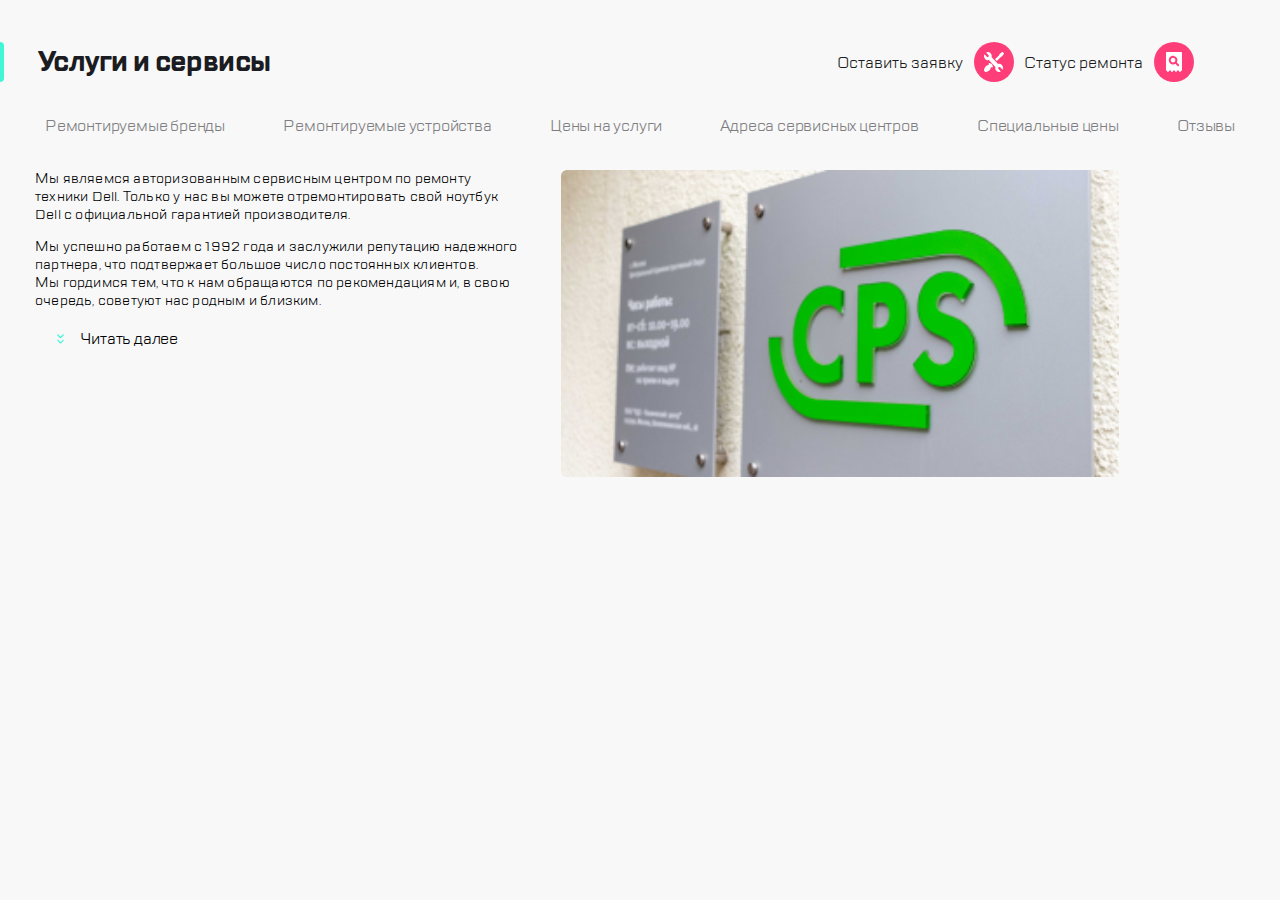
<file: FirstMaket.html>
<!DOCTYPE html>
<html lang="ru">

<head>
  <meta charset="utf-8">
  <meta name="viewport" content="width=device-width, initial-scale=1">
  <link rel="stylesheet" type="text/css" href="css/styles.css">
  <link rel="stylesheet" href="fonts/stylesheet.css">
  <title> Первая верстка макета </title>
</head>
<body>
  <header class="upper-menu">
    <ul class="upper-menu__items">
      <li class="upper-menu__item"><a href="#"><img src="/img/burger.svg" width="40px" height="40px" alt="Бургер-кнопка"></a></li>
      <li class="upper-menu__item divider"><img src="/img/divider.svg" alt="разделитель"></li>
      <li class="upper-menu__item"><img src="/img/Group.svg" alt="Аббревиатура GPS"></li>
      <li class="upper-menu__item call"><a href="#"><img src="/img/call.svg" alt="Позвонить"> </a></li>
      <li class="upper-menu__item chat"><a href="#"><img src="/img/chat.svg" alt="Написать"></a></li>
      <li class="upper-menu__item profile"><a href="#"><img src="/img/profile.svg" alt="Профиль"></a></li>
      <li class="upper-menu__item"><img src="/img/divider.svg" alt="Разделитель"></li>
      <li class="upper-menu__item"><a href="#"><img src="/img/repair.svg" width="40px" height="40px" alt="Статус ремонта"></a> </li>
      <li class="upper-menu__item"><a href="#"><img src="/img/checkstatus.svg" width="40px" height="40px"alt="Чек-статус"></a></li>
    </ul>
  </header>

  <main class="main">
    <div class="title">
      <div class="title__highlight"> </div>
      <h1 > Услуги и сервисы </h1>
      <ul class="title__container">
       <li class="title__a"> <a class="title__link" href="#"> Оставить заявку <img src="/img/repair.svg" width="40px" height="40px" alt="Оставить заявку" class="title__img"> </a></li>
       <li class="title__a"> <a class="title__link" href="#"> Статус ремонта <img src="/img/checkstatus.svg" width="40px" height="40px" alt="Статус ремонта" class="title__img"> </a></li>
      </ul>
      
    </div>
    <nav class="navigation">
      <ul class="menu">
        <li class="menu__li"><a href="#">Ремонтируемые бренды</a></li>
        <li class="menu__li"><a href="#">Ремонтируемые устройства</a></li>
        <li class="menu__li"><a href="#">Цены на услуги</a></li>
        <li class="menu__li"><a href="#">Адреса сервисных центров</a></li>
        <li class="menu__li"><a href="#">Специальные цены</a></li>
        <li class="menu__li"><a href="#">Отзывы</a></li>
  
      </ul>
    </nav>
    <section class="section">
      <div class="first-block">
        <div class="first-block__text">
          <p class="first-block__text-one">
            Мы являемся авторизованным сервисным центром
            по ремонту техники Dell.
            Только у нас вы можете отремонтировать свой ноутбук Dell
            с официальной гарантией производителя.
          </p>
          <p class="first-block__text-two">
            Мы успешно работаем с 1992 года и заслужили репутацию надежного партнера, что подтвержает большое число постоянных клиентов. </p>
          <p class="first-block__text-three">
         Мы гордимся тем, что к нам обращаются по рекомендациям и,
            в свою очередь, советуют нас родным и близким.
          </p>
          <button type="button" class="first-block__read-next">
            <img src="/img/icon.svg" class="firs-block__read-icon">
            <span class="firs-block__next-text"> Читать далее </span>
          </button>
        </div>
        <img src="/img/_MG_3223.png" alt="GPS" class="first-block__image">
      </div>
    </section>
  </main>
</body>

</html>
</file>
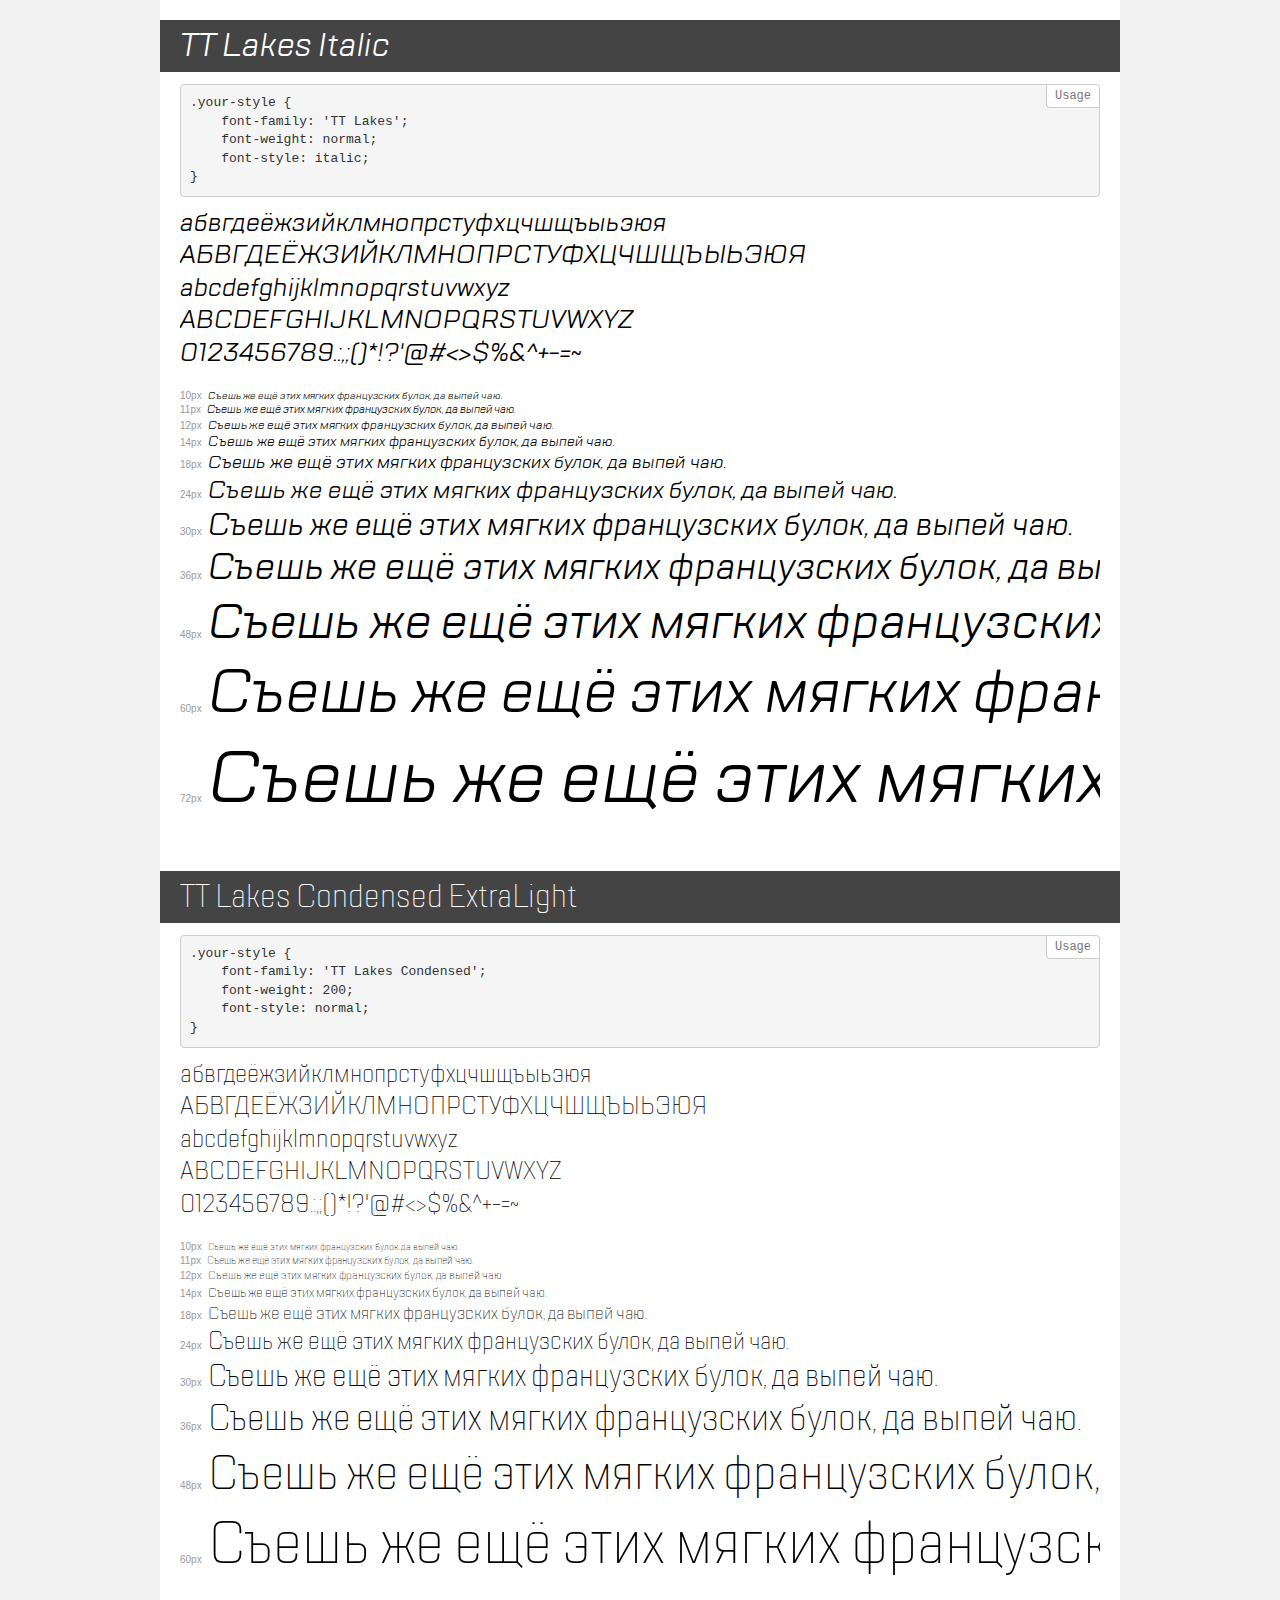
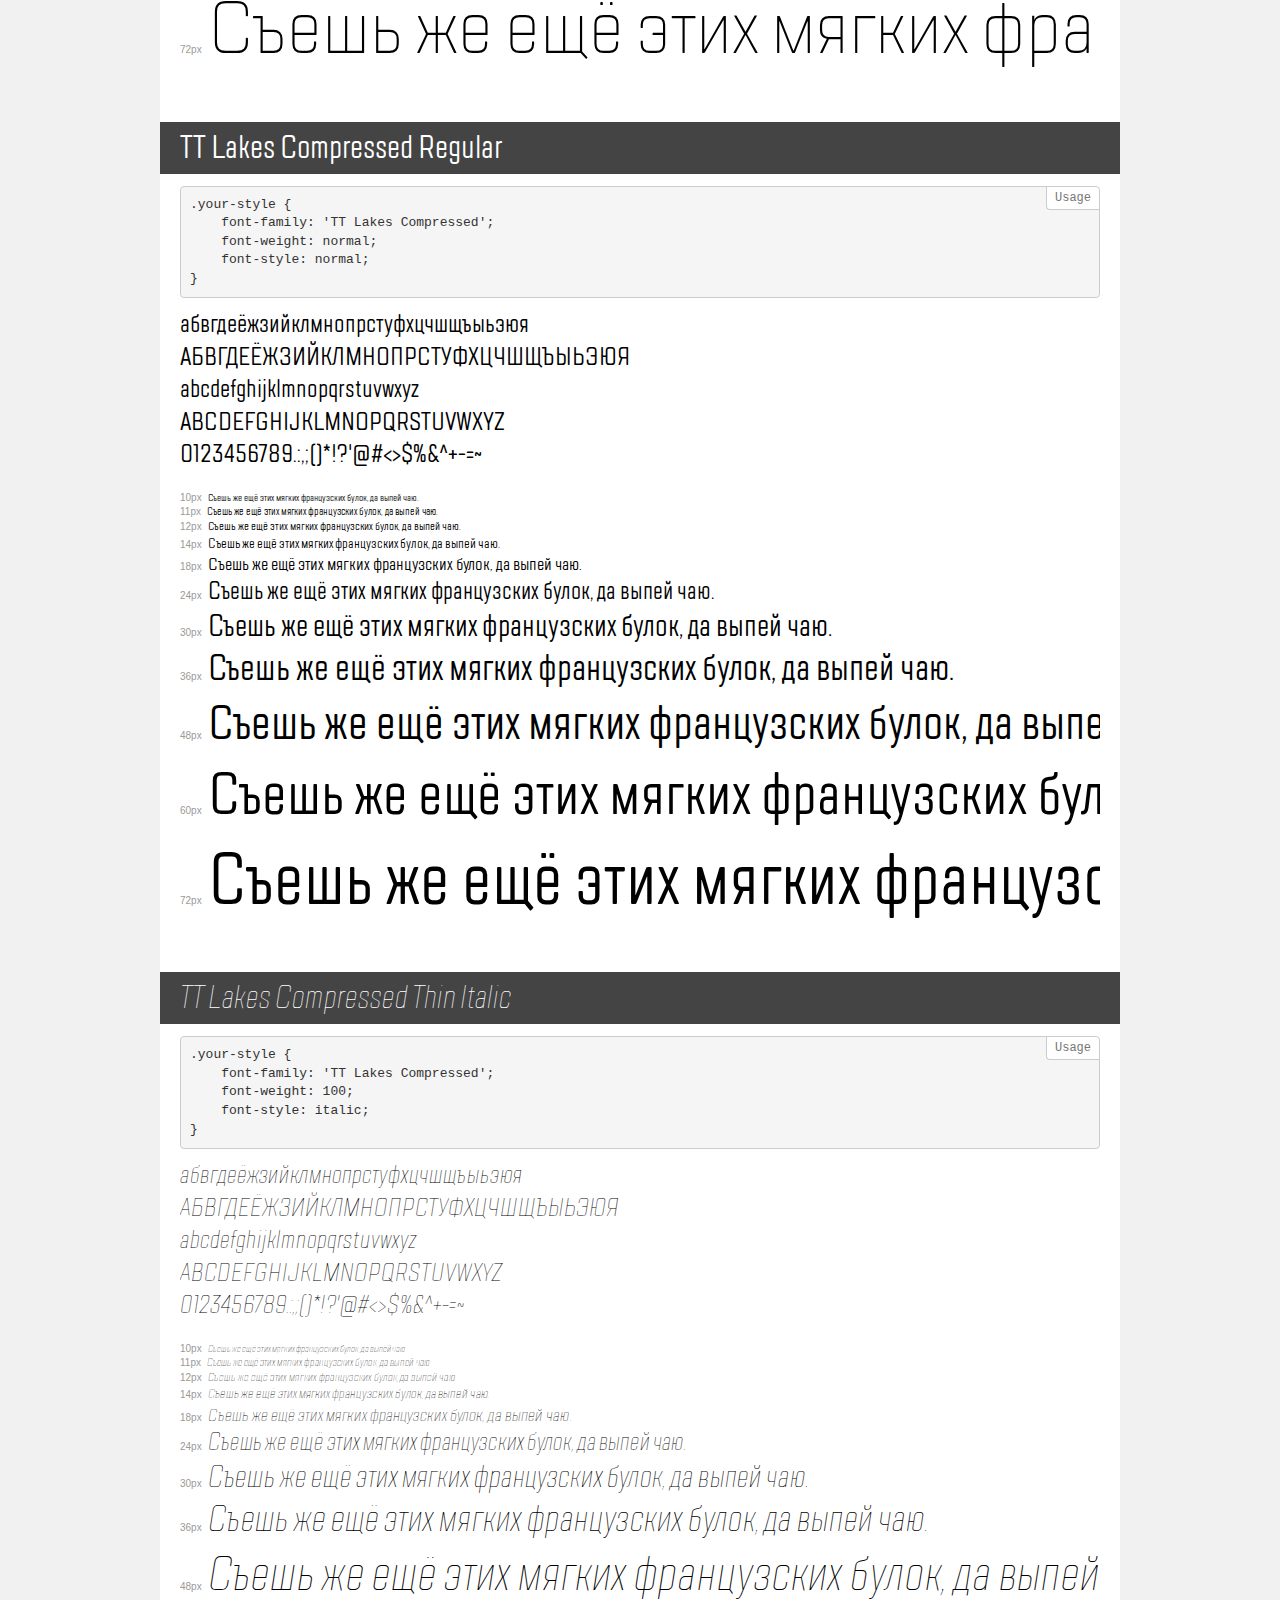
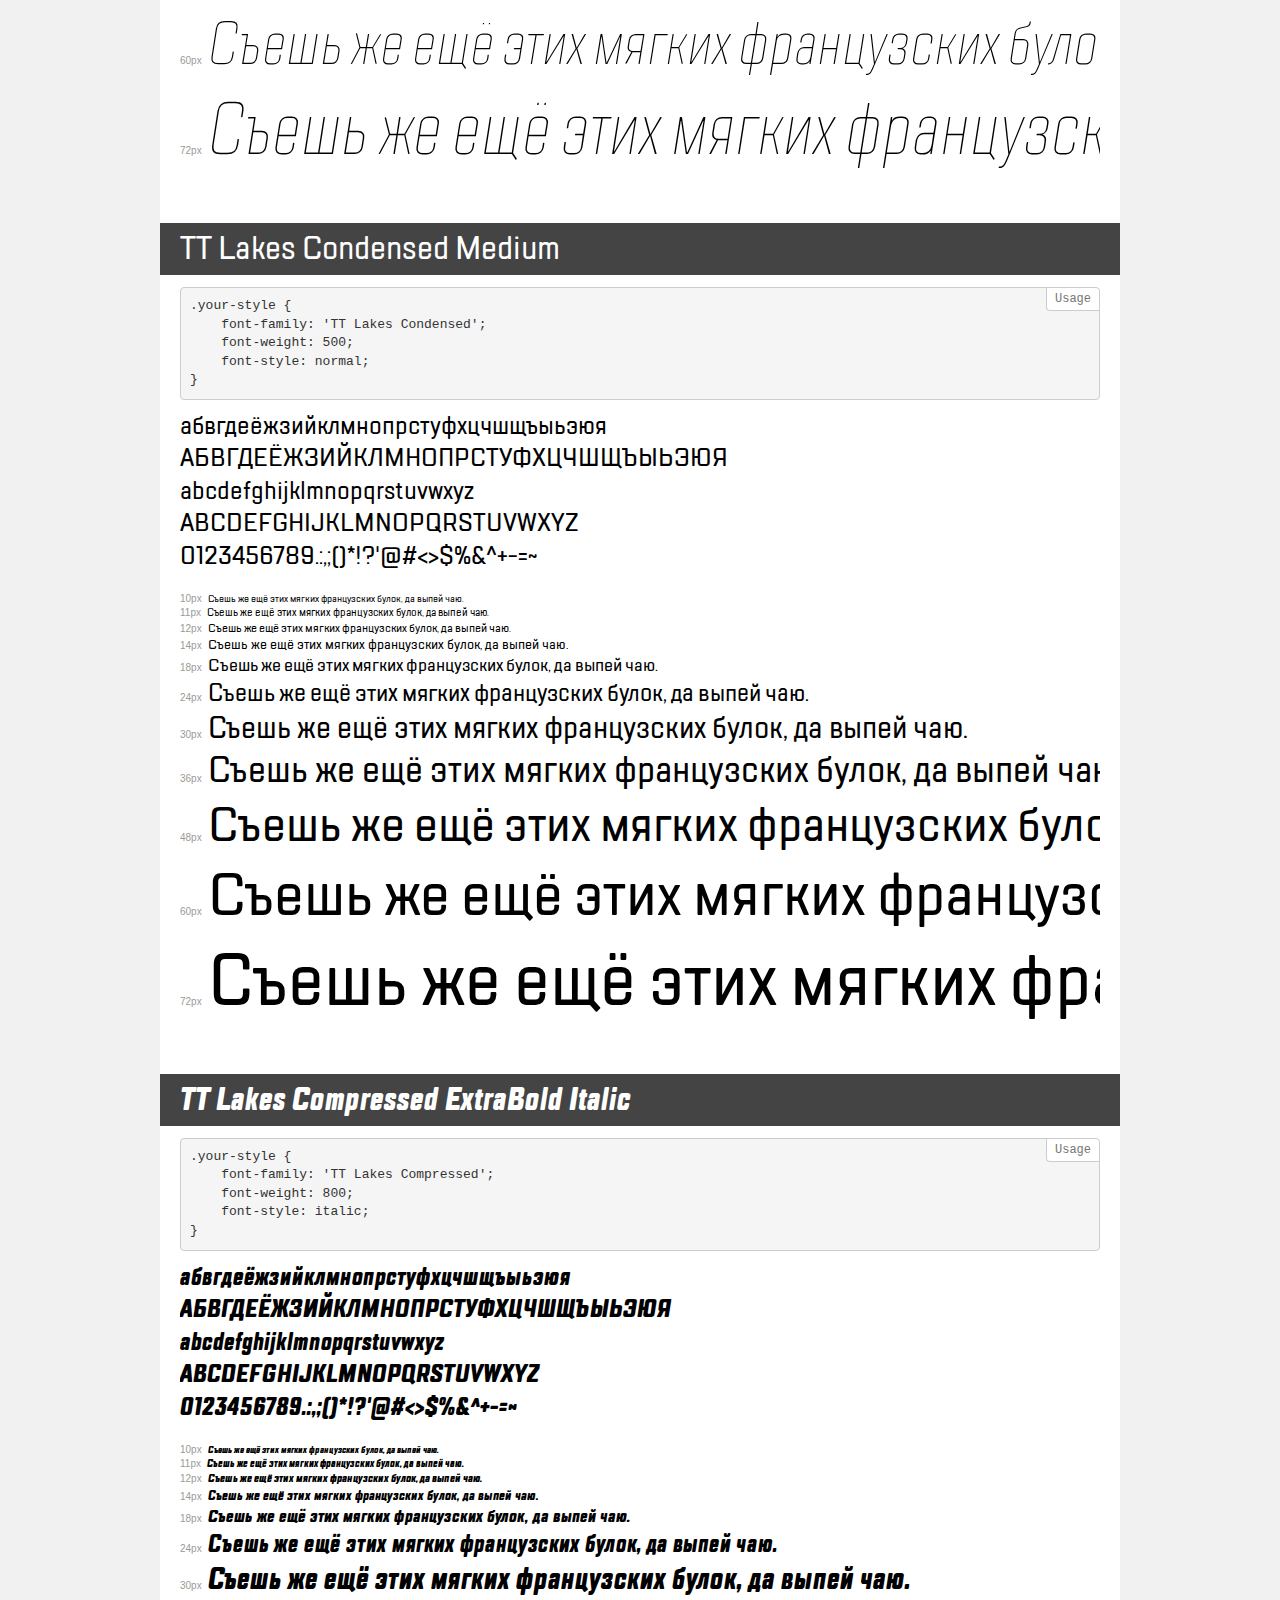
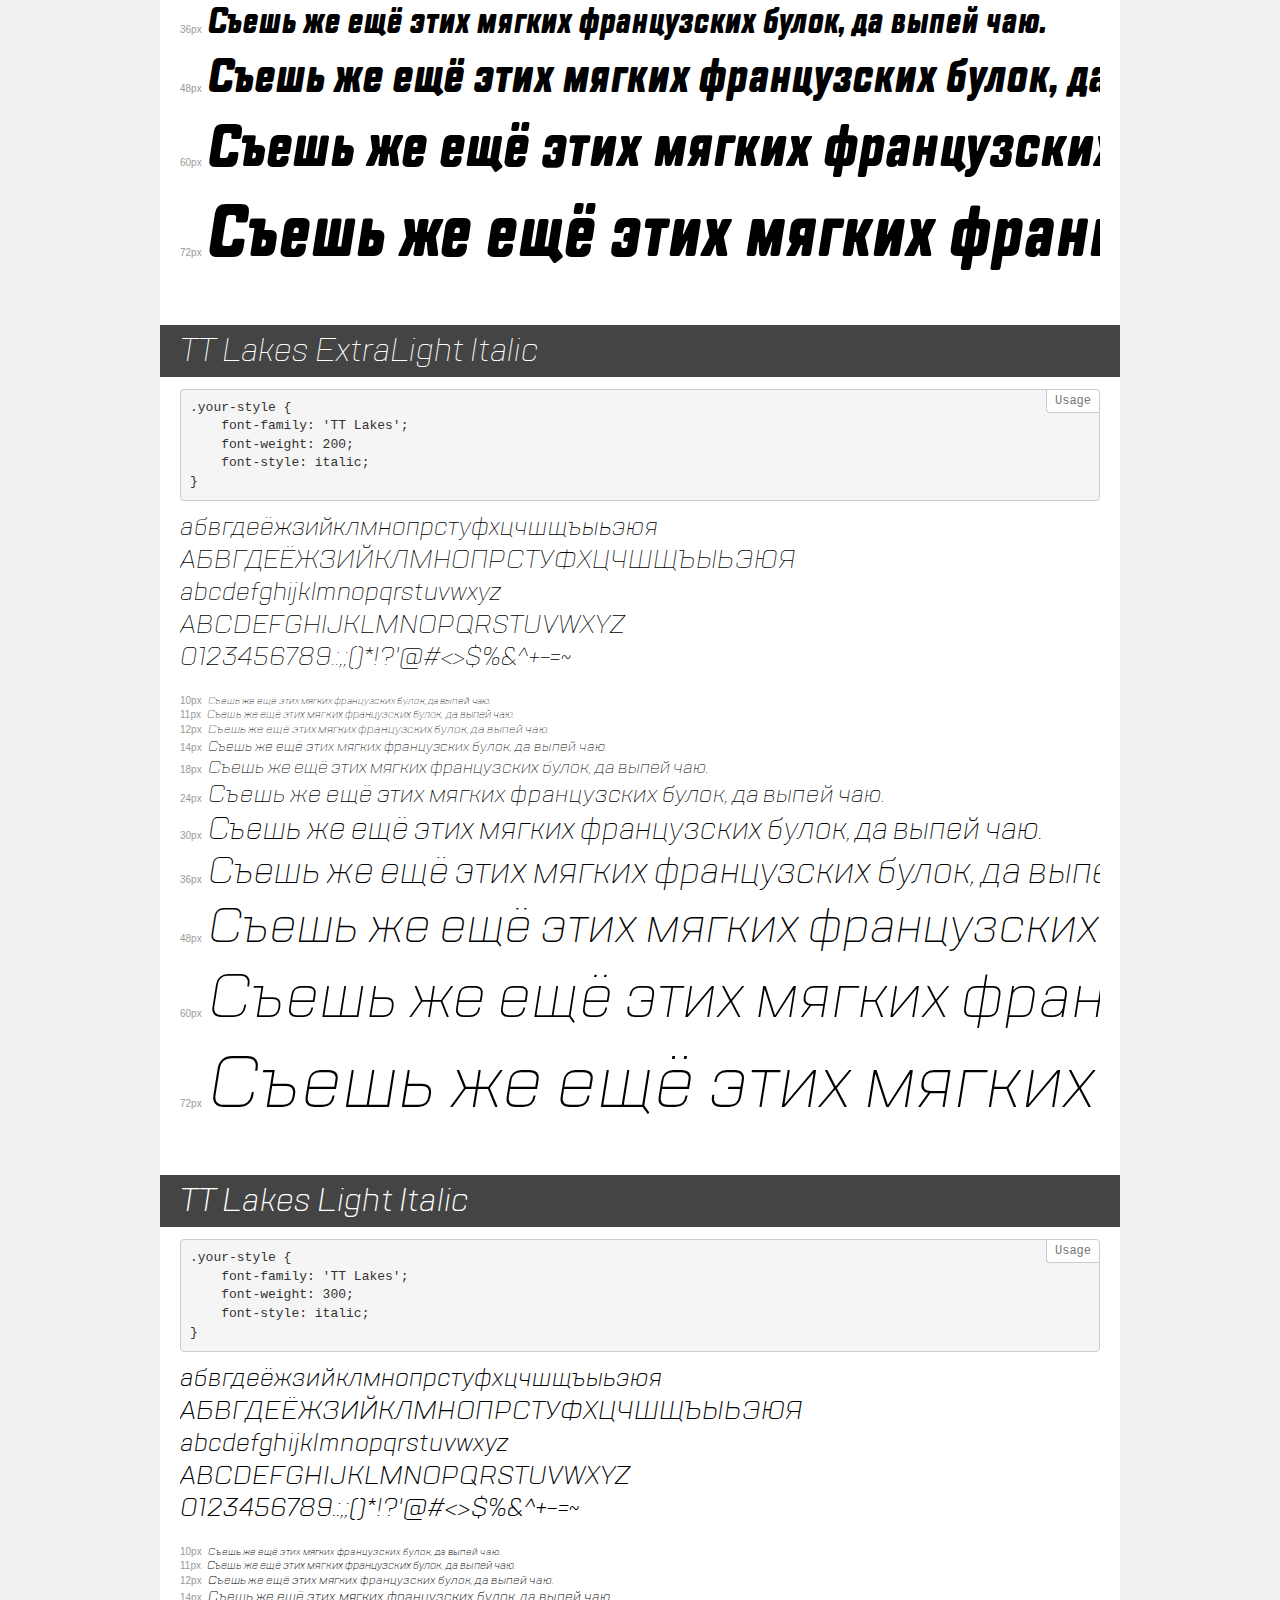
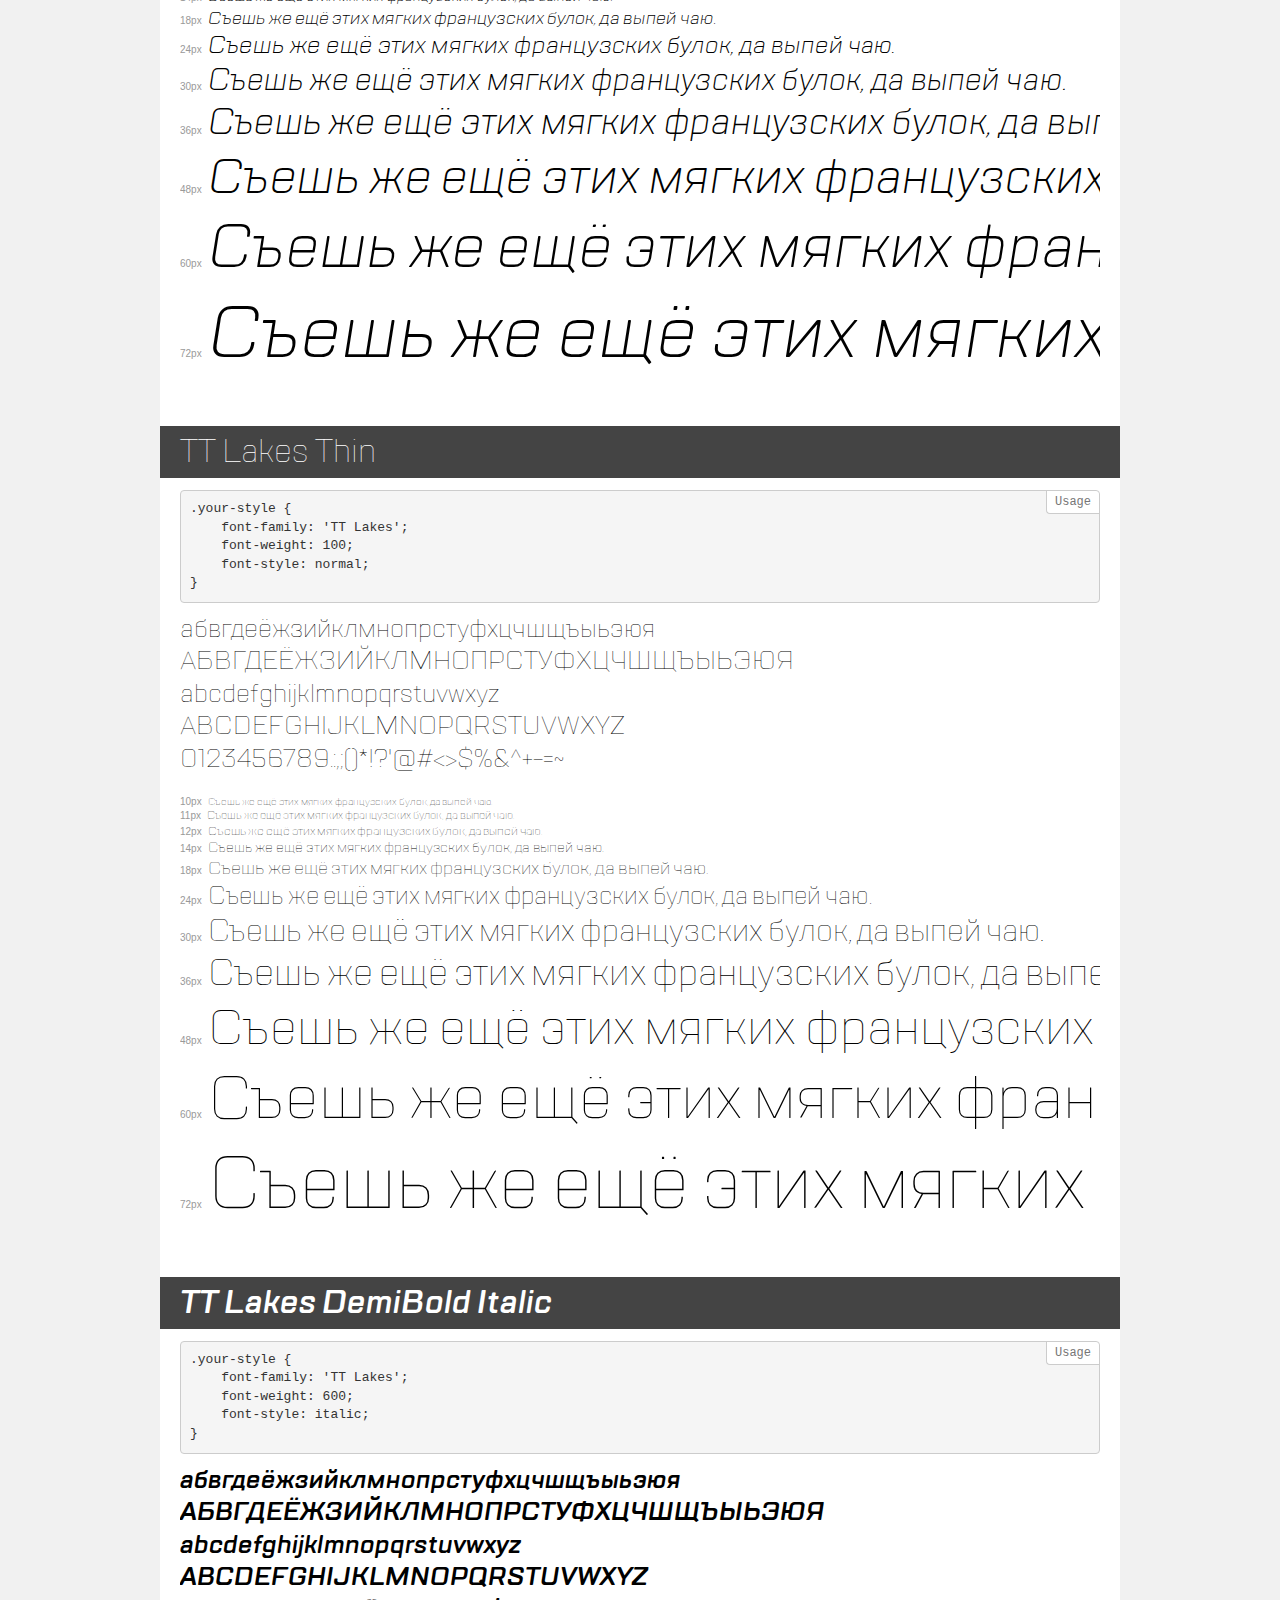
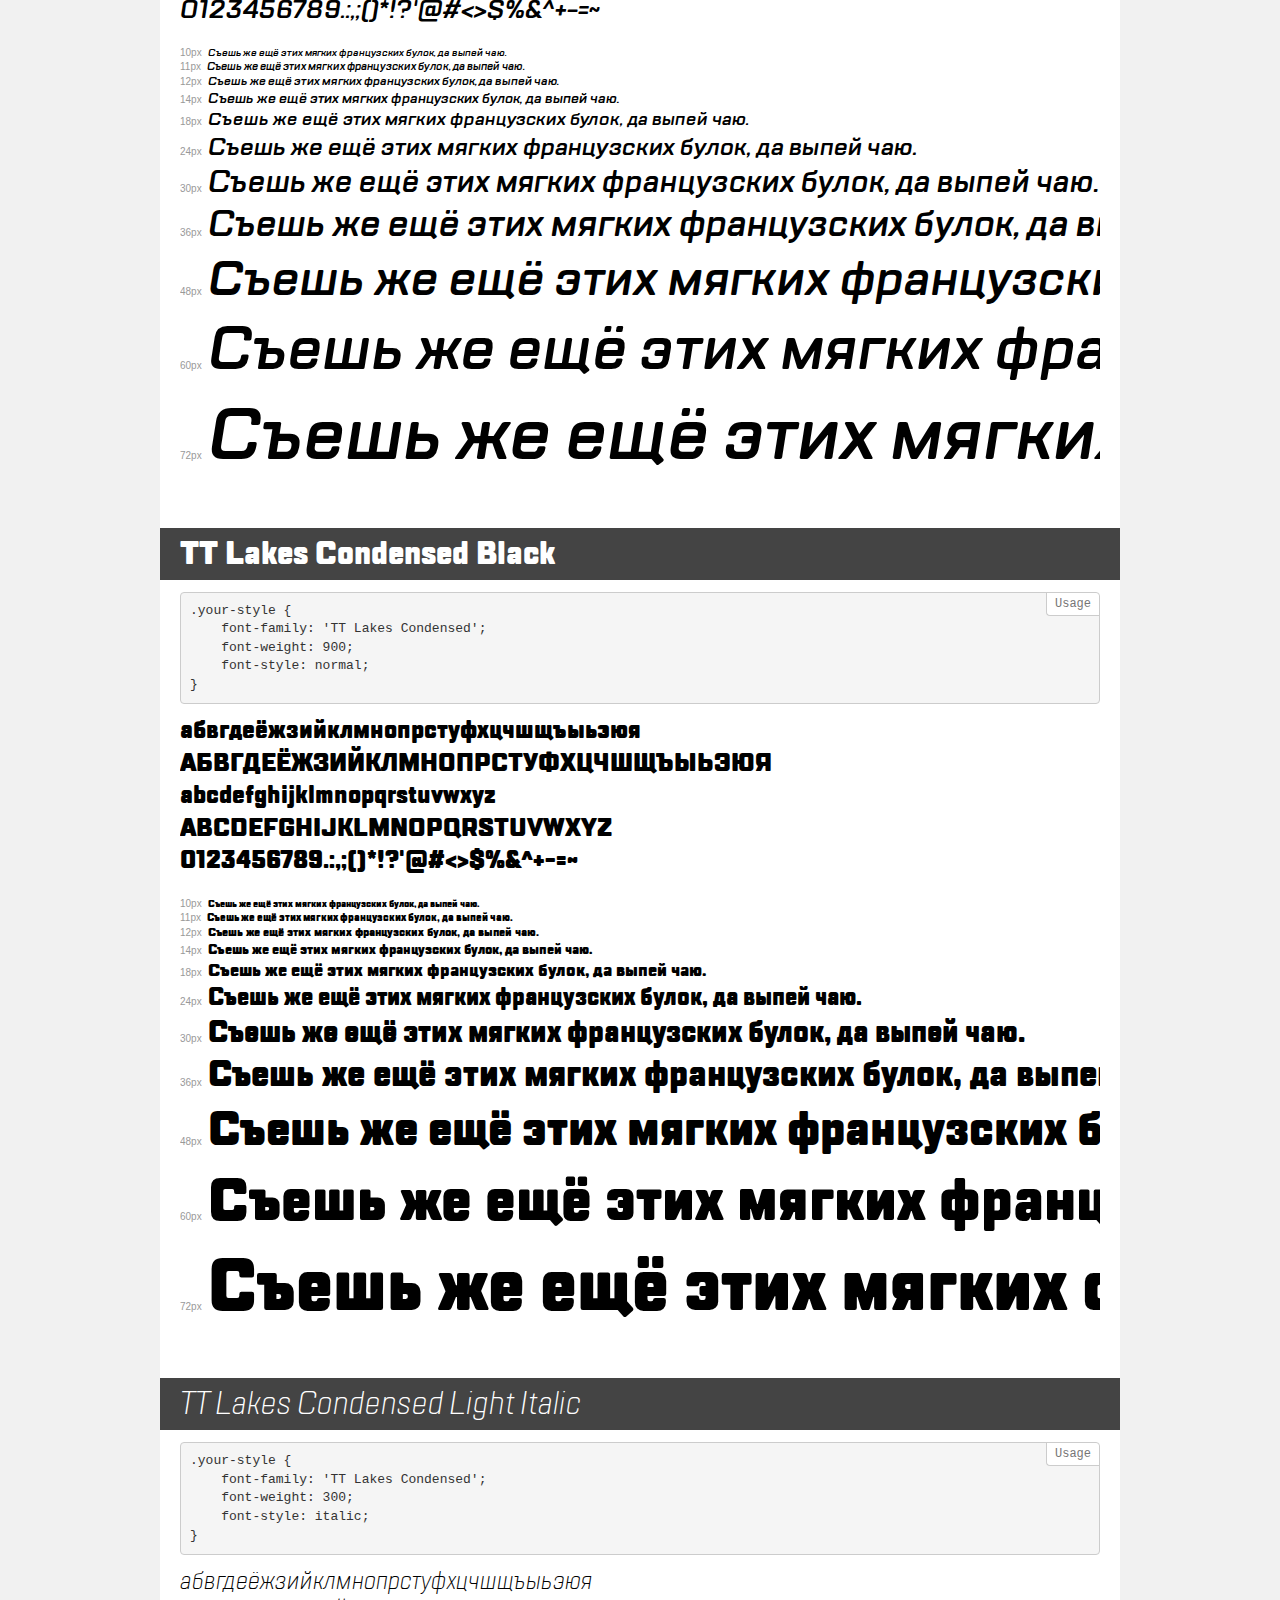
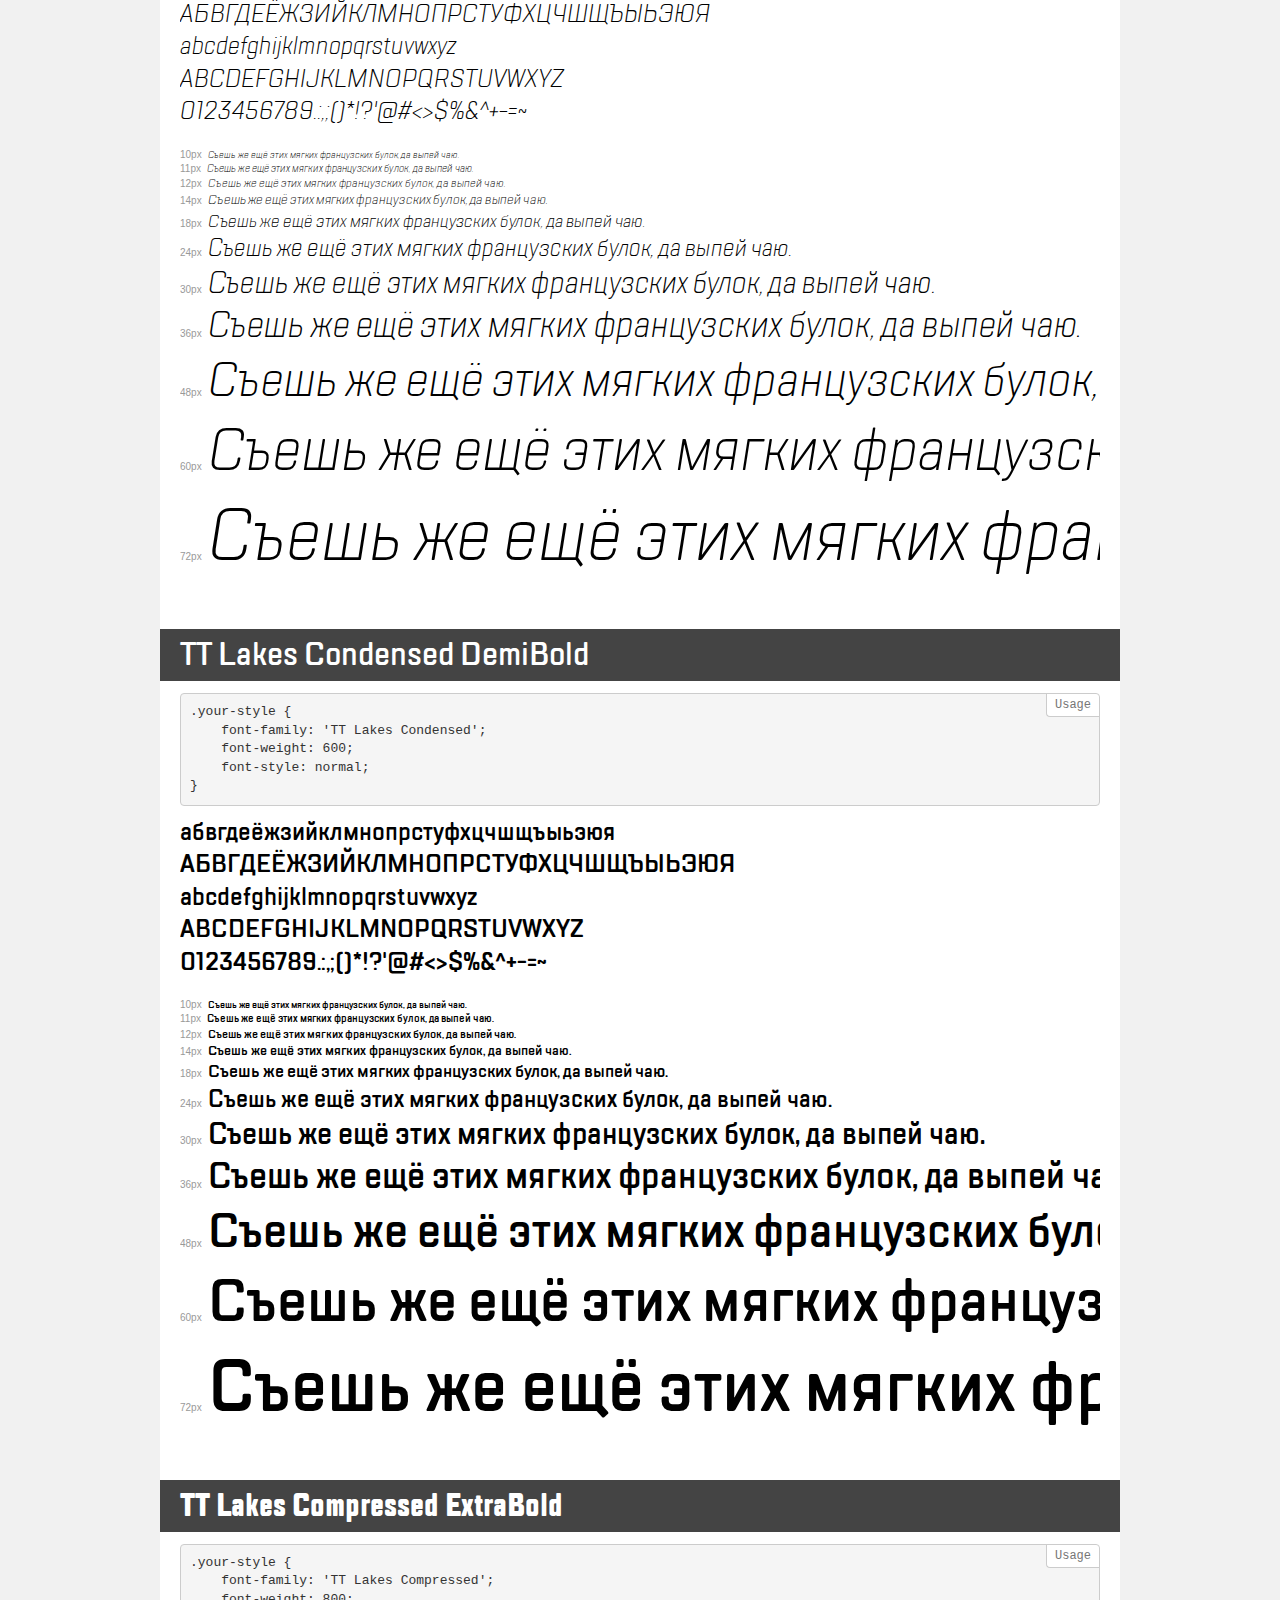
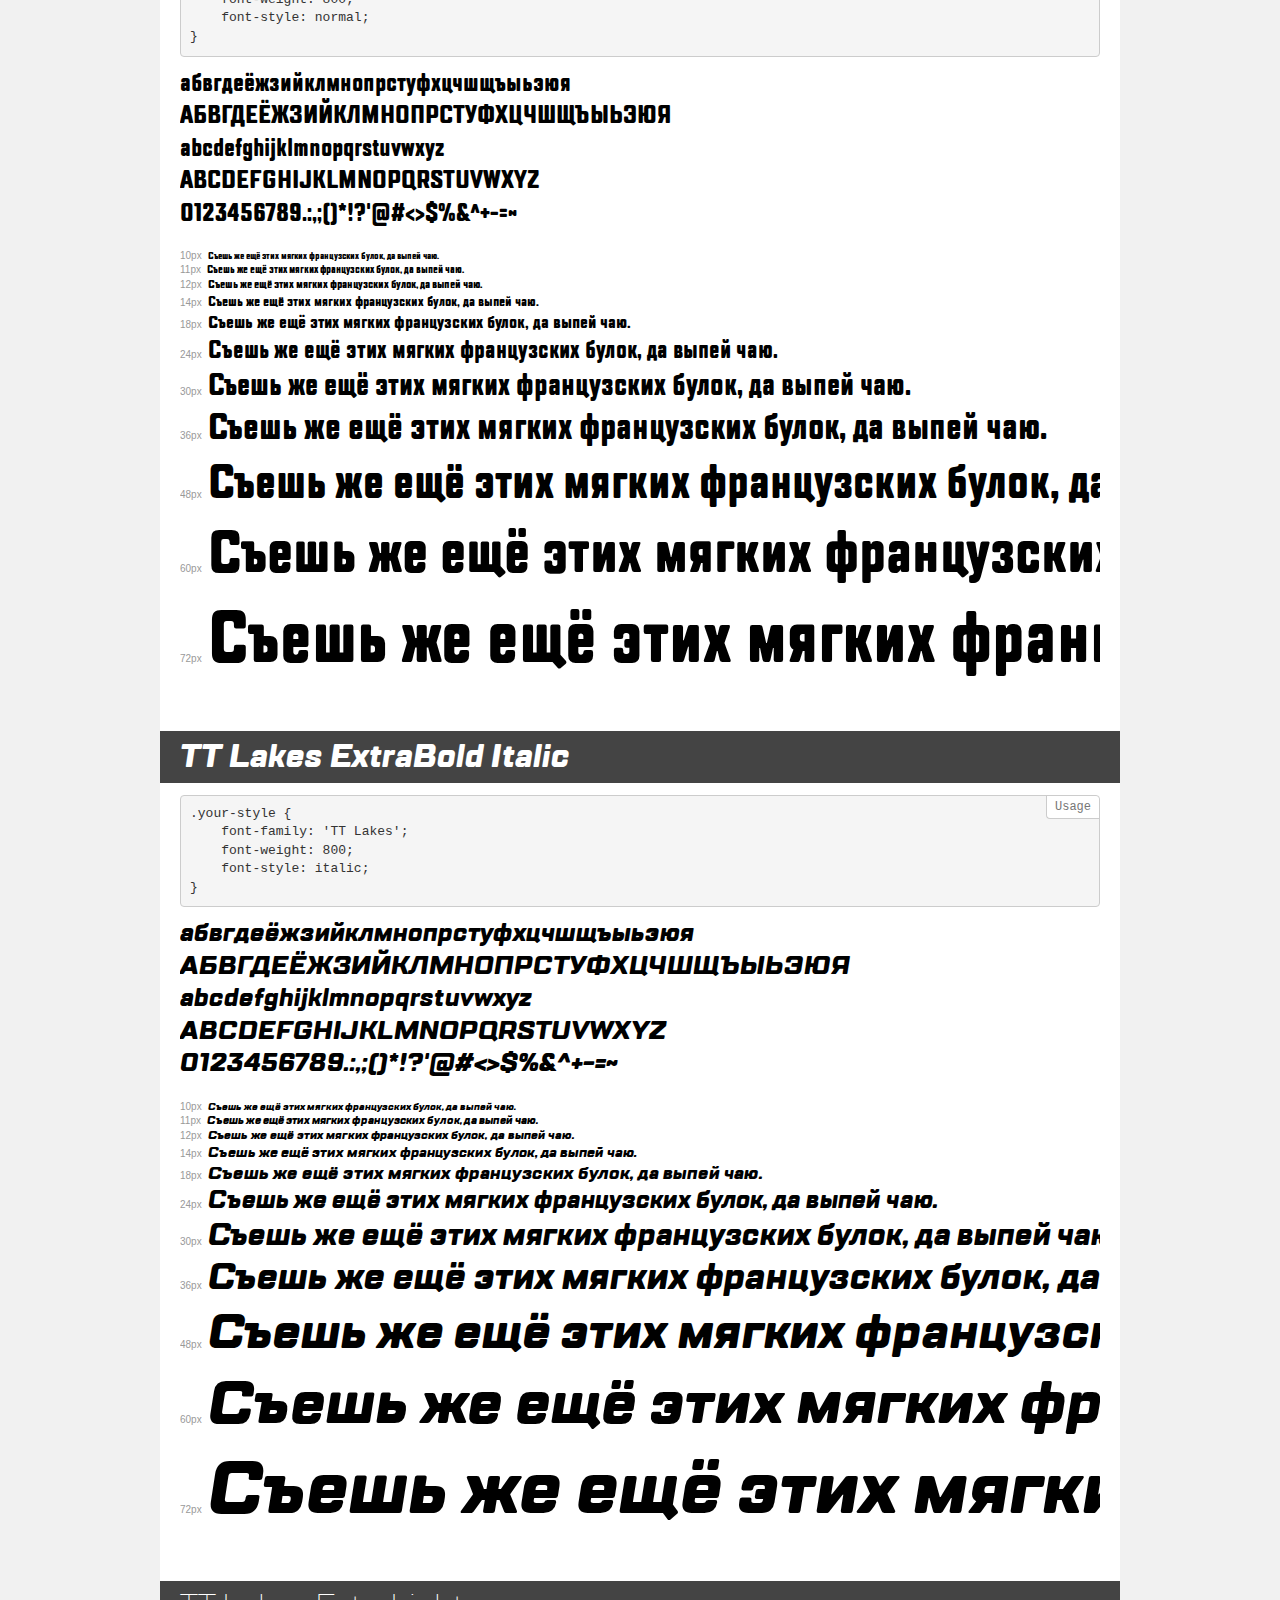
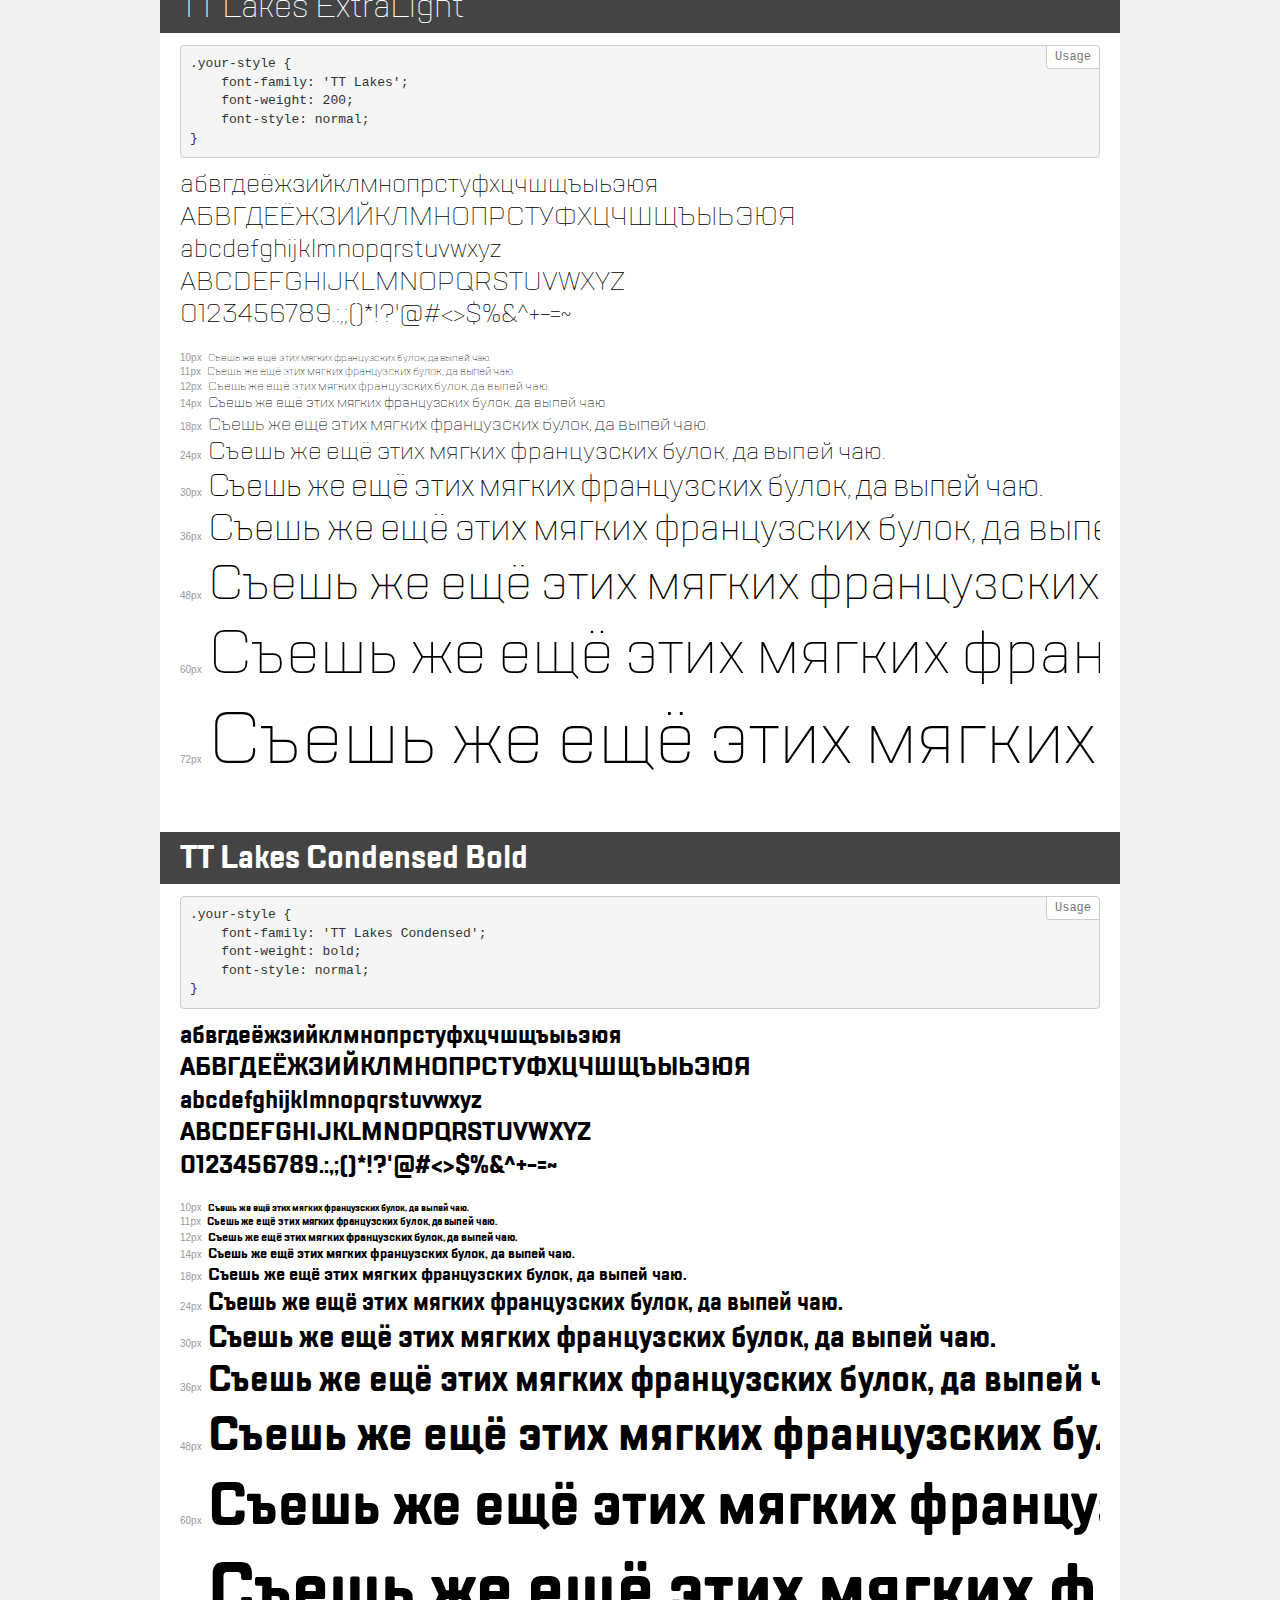
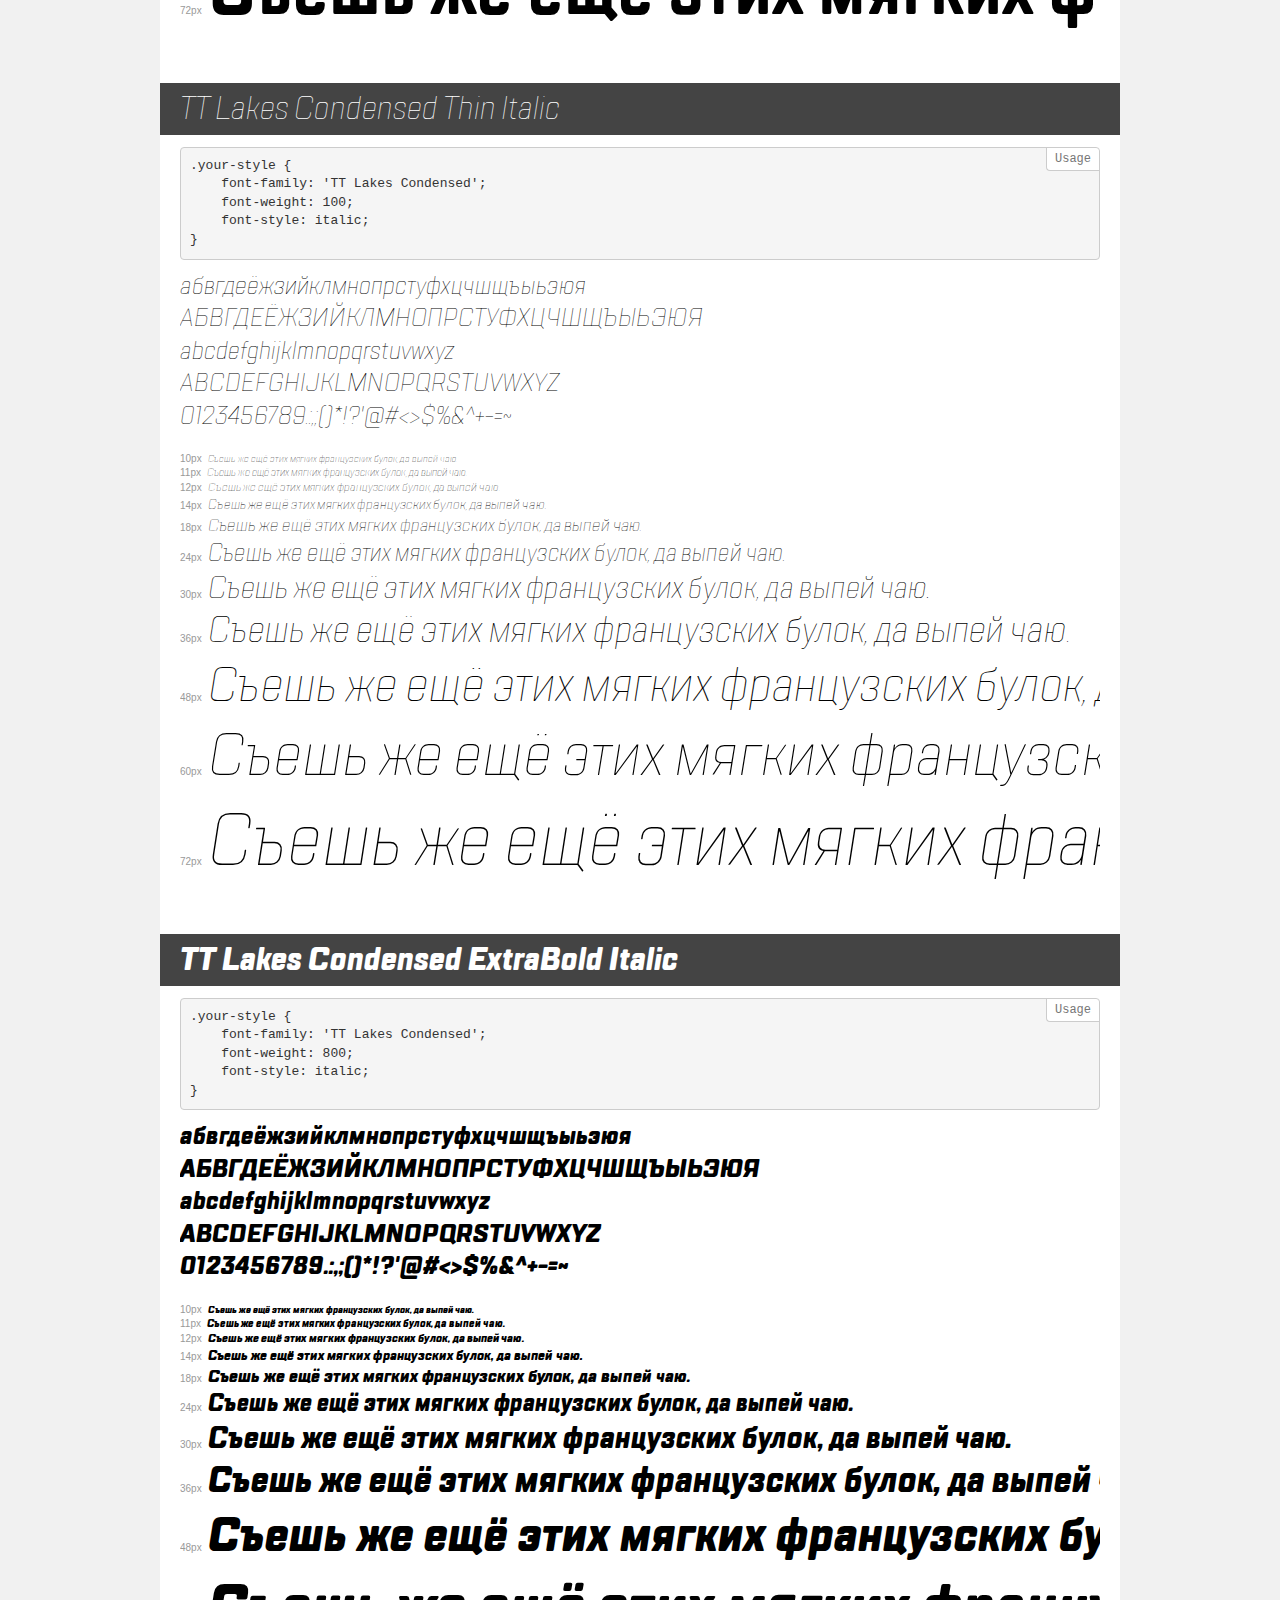
<file: fonts/demo.html>
<!DOCTYPE html>
<html>
<head>
    <meta charset="utf-8">
    <meta http-equiv="X-UA-Compatible" content="IE=edge">
    <meta name="viewport" content="width=device-width, initial-scale=1">
    <meta name="robots" content="noindex, noarchive">
    <meta name="format-detection" content="telephone=no">
    <title>Transfonter demo</title>
    <link href="stylesheet.css" rel="stylesheet">
    <style>
        /*
        http://meyerweb.com/eric/tools/css/reset/
        v2.0 | 20110126
        License: none (public domain)
        */
        html, body, div, span, applet, object, iframe,
        h1, h2, h3, h4, h5, h6, p, blockquote, pre,
        a, abbr, acronym, address, big, cite, code,
        del, dfn, em, img, ins, kbd, q, s, samp,
        small, strike, strong, sub, sup, tt, var,
        b, u, i, center,
        dl, dt, dd, ol, ul, li,
        fieldset, form, label, legend,
        table, caption, tbody, tfoot, thead, tr, th, td,
        article, aside, canvas, details, embed,
        figure, figcaption, footer, header, hgroup,
        menu, nav, output, ruby, section, summary,
        time, mark, audio, video {
            margin: 0;
            padding: 0;
            border: 0;
            font-size: 100%;
            font: inherit;
            vertical-align: baseline;
        }
        /* HTML5 display-role reset for older browsers */
        article, aside, details, figcaption, figure,
        footer, header, hgroup, menu, nav, section {
            display: block;
        }
        body {
            line-height: 1;
        }
        ol, ul {
            list-style: none;
        }
        blockquote, q {
            quotes: none;
        }
        blockquote:before, blockquote:after,
        q:before, q:after {
            content: '';
            content: none;
        }
        table {
            border-collapse: collapse;
            border-spacing: 0;
        }
        /* common styles */
        body {
            background: #f1f1f1;
            color: #000;
        }
        .page {
            background: #fff;
            width: 920px;
            margin: 0 auto;
            padding: 20px 20px 0 20px;
            overflow: hidden;
        }
        .font-container {
            overflow-x: auto;
            overflow-y: hidden;
            margin-bottom: 40px;
            line-height: 1.3;
            white-space: nowrap;
            padding-bottom: 5px;
        }
        h1 {
            position: relative;
            background: #444;
            font-size: 32px;
            color: #fff;
            padding: 10px 20px;
            margin: 0 -20px 12px -20px;
        }
        .letters {
            font-size: 25px;
            margin-bottom: 20px;
        }
        .s10:before {
            content: '10px';
        }
        .s11:before {
            content: '11px';
        }
        .s12:before {
            content: '12px';
        }
        .s14:before {
            content: '14px';
        }
        .s18:before {
            content: '18px';
        }
        .s24:before {
            content: '24px';
        }
        .s30:before {
            content: '30px';
        }
        .s36:before {
            content: '36px';
        }
        .s48:before {
            content: '48px';
        }
        .s60:before {
            content: '60px';
        }
        .s72:before {
            content: '72px';
        }
        .s10:before, .s11:before, .s12:before, .s14:before,
        .s18:before, .s24:before, .s30:before, .s36:before,
        .s48:before, .s60:before, .s72:before {
            font-family: Arial, sans-serif;
            font-size: 10px;
            font-weight: normal;
            font-style: normal;
            color: #999;
            padding-right: 6px;
        }
        pre {
            display: block;
            position: relative;
            padding: 9px;
            margin: 0 0 10px;
            font-family: Monaco, Menlo, Consolas, "Courier New", monospace !important;
            font-size: 13px;
            line-height: 1.428571429;
            color: #333;
            font-weight: normal !important;
            font-style: normal !important;
            background-color: #f5f5f5;
            border: 1px solid #ccc;
            overflow-x: auto;
            border-radius: 4px;
        }
        pre:after {
            display: block;
            position: absolute;
            right: 0;
            top: 0;
            content: 'Usage';
            line-height: 1;
            padding: 5px 8px;
            font-size: 12px;
            color: #767676;
            background-color: #fff;
            border: 1px solid #ccc;
            border-right: none;
            border-top: none;
            border-radius: 0 4px 0 4px;
            z-index: 10;
        }
        /* responsive */
        @media (max-width: 959px) {
            .page {
                width: auto;
                margin: 0;
            }
        }
    </style>
</head>
<body>
<div class="page">
    <div class="demo" style="font-family: 'TT Lakes'; font-weight: normal; font-style: italic;">
        <h1>TT Lakes Italic</h1>
        <pre>.your-style {
    font-family: 'TT Lakes';
    font-weight: normal;
    font-style: italic;
}</pre>
        <div class="font-container">
            <p class="letters">
                абвгдеёжзийклмнопрстуфхцчшщъыьэюя<br>
АБВГДЕЁЖЗИЙКЛМНОПРСТУФХЦЧШЩЪЫЬЭЮЯ<br>
abcdefghijklmnopqrstuvwxyz<br>
ABCDEFGHIJKLMNOPQRSTUVWXYZ<br>
                0123456789.:,;()*!?'@#<>$%&^+-=~
            </p>
            <p class="s10" style="font-size: 10px;">Съешь же ещё этих мягких французских булок, да выпей чаю.</p>
            <p class="s11" style="font-size: 11px;">Съешь же ещё этих мягких французских булок, да выпей чаю.</p>
            <p class="s12" style="font-size: 12px;">Съешь же ещё этих мягких французских булок, да выпей чаю.</p>
            <p class="s14" style="font-size: 14px;">Съешь же ещё этих мягких французских булок, да выпей чаю.</p>
            <p class="s18" style="font-size: 18px;">Съешь же ещё этих мягких французских булок, да выпей чаю.</p>
            <p class="s24" style="font-size: 24px;">Съешь же ещё этих мягких французских булок, да выпей чаю.</p>
            <p class="s30" style="font-size: 30px;">Съешь же ещё этих мягких французских булок, да выпей чаю.</p>
            <p class="s36" style="font-size: 36px;">Съешь же ещё этих мягких французских булок, да выпей чаю.</p>
            <p class="s48" style="font-size: 48px;">Съешь же ещё этих мягких французских булок, да выпей чаю.</p>
            <p class="s60" style="font-size: 60px;">Съешь же ещё этих мягких французских булок, да выпей чаю.</p>
            <p class="s72" style="font-size: 72px;">Съешь же ещё этих мягких французских булок, да выпей чаю.</p>
        </div>
    </div>
    <div class="demo" style="font-family: 'TT Lakes Condensed'; font-weight: 200; font-style: normal;">
        <h1>TT Lakes Condensed ExtraLight</h1>
        <pre>.your-style {
    font-family: 'TT Lakes Condensed';
    font-weight: 200;
    font-style: normal;
}</pre>
        <div class="font-container">
            <p class="letters">
                абвгдеёжзийклмнопрстуфхцчшщъыьэюя<br>
АБВГДЕЁЖЗИЙКЛМНОПРСТУФХЦЧШЩЪЫЬЭЮЯ<br>
abcdefghijklmnopqrstuvwxyz<br>
ABCDEFGHIJKLMNOPQRSTUVWXYZ<br>
                0123456789.:,;()*!?'@#<>$%&^+-=~
            </p>
            <p class="s10" style="font-size: 10px;">Съешь же ещё этих мягких французских булок, да выпей чаю.</p>
            <p class="s11" style="font-size: 11px;">Съешь же ещё этих мягких французских булок, да выпей чаю.</p>
            <p class="s12" style="font-size: 12px;">Съешь же ещё этих мягких французских булок, да выпей чаю.</p>
            <p class="s14" style="font-size: 14px;">Съешь же ещё этих мягких французских булок, да выпей чаю.</p>
            <p class="s18" style="font-size: 18px;">Съешь же ещё этих мягких французских булок, да выпей чаю.</p>
            <p class="s24" style="font-size: 24px;">Съешь же ещё этих мягких французских булок, да выпей чаю.</p>
            <p class="s30" style="font-size: 30px;">Съешь же ещё этих мягких французских булок, да выпей чаю.</p>
            <p class="s36" style="font-size: 36px;">Съешь же ещё этих мягких французских булок, да выпей чаю.</p>
            <p class="s48" style="font-size: 48px;">Съешь же ещё этих мягких французских булок, да выпей чаю.</p>
            <p class="s60" style="font-size: 60px;">Съешь же ещё этих мягких французских булок, да выпей чаю.</p>
            <p class="s72" style="font-size: 72px;">Съешь же ещё этих мягких французских булок, да выпей чаю.</p>
        </div>
    </div>
    <div class="demo" style="font-family: 'TT Lakes Compressed'; font-weight: normal; font-style: normal;">
        <h1>TT Lakes Compressed Regular</h1>
        <pre>.your-style {
    font-family: 'TT Lakes Compressed';
    font-weight: normal;
    font-style: normal;
}</pre>
        <div class="font-container">
            <p class="letters">
                абвгдеёжзийклмнопрстуфхцчшщъыьэюя<br>
АБВГДЕЁЖЗИЙКЛМНОПРСТУФХЦЧШЩЪЫЬЭЮЯ<br>
abcdefghijklmnopqrstuvwxyz<br>
ABCDEFGHIJKLMNOPQRSTUVWXYZ<br>
                0123456789.:,;()*!?'@#<>$%&^+-=~
            </p>
            <p class="s10" style="font-size: 10px;">Съешь же ещё этих мягких французских булок, да выпей чаю.</p>
            <p class="s11" style="font-size: 11px;">Съешь же ещё этих мягких французских булок, да выпей чаю.</p>
            <p class="s12" style="font-size: 12px;">Съешь же ещё этих мягких французских булок, да выпей чаю.</p>
            <p class="s14" style="font-size: 14px;">Съешь же ещё этих мягких французских булок, да выпей чаю.</p>
            <p class="s18" style="font-size: 18px;">Съешь же ещё этих мягких французских булок, да выпей чаю.</p>
            <p class="s24" style="font-size: 24px;">Съешь же ещё этих мягких французских булок, да выпей чаю.</p>
            <p class="s30" style="font-size: 30px;">Съешь же ещё этих мягких французских булок, да выпей чаю.</p>
            <p class="s36" style="font-size: 36px;">Съешь же ещё этих мягких французских булок, да выпей чаю.</p>
            <p class="s48" style="font-size: 48px;">Съешь же ещё этих мягких французских булок, да выпей чаю.</p>
            <p class="s60" style="font-size: 60px;">Съешь же ещё этих мягких французских булок, да выпей чаю.</p>
            <p class="s72" style="font-size: 72px;">Съешь же ещё этих мягких французских булок, да выпей чаю.</p>
        </div>
    </div>
    <div class="demo" style="font-family: 'TT Lakes Compressed'; font-weight: 100; font-style: italic;">
        <h1>TT Lakes Compressed Thin Italic</h1>
        <pre>.your-style {
    font-family: 'TT Lakes Compressed';
    font-weight: 100;
    font-style: italic;
}</pre>
        <div class="font-container">
            <p class="letters">
                абвгдеёжзийклмнопрстуфхцчшщъыьэюя<br>
АБВГДЕЁЖЗИЙКЛМНОПРСТУФХЦЧШЩЪЫЬЭЮЯ<br>
abcdefghijklmnopqrstuvwxyz<br>
ABCDEFGHIJKLMNOPQRSTUVWXYZ<br>
                0123456789.:,;()*!?'@#<>$%&^+-=~
            </p>
            <p class="s10" style="font-size: 10px;">Съешь же ещё этих мягких французских булок, да выпей чаю.</p>
            <p class="s11" style="font-size: 11px;">Съешь же ещё этих мягких французских булок, да выпей чаю.</p>
            <p class="s12" style="font-size: 12px;">Съешь же ещё этих мягких французских булок, да выпей чаю.</p>
            <p class="s14" style="font-size: 14px;">Съешь же ещё этих мягких французских булок, да выпей чаю.</p>
            <p class="s18" style="font-size: 18px;">Съешь же ещё этих мягких французских булок, да выпей чаю.</p>
            <p class="s24" style="font-size: 24px;">Съешь же ещё этих мягких французских булок, да выпей чаю.</p>
            <p class="s30" style="font-size: 30px;">Съешь же ещё этих мягких французских булок, да выпей чаю.</p>
            <p class="s36" style="font-size: 36px;">Съешь же ещё этих мягких французских булок, да выпей чаю.</p>
            <p class="s48" style="font-size: 48px;">Съешь же ещё этих мягких французских булок, да выпей чаю.</p>
            <p class="s60" style="font-size: 60px;">Съешь же ещё этих мягких французских булок, да выпей чаю.</p>
            <p class="s72" style="font-size: 72px;">Съешь же ещё этих мягких французских булок, да выпей чаю.</p>
        </div>
    </div>
    <div class="demo" style="font-family: 'TT Lakes Condensed'; font-weight: 500; font-style: normal;">
        <h1>TT Lakes Condensed Medium</h1>
        <pre>.your-style {
    font-family: 'TT Lakes Condensed';
    font-weight: 500;
    font-style: normal;
}</pre>
        <div class="font-container">
            <p class="letters">
                абвгдеёжзийклмнопрстуфхцчшщъыьэюя<br>
АБВГДЕЁЖЗИЙКЛМНОПРСТУФХЦЧШЩЪЫЬЭЮЯ<br>
abcdefghijklmnopqrstuvwxyz<br>
ABCDEFGHIJKLMNOPQRSTUVWXYZ<br>
                0123456789.:,;()*!?'@#<>$%&^+-=~
            </p>
            <p class="s10" style="font-size: 10px;">Съешь же ещё этих мягких французских булок, да выпей чаю.</p>
            <p class="s11" style="font-size: 11px;">Съешь же ещё этих мягких французских булок, да выпей чаю.</p>
            <p class="s12" style="font-size: 12px;">Съешь же ещё этих мягких французских булок, да выпей чаю.</p>
            <p class="s14" style="font-size: 14px;">Съешь же ещё этих мягких французских булок, да выпей чаю.</p>
            <p class="s18" style="font-size: 18px;">Съешь же ещё этих мягких французских булок, да выпей чаю.</p>
            <p class="s24" style="font-size: 24px;">Съешь же ещё этих мягких французских булок, да выпей чаю.</p>
            <p class="s30" style="font-size: 30px;">Съешь же ещё этих мягких французских булок, да выпей чаю.</p>
            <p class="s36" style="font-size: 36px;">Съешь же ещё этих мягких французских булок, да выпей чаю.</p>
            <p class="s48" style="font-size: 48px;">Съешь же ещё этих мягких французских булок, да выпей чаю.</p>
            <p class="s60" style="font-size: 60px;">Съешь же ещё этих мягких французских булок, да выпей чаю.</p>
            <p class="s72" style="font-size: 72px;">Съешь же ещё этих мягких французских булок, да выпей чаю.</p>
        </div>
    </div>
    <div class="demo" style="font-family: 'TT Lakes Compressed'; font-weight: 800; font-style: italic;">
        <h1>TT Lakes Compressed ExtraBold Italic</h1>
        <pre>.your-style {
    font-family: 'TT Lakes Compressed';
    font-weight: 800;
    font-style: italic;
}</pre>
        <div class="font-container">
            <p class="letters">
                абвгдеёжзийклмнопрстуфхцчшщъыьэюя<br>
АБВГДЕЁЖЗИЙКЛМНОПРСТУФХЦЧШЩЪЫЬЭЮЯ<br>
abcdefghijklmnopqrstuvwxyz<br>
ABCDEFGHIJKLMNOPQRSTUVWXYZ<br>
                0123456789.:,;()*!?'@#<>$%&^+-=~
            </p>
            <p class="s10" style="font-size: 10px;">Съешь же ещё этих мягких французских булок, да выпей чаю.</p>
            <p class="s11" style="font-size: 11px;">Съешь же ещё этих мягких французских булок, да выпей чаю.</p>
            <p class="s12" style="font-size: 12px;">Съешь же ещё этих мягких французских булок, да выпей чаю.</p>
            <p class="s14" style="font-size: 14px;">Съешь же ещё этих мягких французских булок, да выпей чаю.</p>
            <p class="s18" style="font-size: 18px;">Съешь же ещё этих мягких французских булок, да выпей чаю.</p>
            <p class="s24" style="font-size: 24px;">Съешь же ещё этих мягких французских булок, да выпей чаю.</p>
            <p class="s30" style="font-size: 30px;">Съешь же ещё этих мягких французских булок, да выпей чаю.</p>
            <p class="s36" style="font-size: 36px;">Съешь же ещё этих мягких французских булок, да выпей чаю.</p>
            <p class="s48" style="font-size: 48px;">Съешь же ещё этих мягких французских булок, да выпей чаю.</p>
            <p class="s60" style="font-size: 60px;">Съешь же ещё этих мягких французских булок, да выпей чаю.</p>
            <p class="s72" style="font-size: 72px;">Съешь же ещё этих мягких французских булок, да выпей чаю.</p>
        </div>
    </div>
    <div class="demo" style="font-family: 'TT Lakes'; font-weight: 200; font-style: italic;">
        <h1>TT Lakes ExtraLight Italic</h1>
        <pre>.your-style {
    font-family: 'TT Lakes';
    font-weight: 200;
    font-style: italic;
}</pre>
        <div class="font-container">
            <p class="letters">
                абвгдеёжзийклмнопрстуфхцчшщъыьэюя<br>
АБВГДЕЁЖЗИЙКЛМНОПРСТУФХЦЧШЩЪЫЬЭЮЯ<br>
abcdefghijklmnopqrstuvwxyz<br>
ABCDEFGHIJKLMNOPQRSTUVWXYZ<br>
                0123456789.:,;()*!?'@#<>$%&^+-=~
            </p>
            <p class="s10" style="font-size: 10px;">Съешь же ещё этих мягких французских булок, да выпей чаю.</p>
            <p class="s11" style="font-size: 11px;">Съешь же ещё этих мягких французских булок, да выпей чаю.</p>
            <p class="s12" style="font-size: 12px;">Съешь же ещё этих мягких французских булок, да выпей чаю.</p>
            <p class="s14" style="font-size: 14px;">Съешь же ещё этих мягких французских булок, да выпей чаю.</p>
            <p class="s18" style="font-size: 18px;">Съешь же ещё этих мягких французских булок, да выпей чаю.</p>
            <p class="s24" style="font-size: 24px;">Съешь же ещё этих мягких французских булок, да выпей чаю.</p>
            <p class="s30" style="font-size: 30px;">Съешь же ещё этих мягких французских булок, да выпей чаю.</p>
            <p class="s36" style="font-size: 36px;">Съешь же ещё этих мягких французских булок, да выпей чаю.</p>
            <p class="s48" style="font-size: 48px;">Съешь же ещё этих мягких французских булок, да выпей чаю.</p>
            <p class="s60" style="font-size: 60px;">Съешь же ещё этих мягких французских булок, да выпей чаю.</p>
            <p class="s72" style="font-size: 72px;">Съешь же ещё этих мягких французских булок, да выпей чаю.</p>
        </div>
    </div>
    <div class="demo" style="font-family: 'TT Lakes'; font-weight: 300; font-style: italic;">
        <h1>TT Lakes Light Italic</h1>
        <pre>.your-style {
    font-family: 'TT Lakes';
    font-weight: 300;
    font-style: italic;
}</pre>
        <div class="font-container">
            <p class="letters">
                абвгдеёжзийклмнопрстуфхцчшщъыьэюя<br>
АБВГДЕЁЖЗИЙКЛМНОПРСТУФХЦЧШЩЪЫЬЭЮЯ<br>
abcdefghijklmnopqrstuvwxyz<br>
ABCDEFGHIJKLMNOPQRSTUVWXYZ<br>
                0123456789.:,;()*!?'@#<>$%&^+-=~
            </p>
            <p class="s10" style="font-size: 10px;">Съешь же ещё этих мягких французских булок, да выпей чаю.</p>
            <p class="s11" style="font-size: 11px;">Съешь же ещё этих мягких французских булок, да выпей чаю.</p>
            <p class="s12" style="font-size: 12px;">Съешь же ещё этих мягких французских булок, да выпей чаю.</p>
            <p class="s14" style="font-size: 14px;">Съешь же ещё этих мягких французских булок, да выпей чаю.</p>
            <p class="s18" style="font-size: 18px;">Съешь же ещё этих мягких французских булок, да выпей чаю.</p>
            <p class="s24" style="font-size: 24px;">Съешь же ещё этих мягких французских булок, да выпей чаю.</p>
            <p class="s30" style="font-size: 30px;">Съешь же ещё этих мягких французских булок, да выпей чаю.</p>
            <p class="s36" style="font-size: 36px;">Съешь же ещё этих мягких французских булок, да выпей чаю.</p>
            <p class="s48" style="font-size: 48px;">Съешь же ещё этих мягких французских булок, да выпей чаю.</p>
            <p class="s60" style="font-size: 60px;">Съешь же ещё этих мягких французских булок, да выпей чаю.</p>
            <p class="s72" style="font-size: 72px;">Съешь же ещё этих мягких французских булок, да выпей чаю.</p>
        </div>
    </div>
    <div class="demo" style="font-family: 'TT Lakes'; font-weight: 100; font-style: normal;">
        <h1>TT Lakes Thin</h1>
        <pre>.your-style {
    font-family: 'TT Lakes';
    font-weight: 100;
    font-style: normal;
}</pre>
        <div class="font-container">
            <p class="letters">
                абвгдеёжзийклмнопрстуфхцчшщъыьэюя<br>
АБВГДЕЁЖЗИЙКЛМНОПРСТУФХЦЧШЩЪЫЬЭЮЯ<br>
abcdefghijklmnopqrstuvwxyz<br>
ABCDEFGHIJKLMNOPQRSTUVWXYZ<br>
                0123456789.:,;()*!?'@#<>$%&^+-=~
            </p>
            <p class="s10" style="font-size: 10px;">Съешь же ещё этих мягких французских булок, да выпей чаю.</p>
            <p class="s11" style="font-size: 11px;">Съешь же ещё этих мягких французских булок, да выпей чаю.</p>
            <p class="s12" style="font-size: 12px;">Съешь же ещё этих мягких французских булок, да выпей чаю.</p>
            <p class="s14" style="font-size: 14px;">Съешь же ещё этих мягких французских булок, да выпей чаю.</p>
            <p class="s18" style="font-size: 18px;">Съешь же ещё этих мягких французских булок, да выпей чаю.</p>
            <p class="s24" style="font-size: 24px;">Съешь же ещё этих мягких французских булок, да выпей чаю.</p>
            <p class="s30" style="font-size: 30px;">Съешь же ещё этих мягких французских булок, да выпей чаю.</p>
            <p class="s36" style="font-size: 36px;">Съешь же ещё этих мягких французских булок, да выпей чаю.</p>
            <p class="s48" style="font-size: 48px;">Съешь же ещё этих мягких французских булок, да выпей чаю.</p>
            <p class="s60" style="font-size: 60px;">Съешь же ещё этих мягких французских булок, да выпей чаю.</p>
            <p class="s72" style="font-size: 72px;">Съешь же ещё этих мягких французских булок, да выпей чаю.</p>
        </div>
    </div>
    <div class="demo" style="font-family: 'TT Lakes'; font-weight: 600; font-style: italic;">
        <h1>TT Lakes DemiBold Italic</h1>
        <pre>.your-style {
    font-family: 'TT Lakes';
    font-weight: 600;
    font-style: italic;
}</pre>
        <div class="font-container">
            <p class="letters">
                абвгдеёжзийклмнопрстуфхцчшщъыьэюя<br>
АБВГДЕЁЖЗИЙКЛМНОПРСТУФХЦЧШЩЪЫЬЭЮЯ<br>
abcdefghijklmnopqrstuvwxyz<br>
ABCDEFGHIJKLMNOPQRSTUVWXYZ<br>
                0123456789.:,;()*!?'@#<>$%&^+-=~
            </p>
            <p class="s10" style="font-size: 10px;">Съешь же ещё этих мягких французских булок, да выпей чаю.</p>
            <p class="s11" style="font-size: 11px;">Съешь же ещё этих мягких французских булок, да выпей чаю.</p>
            <p class="s12" style="font-size: 12px;">Съешь же ещё этих мягких французских булок, да выпей чаю.</p>
            <p class="s14" style="font-size: 14px;">Съешь же ещё этих мягких французских булок, да выпей чаю.</p>
            <p class="s18" style="font-size: 18px;">Съешь же ещё этих мягких французских булок, да выпей чаю.</p>
            <p class="s24" style="font-size: 24px;">Съешь же ещё этих мягких французских булок, да выпей чаю.</p>
            <p class="s30" style="font-size: 30px;">Съешь же ещё этих мягких французских булок, да выпей чаю.</p>
            <p class="s36" style="font-size: 36px;">Съешь же ещё этих мягких французских булок, да выпей чаю.</p>
            <p class="s48" style="font-size: 48px;">Съешь же ещё этих мягких французских булок, да выпей чаю.</p>
            <p class="s60" style="font-size: 60px;">Съешь же ещё этих мягких французских булок, да выпей чаю.</p>
            <p class="s72" style="font-size: 72px;">Съешь же ещё этих мягких французских булок, да выпей чаю.</p>
        </div>
    </div>
    <div class="demo" style="font-family: 'TT Lakes Condensed'; font-weight: 900; font-style: normal;">
        <h1>TT Lakes Condensed Black</h1>
        <pre>.your-style {
    font-family: 'TT Lakes Condensed';
    font-weight: 900;
    font-style: normal;
}</pre>
        <div class="font-container">
            <p class="letters">
                абвгдеёжзийклмнопрстуфхцчшщъыьэюя<br>
АБВГДЕЁЖЗИЙКЛМНОПРСТУФХЦЧШЩЪЫЬЭЮЯ<br>
abcdefghijklmnopqrstuvwxyz<br>
ABCDEFGHIJKLMNOPQRSTUVWXYZ<br>
                0123456789.:,;()*!?'@#<>$%&^+-=~
            </p>
            <p class="s10" style="font-size: 10px;">Съешь же ещё этих мягких французских булок, да выпей чаю.</p>
            <p class="s11" style="font-size: 11px;">Съешь же ещё этих мягких французских булок, да выпей чаю.</p>
            <p class="s12" style="font-size: 12px;">Съешь же ещё этих мягких французских булок, да выпей чаю.</p>
            <p class="s14" style="font-size: 14px;">Съешь же ещё этих мягких французских булок, да выпей чаю.</p>
            <p class="s18" style="font-size: 18px;">Съешь же ещё этих мягких французских булок, да выпей чаю.</p>
            <p class="s24" style="font-size: 24px;">Съешь же ещё этих мягких французских булок, да выпей чаю.</p>
            <p class="s30" style="font-size: 30px;">Съешь же ещё этих мягких французских булок, да выпей чаю.</p>
            <p class="s36" style="font-size: 36px;">Съешь же ещё этих мягких французских булок, да выпей чаю.</p>
            <p class="s48" style="font-size: 48px;">Съешь же ещё этих мягких французских булок, да выпей чаю.</p>
            <p class="s60" style="font-size: 60px;">Съешь же ещё этих мягких французских булок, да выпей чаю.</p>
            <p class="s72" style="font-size: 72px;">Съешь же ещё этих мягких французских булок, да выпей чаю.</p>
        </div>
    </div>
    <div class="demo" style="font-family: 'TT Lakes Condensed'; font-weight: 300; font-style: italic;">
        <h1>TT Lakes Condensed Light Italic</h1>
        <pre>.your-style {
    font-family: 'TT Lakes Condensed';
    font-weight: 300;
    font-style: italic;
}</pre>
        <div class="font-container">
            <p class="letters">
                абвгдеёжзийклмнопрстуфхцчшщъыьэюя<br>
АБВГДЕЁЖЗИЙКЛМНОПРСТУФХЦЧШЩЪЫЬЭЮЯ<br>
abcdefghijklmnopqrstuvwxyz<br>
ABCDEFGHIJKLMNOPQRSTUVWXYZ<br>
                0123456789.:,;()*!?'@#<>$%&^+-=~
            </p>
            <p class="s10" style="font-size: 10px;">Съешь же ещё этих мягких французских булок, да выпей чаю.</p>
            <p class="s11" style="font-size: 11px;">Съешь же ещё этих мягких французских булок, да выпей чаю.</p>
            <p class="s12" style="font-size: 12px;">Съешь же ещё этих мягких французских булок, да выпей чаю.</p>
            <p class="s14" style="font-size: 14px;">Съешь же ещё этих мягких французских булок, да выпей чаю.</p>
            <p class="s18" style="font-size: 18px;">Съешь же ещё этих мягких французских булок, да выпей чаю.</p>
            <p class="s24" style="font-size: 24px;">Съешь же ещё этих мягких французских булок, да выпей чаю.</p>
            <p class="s30" style="font-size: 30px;">Съешь же ещё этих мягких французских булок, да выпей чаю.</p>
            <p class="s36" style="font-size: 36px;">Съешь же ещё этих мягких французских булок, да выпей чаю.</p>
            <p class="s48" style="font-size: 48px;">Съешь же ещё этих мягких французских булок, да выпей чаю.</p>
            <p class="s60" style="font-size: 60px;">Съешь же ещё этих мягких французских булок, да выпей чаю.</p>
            <p class="s72" style="font-size: 72px;">Съешь же ещё этих мягких французских булок, да выпей чаю.</p>
        </div>
    </div>
    <div class="demo" style="font-family: 'TT Lakes Condensed'; font-weight: 600; font-style: normal;">
        <h1>TT Lakes Condensed DemiBold</h1>
        <pre>.your-style {
    font-family: 'TT Lakes Condensed';
    font-weight: 600;
    font-style: normal;
}</pre>
        <div class="font-container">
            <p class="letters">
                абвгдеёжзийклмнопрстуфхцчшщъыьэюя<br>
АБВГДЕЁЖЗИЙКЛМНОПРСТУФХЦЧШЩЪЫЬЭЮЯ<br>
abcdefghijklmnopqrstuvwxyz<br>
ABCDEFGHIJKLMNOPQRSTUVWXYZ<br>
                0123456789.:,;()*!?'@#<>$%&^+-=~
            </p>
            <p class="s10" style="font-size: 10px;">Съешь же ещё этих мягких французских булок, да выпей чаю.</p>
            <p class="s11" style="font-size: 11px;">Съешь же ещё этих мягких французских булок, да выпей чаю.</p>
            <p class="s12" style="font-size: 12px;">Съешь же ещё этих мягких французских булок, да выпей чаю.</p>
            <p class="s14" style="font-size: 14px;">Съешь же ещё этих мягких французских булок, да выпей чаю.</p>
            <p class="s18" style="font-size: 18px;">Съешь же ещё этих мягких французских булок, да выпей чаю.</p>
            <p class="s24" style="font-size: 24px;">Съешь же ещё этих мягких французских булок, да выпей чаю.</p>
            <p class="s30" style="font-size: 30px;">Съешь же ещё этих мягких французских булок, да выпей чаю.</p>
            <p class="s36" style="font-size: 36px;">Съешь же ещё этих мягких французских булок, да выпей чаю.</p>
            <p class="s48" style="font-size: 48px;">Съешь же ещё этих мягких французских булок, да выпей чаю.</p>
            <p class="s60" style="font-size: 60px;">Съешь же ещё этих мягких французских булок, да выпей чаю.</p>
            <p class="s72" style="font-size: 72px;">Съешь же ещё этих мягких французских булок, да выпей чаю.</p>
        </div>
    </div>
    <div class="demo" style="font-family: 'TT Lakes Compressed'; font-weight: 800; font-style: normal;">
        <h1>TT Lakes Compressed ExtraBold</h1>
        <pre>.your-style {
    font-family: 'TT Lakes Compressed';
    font-weight: 800;
    font-style: normal;
}</pre>
        <div class="font-container">
            <p class="letters">
                абвгдеёжзийклмнопрстуфхцчшщъыьэюя<br>
АБВГДЕЁЖЗИЙКЛМНОПРСТУФХЦЧШЩЪЫЬЭЮЯ<br>
abcdefghijklmnopqrstuvwxyz<br>
ABCDEFGHIJKLMNOPQRSTUVWXYZ<br>
                0123456789.:,;()*!?'@#<>$%&^+-=~
            </p>
            <p class="s10" style="font-size: 10px;">Съешь же ещё этих мягких французских булок, да выпей чаю.</p>
            <p class="s11" style="font-size: 11px;">Съешь же ещё этих мягких французских булок, да выпей чаю.</p>
            <p class="s12" style="font-size: 12px;">Съешь же ещё этих мягких французских булок, да выпей чаю.</p>
            <p class="s14" style="font-size: 14px;">Съешь же ещё этих мягких французских булок, да выпей чаю.</p>
            <p class="s18" style="font-size: 18px;">Съешь же ещё этих мягких французских булок, да выпей чаю.</p>
            <p class="s24" style="font-size: 24px;">Съешь же ещё этих мягких французских булок, да выпей чаю.</p>
            <p class="s30" style="font-size: 30px;">Съешь же ещё этих мягких французских булок, да выпей чаю.</p>
            <p class="s36" style="font-size: 36px;">Съешь же ещё этих мягких французских булок, да выпей чаю.</p>
            <p class="s48" style="font-size: 48px;">Съешь же ещё этих мягких французских булок, да выпей чаю.</p>
            <p class="s60" style="font-size: 60px;">Съешь же ещё этих мягких французских булок, да выпей чаю.</p>
            <p class="s72" style="font-size: 72px;">Съешь же ещё этих мягких французских булок, да выпей чаю.</p>
        </div>
    </div>
    <div class="demo" style="font-family: 'TT Lakes'; font-weight: 800; font-style: italic;">
        <h1>TT Lakes ExtraBold Italic</h1>
        <pre>.your-style {
    font-family: 'TT Lakes';
    font-weight: 800;
    font-style: italic;
}</pre>
        <div class="font-container">
            <p class="letters">
                абвгдеёжзийклмнопрстуфхцчшщъыьэюя<br>
АБВГДЕЁЖЗИЙКЛМНОПРСТУФХЦЧШЩЪЫЬЭЮЯ<br>
abcdefghijklmnopqrstuvwxyz<br>
ABCDEFGHIJKLMNOPQRSTUVWXYZ<br>
                0123456789.:,;()*!?'@#<>$%&^+-=~
            </p>
            <p class="s10" style="font-size: 10px;">Съешь же ещё этих мягких французских булок, да выпей чаю.</p>
            <p class="s11" style="font-size: 11px;">Съешь же ещё этих мягких французских булок, да выпей чаю.</p>
            <p class="s12" style="font-size: 12px;">Съешь же ещё этих мягких французских булок, да выпей чаю.</p>
            <p class="s14" style="font-size: 14px;">Съешь же ещё этих мягких французских булок, да выпей чаю.</p>
            <p class="s18" style="font-size: 18px;">Съешь же ещё этих мягких французских булок, да выпей чаю.</p>
            <p class="s24" style="font-size: 24px;">Съешь же ещё этих мягких французских булок, да выпей чаю.</p>
            <p class="s30" style="font-size: 30px;">Съешь же ещё этих мягких французских булок, да выпей чаю.</p>
            <p class="s36" style="font-size: 36px;">Съешь же ещё этих мягких французских булок, да выпей чаю.</p>
            <p class="s48" style="font-size: 48px;">Съешь же ещё этих мягких французских булок, да выпей чаю.</p>
            <p class="s60" style="font-size: 60px;">Съешь же ещё этих мягких французских булок, да выпей чаю.</p>
            <p class="s72" style="font-size: 72px;">Съешь же ещё этих мягких французских булок, да выпей чаю.</p>
        </div>
    </div>
    <div class="demo" style="font-family: 'TT Lakes'; font-weight: 200; font-style: normal;">
        <h1>TT Lakes ExtraLight</h1>
        <pre>.your-style {
    font-family: 'TT Lakes';
    font-weight: 200;
    font-style: normal;
}</pre>
        <div class="font-container">
            <p class="letters">
                абвгдеёжзийклмнопрстуфхцчшщъыьэюя<br>
АБВГДЕЁЖЗИЙКЛМНОПРСТУФХЦЧШЩЪЫЬЭЮЯ<br>
abcdefghijklmnopqrstuvwxyz<br>
ABCDEFGHIJKLMNOPQRSTUVWXYZ<br>
                0123456789.:,;()*!?'@#<>$%&^+-=~
            </p>
            <p class="s10" style="font-size: 10px;">Съешь же ещё этих мягких французских булок, да выпей чаю.</p>
            <p class="s11" style="font-size: 11px;">Съешь же ещё этих мягких французских булок, да выпей чаю.</p>
            <p class="s12" style="font-size: 12px;">Съешь же ещё этих мягких французских булок, да выпей чаю.</p>
            <p class="s14" style="font-size: 14px;">Съешь же ещё этих мягких французских булок, да выпей чаю.</p>
            <p class="s18" style="font-size: 18px;">Съешь же ещё этих мягких французских булок, да выпей чаю.</p>
            <p class="s24" style="font-size: 24px;">Съешь же ещё этих мягких французских булок, да выпей чаю.</p>
            <p class="s30" style="font-size: 30px;">Съешь же ещё этих мягких французских булок, да выпей чаю.</p>
            <p class="s36" style="font-size: 36px;">Съешь же ещё этих мягких французских булок, да выпей чаю.</p>
            <p class="s48" style="font-size: 48px;">Съешь же ещё этих мягких французских булок, да выпей чаю.</p>
            <p class="s60" style="font-size: 60px;">Съешь же ещё этих мягких французских булок, да выпей чаю.</p>
            <p class="s72" style="font-size: 72px;">Съешь же ещё этих мягких французских булок, да выпей чаю.</p>
        </div>
    </div>
    <div class="demo" style="font-family: 'TT Lakes Condensed'; font-weight: bold; font-style: normal;">
        <h1>TT Lakes Condensed Bold</h1>
        <pre>.your-style {
    font-family: 'TT Lakes Condensed';
    font-weight: bold;
    font-style: normal;
}</pre>
        <div class="font-container">
            <p class="letters">
                абвгдеёжзийклмнопрстуфхцчшщъыьэюя<br>
АБВГДЕЁЖЗИЙКЛМНОПРСТУФХЦЧШЩЪЫЬЭЮЯ<br>
abcdefghijklmnopqrstuvwxyz<br>
ABCDEFGHIJKLMNOPQRSTUVWXYZ<br>
                0123456789.:,;()*!?'@#<>$%&^+-=~
            </p>
            <p class="s10" style="font-size: 10px;">Съешь же ещё этих мягких французских булок, да выпей чаю.</p>
            <p class="s11" style="font-size: 11px;">Съешь же ещё этих мягких французских булок, да выпей чаю.</p>
            <p class="s12" style="font-size: 12px;">Съешь же ещё этих мягких французских булок, да выпей чаю.</p>
            <p class="s14" style="font-size: 14px;">Съешь же ещё этих мягких французских булок, да выпей чаю.</p>
            <p class="s18" style="font-size: 18px;">Съешь же ещё этих мягких французских булок, да выпей чаю.</p>
            <p class="s24" style="font-size: 24px;">Съешь же ещё этих мягких французских булок, да выпей чаю.</p>
            <p class="s30" style="font-size: 30px;">Съешь же ещё этих мягких французских булок, да выпей чаю.</p>
            <p class="s36" style="font-size: 36px;">Съешь же ещё этих мягких французских булок, да выпей чаю.</p>
            <p class="s48" style="font-size: 48px;">Съешь же ещё этих мягких французских булок, да выпей чаю.</p>
            <p class="s60" style="font-size: 60px;">Съешь же ещё этих мягких французских булок, да выпей чаю.</p>
            <p class="s72" style="font-size: 72px;">Съешь же ещё этих мягких французских булок, да выпей чаю.</p>
        </div>
    </div>
    <div class="demo" style="font-family: 'TT Lakes Condensed'; font-weight: 100; font-style: italic;">
        <h1>TT Lakes Condensed Thin Italic</h1>
        <pre>.your-style {
    font-family: 'TT Lakes Condensed';
    font-weight: 100;
    font-style: italic;
}</pre>
        <div class="font-container">
            <p class="letters">
                абвгдеёжзийклмнопрстуфхцчшщъыьэюя<br>
АБВГДЕЁЖЗИЙКЛМНОПРСТУФХЦЧШЩЪЫЬЭЮЯ<br>
abcdefghijklmnopqrstuvwxyz<br>
ABCDEFGHIJKLMNOPQRSTUVWXYZ<br>
                0123456789.:,;()*!?'@#<>$%&^+-=~
            </p>
            <p class="s10" style="font-size: 10px;">Съешь же ещё этих мягких французских булок, да выпей чаю.</p>
            <p class="s11" style="font-size: 11px;">Съешь же ещё этих мягких французских булок, да выпей чаю.</p>
            <p class="s12" style="font-size: 12px;">Съешь же ещё этих мягких французских булок, да выпей чаю.</p>
            <p class="s14" style="font-size: 14px;">Съешь же ещё этих мягких французских булок, да выпей чаю.</p>
            <p class="s18" style="font-size: 18px;">Съешь же ещё этих мягких французских булок, да выпей чаю.</p>
            <p class="s24" style="font-size: 24px;">Съешь же ещё этих мягких французских булок, да выпей чаю.</p>
            <p class="s30" style="font-size: 30px;">Съешь же ещё этих мягких французских булок, да выпей чаю.</p>
            <p class="s36" style="font-size: 36px;">Съешь же ещё этих мягких французских булок, да выпей чаю.</p>
            <p class="s48" style="font-size: 48px;">Съешь же ещё этих мягких французских булок, да выпей чаю.</p>
            <p class="s60" style="font-size: 60px;">Съешь же ещё этих мягких французских булок, да выпей чаю.</p>
            <p class="s72" style="font-size: 72px;">Съешь же ещё этих мягких французских булок, да выпей чаю.</p>
        </div>
    </div>
    <div class="demo" style="font-family: 'TT Lakes Condensed'; font-weight: 800; font-style: italic;">
        <h1>TT Lakes Condensed ExtraBold Italic</h1>
        <pre>.your-style {
    font-family: 'TT Lakes Condensed';
    font-weight: 800;
    font-style: italic;
}</pre>
        <div class="font-container">
            <p class="letters">
                абвгдеёжзийклмнопрстуфхцчшщъыьэюя<br>
АБВГДЕЁЖЗИЙКЛМНОПРСТУФХЦЧШЩЪЫЬЭЮЯ<br>
abcdefghijklmnopqrstuvwxyz<br>
ABCDEFGHIJKLMNOPQRSTUVWXYZ<br>
                0123456789.:,;()*!?'@#<>$%&^+-=~
            </p>
            <p class="s10" style="font-size: 10px;">Съешь же ещё этих мягких французских булок, да выпей чаю.</p>
            <p class="s11" style="font-size: 11px;">Съешь же ещё этих мягких французских булок, да выпей чаю.</p>
            <p class="s12" style="font-size: 12px;">Съешь же ещё этих мягких французских булок, да выпей чаю.</p>
            <p class="s14" style="font-size: 14px;">Съешь же ещё этих мягких французских булок, да выпей чаю.</p>
            <p class="s18" style="font-size: 18px;">Съешь же ещё этих мягких французских булок, да выпей чаю.</p>
            <p class="s24" style="font-size: 24px;">Съешь же ещё этих мягких французских булок, да выпей чаю.</p>
            <p class="s30" style="font-size: 30px;">Съешь же ещё этих мягких французских булок, да выпей чаю.</p>
            <p class="s36" style="font-size: 36px;">Съешь же ещё этих мягких французских булок, да выпей чаю.</p>
            <p class="s48" style="font-size: 48px;">Съешь же ещё этих мягких французских булок, да выпей чаю.</p>
            <p class="s60" style="font-size: 60px;">Съешь же ещё этих мягких французских булок, да выпей чаю.</p>
            <p class="s72" style="font-size: 72px;">Съешь же ещё этих мягких французских булок, да выпей чаю.</p>
        </div>
    </div>
    <div class="demo" style="font-family: 'TT Lakes Compressed'; font-weight: 500; font-style: normal;">
        <h1>TT Lakes Compressed Medium</h1>
        <pre>.your-style {
    font-family: 'TT Lakes Compressed';
    font-weight: 500;
    font-style: normal;
}</pre>
        <div class="font-container">
            <p class="letters">
                абвгдеёжзийклмнопрстуфхцчшщъыьэюя<br>
АБВГДЕЁЖЗИЙКЛМНОПРСТУФХЦЧШЩЪЫЬЭЮЯ<br>
abcdefghijklmnopqrstuvwxyz<br>
ABCDEFGHIJKLMNOPQRSTUVWXYZ<br>
                0123456789.:,;()*!?'@#<>$%&^+-=~
            </p>
            <p class="s10" style="font-size: 10px;">Съешь же ещё этих мягких французских булок, да выпей чаю.</p>
            <p class="s11" style="font-size: 11px;">Съешь же ещё этих мягких французских булок, да выпей чаю.</p>
            <p class="s12" style="font-size: 12px;">Съешь же ещё этих мягких французских булок, да выпей чаю.</p>
            <p class="s14" style="font-size: 14px;">Съешь же ещё этих мягких французских булок, да выпей чаю.</p>
            <p class="s18" style="font-size: 18px;">Съешь же ещё этих мягких французских булок, да выпей чаю.</p>
            <p class="s24" style="font-size: 24px;">Съешь же ещё этих мягких французских булок, да выпей чаю.</p>
            <p class="s30" style="font-size: 30px;">Съешь же ещё этих мягких французских булок, да выпей чаю.</p>
            <p class="s36" style="font-size: 36px;">Съешь же ещё этих мягких французских булок, да выпей чаю.</p>
            <p class="s48" style="font-size: 48px;">Съешь же ещё этих мягких французских булок, да выпей чаю.</p>
            <p class="s60" style="font-size: 60px;">Съешь же ещё этих мягких французских булок, да выпей чаю.</p>
            <p class="s72" style="font-size: 72px;">Съешь же ещё этих мягких французских булок, да выпей чаю.</p>
        </div>
    </div>
    <div class="demo" style="font-family: 'TT Lakes Condensed'; font-weight: 100; font-style: normal;">
        <h1>TT Lakes Condensed Thin</h1>
        <pre>.your-style {
    font-family: 'TT Lakes Condensed';
    font-weight: 100;
    font-style: normal;
}</pre>
        <div class="font-container">
            <p class="letters">
                абвгдеёжзийклмнопрстуфхцчшщъыьэюя<br>
АБВГДЕЁЖЗИЙКЛМНОПРСТУФХЦЧШЩЪЫЬЭЮЯ<br>
abcdefghijklmnopqrstuvwxyz<br>
ABCDEFGHIJKLMNOPQRSTUVWXYZ<br>
                0123456789.:,;()*!?'@#<>$%&^+-=~
            </p>
            <p class="s10" style="font-size: 10px;">Съешь же ещё этих мягких французских булок, да выпей чаю.</p>
            <p class="s11" style="font-size: 11px;">Съешь же ещё этих мягких французских булок, да выпей чаю.</p>
            <p class="s12" style="font-size: 12px;">Съешь же ещё этих мягких французских булок, да выпей чаю.</p>
            <p class="s14" style="font-size: 14px;">Съешь же ещё этих мягких французских булок, да выпей чаю.</p>
            <p class="s18" style="font-size: 18px;">Съешь же ещё этих мягких французских булок, да выпей чаю.</p>
            <p class="s24" style="font-size: 24px;">Съешь же ещё этих мягких французских булок, да выпей чаю.</p>
            <p class="s30" style="font-size: 30px;">Съешь же ещё этих мягких французских булок, да выпей чаю.</p>
            <p class="s36" style="font-size: 36px;">Съешь же ещё этих мягких французских булок, да выпей чаю.</p>
            <p class="s48" style="font-size: 48px;">Съешь же ещё этих мягких французских булок, да выпей чаю.</p>
            <p class="s60" style="font-size: 60px;">Съешь же ещё этих мягких французских булок, да выпей чаю.</p>
            <p class="s72" style="font-size: 72px;">Съешь же ещё этих мягких французских булок, да выпей чаю.</p>
        </div>
    </div>
    <div class="demo" style="font-family: 'TT Lakes Compressed'; font-weight: normal; font-style: italic;">
        <h1>TT Lakes Compressed Italic</h1>
        <pre>.your-style {
    font-family: 'TT Lakes Compressed';
    font-weight: normal;
    font-style: italic;
}</pre>
        <div class="font-container">
            <p class="letters">
                абвгдеёжзийклмнопрстуфхцчшщъыьэюя<br>
АБВГДЕЁЖЗИЙКЛМНОПРСТУФХЦЧШЩЪЫЬЭЮЯ<br>
abcdefghijklmnopqrstuvwxyz<br>
ABCDEFGHIJKLMNOPQRSTUVWXYZ<br>
                0123456789.:,;()*!?'@#<>$%&^+-=~
            </p>
            <p class="s10" style="font-size: 10px;">Съешь же ещё этих мягких французских булок, да выпей чаю.</p>
            <p class="s11" style="font-size: 11px;">Съешь же ещё этих мягких французских булок, да выпей чаю.</p>
            <p class="s12" style="font-size: 12px;">Съешь же ещё этих мягких французских булок, да выпей чаю.</p>
            <p class="s14" style="font-size: 14px;">Съешь же ещё этих мягких французских булок, да выпей чаю.</p>
            <p class="s18" style="font-size: 18px;">Съешь же ещё этих мягких французских булок, да выпей чаю.</p>
            <p class="s24" style="font-size: 24px;">Съешь же ещё этих мягких французских булок, да выпей чаю.</p>
            <p class="s30" style="font-size: 30px;">Съешь же ещё этих мягких французских булок, да выпей чаю.</p>
            <p class="s36" style="font-size: 36px;">Съешь же ещё этих мягких французских булок, да выпей чаю.</p>
            <p class="s48" style="font-size: 48px;">Съешь же ещё этих мягких французских булок, да выпей чаю.</p>
            <p class="s60" style="font-size: 60px;">Съешь же ещё этих мягких французских булок, да выпей чаю.</p>
            <p class="s72" style="font-size: 72px;">Съешь же ещё этих мягких французских булок, да выпей чаю.</p>
        </div>
    </div>
    <div class="demo" style="font-family: 'TT Lakes Compressed'; font-weight: 300; font-style: normal;">
        <h1>TT Lakes Compressed Light</h1>
        <pre>.your-style {
    font-family: 'TT Lakes Compressed';
    font-weight: 300;
    font-style: normal;
}</pre>
        <div class="font-container">
            <p class="letters">
                абвгдеёжзийклмнопрстуфхцчшщъыьэюя<br>
АБВГДЕЁЖЗИЙКЛМНОПРСТУФХЦЧШЩЪЫЬЭЮЯ<br>
abcdefghijklmnopqrstuvwxyz<br>
ABCDEFGHIJKLMNOPQRSTUVWXYZ<br>
                0123456789.:,;()*!?'@#<>$%&^+-=~
            </p>
            <p class="s10" style="font-size: 10px;">Съешь же ещё этих мягких французских булок, да выпей чаю.</p>
            <p class="s11" style="font-size: 11px;">Съешь же ещё этих мягких французских булок, да выпей чаю.</p>
            <p class="s12" style="font-size: 12px;">Съешь же ещё этих мягких французских булок, да выпей чаю.</p>
            <p class="s14" style="font-size: 14px;">Съешь же ещё этих мягких французских булок, да выпей чаю.</p>
            <p class="s18" style="font-size: 18px;">Съешь же ещё этих мягких французских булок, да выпей чаю.</p>
            <p class="s24" style="font-size: 24px;">Съешь же ещё этих мягких французских булок, да выпей чаю.</p>
            <p class="s30" style="font-size: 30px;">Съешь же ещё этих мягких французских булок, да выпей чаю.</p>
            <p class="s36" style="font-size: 36px;">Съешь же ещё этих мягких французских булок, да выпей чаю.</p>
            <p class="s48" style="font-size: 48px;">Съешь же ещё этих мягких французских булок, да выпей чаю.</p>
            <p class="s60" style="font-size: 60px;">Съешь же ещё этих мягких французских булок, да выпей чаю.</p>
            <p class="s72" style="font-size: 72px;">Съешь же ещё этих мягких французских булок, да выпей чаю.</p>
        </div>
    </div>
    <div class="demo" style="font-family: 'TT Lakes Compressed'; font-weight: 300; font-style: italic;">
        <h1>TT Lakes Compressed Light Italic</h1>
        <pre>.your-style {
    font-family: 'TT Lakes Compressed';
    font-weight: 300;
    font-style: italic;
}</pre>
        <div class="font-container">
            <p class="letters">
                абвгдеёжзийклмнопрстуфхцчшщъыьэюя<br>
АБВГДЕЁЖЗИЙКЛМНОПРСТУФХЦЧШЩЪЫЬЭЮЯ<br>
abcdefghijklmnopqrstuvwxyz<br>
ABCDEFGHIJKLMNOPQRSTUVWXYZ<br>
                0123456789.:,;()*!?'@#<>$%&^+-=~
            </p>
            <p class="s10" style="font-size: 10px;">Съешь же ещё этих мягких французских булок, да выпей чаю.</p>
            <p class="s11" style="font-size: 11px;">Съешь же ещё этих мягких французских булок, да выпей чаю.</p>
            <p class="s12" style="font-size: 12px;">Съешь же ещё этих мягких французских булок, да выпей чаю.</p>
            <p class="s14" style="font-size: 14px;">Съешь же ещё этих мягких французских булок, да выпей чаю.</p>
            <p class="s18" style="font-size: 18px;">Съешь же ещё этих мягких французских булок, да выпей чаю.</p>
            <p class="s24" style="font-size: 24px;">Съешь же ещё этих мягких французских булок, да выпей чаю.</p>
            <p class="s30" style="font-size: 30px;">Съешь же ещё этих мягких французских булок, да выпей чаю.</p>
            <p class="s36" style="font-size: 36px;">Съешь же ещё этих мягких французских булок, да выпей чаю.</p>
            <p class="s48" style="font-size: 48px;">Съешь же ещё этих мягких французских булок, да выпей чаю.</p>
            <p class="s60" style="font-size: 60px;">Съешь же ещё этих мягких французских булок, да выпей чаю.</p>
            <p class="s72" style="font-size: 72px;">Съешь же ещё этих мягких французских булок, да выпей чаю.</p>
        </div>
    </div>
    <div class="demo" style="font-family: 'TT Lakes Condensed'; font-weight: normal; font-style: normal;">
        <h1>TT Lakes Condensed Regular</h1>
        <pre>.your-style {
    font-family: 'TT Lakes Condensed';
    font-weight: normal;
    font-style: normal;
}</pre>
        <div class="font-container">
            <p class="letters">
                абвгдеёжзийклмнопрстуфхцчшщъыьэюя<br>
АБВГДЕЁЖЗИЙКЛМНОПРСТУФХЦЧШЩЪЫЬЭЮЯ<br>
abcdefghijklmnopqrstuvwxyz<br>
ABCDEFGHIJKLMNOPQRSTUVWXYZ<br>
                0123456789.:,;()*!?'@#<>$%&^+-=~
            </p>
            <p class="s10" style="font-size: 10px;">Съешь же ещё этих мягких французских булок, да выпей чаю.</p>
            <p class="s11" style="font-size: 11px;">Съешь же ещё этих мягких французских булок, да выпей чаю.</p>
            <p class="s12" style="font-size: 12px;">Съешь же ещё этих мягких французских булок, да выпей чаю.</p>
            <p class="s14" style="font-size: 14px;">Съешь же ещё этих мягких французских булок, да выпей чаю.</p>
            <p class="s18" style="font-size: 18px;">Съешь же ещё этих мягких французских булок, да выпей чаю.</p>
            <p class="s24" style="font-size: 24px;">Съешь же ещё этих мягких французских булок, да выпей чаю.</p>
            <p class="s30" style="font-size: 30px;">Съешь же ещё этих мягких французских булок, да выпей чаю.</p>
            <p class="s36" style="font-size: 36px;">Съешь же ещё этих мягких французских булок, да выпей чаю.</p>
            <p class="s48" style="font-size: 48px;">Съешь же ещё этих мягких французских булок, да выпей чаю.</p>
            <p class="s60" style="font-size: 60px;">Съешь же ещё этих мягких французских булок, да выпей чаю.</p>
            <p class="s72" style="font-size: 72px;">Съешь же ещё этих мягких французских булок, да выпей чаю.</p>
        </div>
    </div>
    <div class="demo" style="font-family: 'TT Lakes Condensed'; font-weight: 300; font-style: normal;">
        <h1>TT Lakes Condensed Light</h1>
        <pre>.your-style {
    font-family: 'TT Lakes Condensed';
    font-weight: 300;
    font-style: normal;
}</pre>
        <div class="font-container">
            <p class="letters">
                абвгдеёжзийклмнопрстуфхцчшщъыьэюя<br>
АБВГДЕЁЖЗИЙКЛМНОПРСТУФХЦЧШЩЪЫЬЭЮЯ<br>
abcdefghijklmnopqrstuvwxyz<br>
ABCDEFGHIJKLMNOPQRSTUVWXYZ<br>
                0123456789.:,;()*!?'@#<>$%&^+-=~
            </p>
            <p class="s10" style="font-size: 10px;">Съешь же ещё этих мягких французских булок, да выпей чаю.</p>
            <p class="s11" style="font-size: 11px;">Съешь же ещё этих мягких французских булок, да выпей чаю.</p>
            <p class="s12" style="font-size: 12px;">Съешь же ещё этих мягких французских булок, да выпей чаю.</p>
            <p class="s14" style="font-size: 14px;">Съешь же ещё этих мягких французских булок, да выпей чаю.</p>
            <p class="s18" style="font-size: 18px;">Съешь же ещё этих мягких французских булок, да выпей чаю.</p>
            <p class="s24" style="font-size: 24px;">Съешь же ещё этих мягких французских булок, да выпей чаю.</p>
            <p class="s30" style="font-size: 30px;">Съешь же ещё этих мягких французских булок, да выпей чаю.</p>
            <p class="s36" style="font-size: 36px;">Съешь же ещё этих мягких французских булок, да выпей чаю.</p>
            <p class="s48" style="font-size: 48px;">Съешь же ещё этих мягких французских булок, да выпей чаю.</p>
            <p class="s60" style="font-size: 60px;">Съешь же ещё этих мягких французских булок, да выпей чаю.</p>
            <p class="s72" style="font-size: 72px;">Съешь же ещё этих мягких французских булок, да выпей чаю.</p>
        </div>
    </div>
    <div class="demo" style="font-family: 'TT Lakes'; font-weight: bold; font-style: normal;">
        <h1>TT Lakes Bold</h1>
        <pre>.your-style {
    font-family: 'TT Lakes';
    font-weight: bold;
    font-style: normal;
}</pre>
        <div class="font-container">
            <p class="letters">
                абвгдеёжзийклмнопрстуфхцчшщъыьэюя<br>
АБВГДЕЁЖЗИЙКЛМНОПРСТУФХЦЧШЩЪЫЬЭЮЯ<br>
abcdefghijklmnopqrstuvwxyz<br>
ABCDEFGHIJKLMNOPQRSTUVWXYZ<br>
                0123456789.:,;()*!?'@#<>$%&^+-=~
            </p>
            <p class="s10" style="font-size: 10px;">Съешь же ещё этих мягких французских булок, да выпей чаю.</p>
            <p class="s11" style="font-size: 11px;">Съешь же ещё этих мягких французских булок, да выпей чаю.</p>
            <p class="s12" style="font-size: 12px;">Съешь же ещё этих мягких французских булок, да выпей чаю.</p>
            <p class="s14" style="font-size: 14px;">Съешь же ещё этих мягких французских булок, да выпей чаю.</p>
            <p class="s18" style="font-size: 18px;">Съешь же ещё этих мягких французских булок, да выпей чаю.</p>
            <p class="s24" style="font-size: 24px;">Съешь же ещё этих мягких французских булок, да выпей чаю.</p>
            <p class="s30" style="font-size: 30px;">Съешь же ещё этих мягких французских булок, да выпей чаю.</p>
            <p class="s36" style="font-size: 36px;">Съешь же ещё этих мягких французских булок, да выпей чаю.</p>
            <p class="s48" style="font-size: 48px;">Съешь же ещё этих мягких французских булок, да выпей чаю.</p>
            <p class="s60" style="font-size: 60px;">Съешь же ещё этих мягких французских булок, да выпей чаю.</p>
            <p class="s72" style="font-size: 72px;">Съешь же ещё этих мягких французских булок, да выпей чаю.</p>
        </div>
    </div>
    <div class="demo" style="font-family: 'TT Lakes'; font-weight: 600; font-style: normal;">
        <h1>TT Lakes DemiBold</h1>
        <pre>.your-style {
    font-family: 'TT Lakes';
    font-weight: 600;
    font-style: normal;
}</pre>
        <div class="font-container">
            <p class="letters">
                абвгдеёжзийклмнопрстуфхцчшщъыьэюя<br>
АБВГДЕЁЖЗИЙКЛМНОПРСТУФХЦЧШЩЪЫЬЭЮЯ<br>
abcdefghijklmnopqrstuvwxyz<br>
ABCDEFGHIJKLMNOPQRSTUVWXYZ<br>
                0123456789.:,;()*!?'@#<>$%&^+-=~
            </p>
            <p class="s10" style="font-size: 10px;">Съешь же ещё этих мягких французских булок, да выпей чаю.</p>
            <p class="s11" style="font-size: 11px;">Съешь же ещё этих мягких французских булок, да выпей чаю.</p>
            <p class="s12" style="font-size: 12px;">Съешь же ещё этих мягких французских булок, да выпей чаю.</p>
            <p class="s14" style="font-size: 14px;">Съешь же ещё этих мягких французских булок, да выпей чаю.</p>
            <p class="s18" style="font-size: 18px;">Съешь же ещё этих мягких французских булок, да выпей чаю.</p>
            <p class="s24" style="font-size: 24px;">Съешь же ещё этих мягких французских булок, да выпей чаю.</p>
            <p class="s30" style="font-size: 30px;">Съешь же ещё этих мягких французских булок, да выпей чаю.</p>
            <p class="s36" style="font-size: 36px;">Съешь же ещё этих мягких французских булок, да выпей чаю.</p>
            <p class="s48" style="font-size: 48px;">Съешь же ещё этих мягких французских булок, да выпей чаю.</p>
            <p class="s60" style="font-size: 60px;">Съешь же ещё этих мягких французских булок, да выпей чаю.</p>
            <p class="s72" style="font-size: 72px;">Съешь же ещё этих мягких французских булок, да выпей чаю.</p>
        </div>
    </div>
    <div class="demo" style="font-family: 'TT Lakes Compressed'; font-weight: 100; font-style: normal;">
        <h1>TT Lakes Compressed Thin</h1>
        <pre>.your-style {
    font-family: 'TT Lakes Compressed';
    font-weight: 100;
    font-style: normal;
}</pre>
        <div class="font-container">
            <p class="letters">
                абвгдеёжзийклмнопрстуфхцчшщъыьэюя<br>
АБВГДЕЁЖЗИЙКЛМНОПРСТУФХЦЧШЩЪЫЬЭЮЯ<br>
abcdefghijklmnopqrstuvwxyz<br>
ABCDEFGHIJKLMNOPQRSTUVWXYZ<br>
                0123456789.:,;()*!?'@#<>$%&^+-=~
            </p>
            <p class="s10" style="font-size: 10px;">Съешь же ещё этих мягких французских булок, да выпей чаю.</p>
            <p class="s11" style="font-size: 11px;">Съешь же ещё этих мягких французских булок, да выпей чаю.</p>
            <p class="s12" style="font-size: 12px;">Съешь же ещё этих мягких французских булок, да выпей чаю.</p>
            <p class="s14" style="font-size: 14px;">Съешь же ещё этих мягких французских булок, да выпей чаю.</p>
            <p class="s18" style="font-size: 18px;">Съешь же ещё этих мягких французских булок, да выпей чаю.</p>
            <p class="s24" style="font-size: 24px;">Съешь же ещё этих мягких французских булок, да выпей чаю.</p>
            <p class="s30" style="font-size: 30px;">Съешь же ещё этих мягких французских булок, да выпей чаю.</p>
            <p class="s36" style="font-size: 36px;">Съешь же ещё этих мягких французских булок, да выпей чаю.</p>
            <p class="s48" style="font-size: 48px;">Съешь же ещё этих мягких французских булок, да выпей чаю.</p>
            <p class="s60" style="font-size: 60px;">Съешь же ещё этих мягких французских булок, да выпей чаю.</p>
            <p class="s72" style="font-size: 72px;">Съешь же ещё этих мягких французских булок, да выпей чаю.</p>
        </div>
    </div>
    <div class="demo" style="font-family: 'TT Lakes'; font-weight: 900; font-style: normal;">
        <h1>TT Lakes Black</h1>
        <pre>.your-style {
    font-family: 'TT Lakes';
    font-weight: 900;
    font-style: normal;
}</pre>
        <div class="font-container">
            <p class="letters">
                абвгдеёжзийклмнопрстуфхцчшщъыьэюя<br>
АБВГДЕЁЖЗИЙКЛМНОПРСТУФХЦЧШЩЪЫЬЭЮЯ<br>
abcdefghijklmnopqrstuvwxyz<br>
ABCDEFGHIJKLMNOPQRSTUVWXYZ<br>
                0123456789.:,;()*!?'@#<>$%&^+-=~
            </p>
            <p class="s10" style="font-size: 10px;">Съешь же ещё этих мягких французских булок, да выпей чаю.</p>
            <p class="s11" style="font-size: 11px;">Съешь же ещё этих мягких французских булок, да выпей чаю.</p>
            <p class="s12" style="font-size: 12px;">Съешь же ещё этих мягких французских булок, да выпей чаю.</p>
            <p class="s14" style="font-size: 14px;">Съешь же ещё этих мягких французских булок, да выпей чаю.</p>
            <p class="s18" style="font-size: 18px;">Съешь же ещё этих мягких французских булок, да выпей чаю.</p>
            <p class="s24" style="font-size: 24px;">Съешь же ещё этих мягких французских булок, да выпей чаю.</p>
            <p class="s30" style="font-size: 30px;">Съешь же ещё этих мягких французских булок, да выпей чаю.</p>
            <p class="s36" style="font-size: 36px;">Съешь же ещё этих мягких французских булок, да выпей чаю.</p>
            <p class="s48" style="font-size: 48px;">Съешь же ещё этих мягких французских булок, да выпей чаю.</p>
            <p class="s60" style="font-size: 60px;">Съешь же ещё этих мягких французских булок, да выпей чаю.</p>
            <p class="s72" style="font-size: 72px;">Съешь же ещё этих мягких французских булок, да выпей чаю.</p>
        </div>
    </div>
    <div class="demo" style="font-family: 'TT Lakes'; font-weight: 500; font-style: italic;">
        <h1>TT Lakes Medium Italic</h1>
        <pre>.your-style {
    font-family: 'TT Lakes';
    font-weight: 500;
    font-style: italic;
}</pre>
        <div class="font-container">
            <p class="letters">
                абвгдеёжзийклмнопрстуфхцчшщъыьэюя<br>
АБВГДЕЁЖЗИЙКЛМНОПРСТУФХЦЧШЩЪЫЬЭЮЯ<br>
abcdefghijklmnopqrstuvwxyz<br>
ABCDEFGHIJKLMNOPQRSTUVWXYZ<br>
                0123456789.:,;()*!?'@#<>$%&^+-=~
            </p>
            <p class="s10" style="font-size: 10px;">Съешь же ещё этих мягких французских булок, да выпей чаю.</p>
            <p class="s11" style="font-size: 11px;">Съешь же ещё этих мягких французских булок, да выпей чаю.</p>
            <p class="s12" style="font-size: 12px;">Съешь же ещё этих мягких французских булок, да выпей чаю.</p>
            <p class="s14" style="font-size: 14px;">Съешь же ещё этих мягких французских булок, да выпей чаю.</p>
            <p class="s18" style="font-size: 18px;">Съешь же ещё этих мягких французских булок, да выпей чаю.</p>
            <p class="s24" style="font-size: 24px;">Съешь же ещё этих мягких французских булок, да выпей чаю.</p>
            <p class="s30" style="font-size: 30px;">Съешь же ещё этих мягких французских булок, да выпей чаю.</p>
            <p class="s36" style="font-size: 36px;">Съешь же ещё этих мягких французских булок, да выпей чаю.</p>
            <p class="s48" style="font-size: 48px;">Съешь же ещё этих мягких французских булок, да выпей чаю.</p>
            <p class="s60" style="font-size: 60px;">Съешь же ещё этих мягких французских булок, да выпей чаю.</p>
            <p class="s72" style="font-size: 72px;">Съешь же ещё этих мягких французских булок, да выпей чаю.</p>
        </div>
    </div>
    <div class="demo" style="font-family: 'TT Lakes Condensed'; font-weight: 800; font-style: normal;">
        <h1>TT Lakes Condensed ExtraBold</h1>
        <pre>.your-style {
    font-family: 'TT Lakes Condensed';
    font-weight: 800;
    font-style: normal;
}</pre>
        <div class="font-container">
            <p class="letters">
                абвгдеёжзийклмнопрстуфхцчшщъыьэюя<br>
АБВГДЕЁЖЗИЙКЛМНОПРСТУФХЦЧШЩЪЫЬЭЮЯ<br>
abcdefghijklmnopqrstuvwxyz<br>
ABCDEFGHIJKLMNOPQRSTUVWXYZ<br>
                0123456789.:,;()*!?'@#<>$%&^+-=~
            </p>
            <p class="s10" style="font-size: 10px;">Съешь же ещё этих мягких французских булок, да выпей чаю.</p>
            <p class="s11" style="font-size: 11px;">Съешь же ещё этих мягких французских булок, да выпей чаю.</p>
            <p class="s12" style="font-size: 12px;">Съешь же ещё этих мягких французских булок, да выпей чаю.</p>
            <p class="s14" style="font-size: 14px;">Съешь же ещё этих мягких французских булок, да выпей чаю.</p>
            <p class="s18" style="font-size: 18px;">Съешь же ещё этих мягких французских булок, да выпей чаю.</p>
            <p class="s24" style="font-size: 24px;">Съешь же ещё этих мягких французских булок, да выпей чаю.</p>
            <p class="s30" style="font-size: 30px;">Съешь же ещё этих мягких французских булок, да выпей чаю.</p>
            <p class="s36" style="font-size: 36px;">Съешь же ещё этих мягких французских булок, да выпей чаю.</p>
            <p class="s48" style="font-size: 48px;">Съешь же ещё этих мягких французских булок, да выпей чаю.</p>
            <p class="s60" style="font-size: 60px;">Съешь же ещё этих мягких французских булок, да выпей чаю.</p>
            <p class="s72" style="font-size: 72px;">Съешь же ещё этих мягких французских булок, да выпей чаю.</p>
        </div>
    </div>
    <div class="demo" style="font-family: 'TT Lakes Condensed'; font-weight: 200; font-style: italic;">
        <h1>TT Lakes Condensed ExtraLight Italic</h1>
        <pre>.your-style {
    font-family: 'TT Lakes Condensed';
    font-weight: 200;
    font-style: italic;
}</pre>
        <div class="font-container">
            <p class="letters">
                абвгдеёжзийклмнопрстуфхцчшщъыьэюя<br>
АБВГДЕЁЖЗИЙКЛМНОПРСТУФХЦЧШЩЪЫЬЭЮЯ<br>
abcdefghijklmnopqrstuvwxyz<br>
ABCDEFGHIJKLMNOPQRSTUVWXYZ<br>
                0123456789.:,;()*!?'@#<>$%&^+-=~
            </p>
            <p class="s10" style="font-size: 10px;">Съешь же ещё этих мягких французских булок, да выпей чаю.</p>
            <p class="s11" style="font-size: 11px;">Съешь же ещё этих мягких французских булок, да выпей чаю.</p>
            <p class="s12" style="font-size: 12px;">Съешь же ещё этих мягких французских булок, да выпей чаю.</p>
            <p class="s14" style="font-size: 14px;">Съешь же ещё этих мягких французских булок, да выпей чаю.</p>
            <p class="s18" style="font-size: 18px;">Съешь же ещё этих мягких французских булок, да выпей чаю.</p>
            <p class="s24" style="font-size: 24px;">Съешь же ещё этих мягких французских булок, да выпей чаю.</p>
            <p class="s30" style="font-size: 30px;">Съешь же ещё этих мягких французских булок, да выпей чаю.</p>
            <p class="s36" style="font-size: 36px;">Съешь же ещё этих мягких французских булок, да выпей чаю.</p>
            <p class="s48" style="font-size: 48px;">Съешь же ещё этих мягких французских булок, да выпей чаю.</p>
            <p class="s60" style="font-size: 60px;">Съешь же ещё этих мягких французских булок, да выпей чаю.</p>
            <p class="s72" style="font-size: 72px;">Съешь же ещё этих мягких французских булок, да выпей чаю.</p>
        </div>
    </div>
    <div class="demo" style="font-family: 'TT Lakes'; font-weight: 500; font-style: normal;">
        <h1>TT Lakes Medium</h1>
        <pre>.your-style {
    font-family: 'TT Lakes';
    font-weight: 500;
    font-style: normal;
}</pre>
        <div class="font-container">
            <p class="letters">
                абвгдеёжзийклмнопрстуфхцчшщъыьэюя<br>
АБВГДЕЁЖЗИЙКЛМНОПРСТУФХЦЧШЩЪЫЬЭЮЯ<br>
abcdefghijklmnopqrstuvwxyz<br>
ABCDEFGHIJKLMNOPQRSTUVWXYZ<br>
                0123456789.:,;()*!?'@#<>$%&^+-=~
            </p>
            <p class="s10" style="font-size: 10px;">Съешь же ещё этих мягких французских булок, да выпей чаю.</p>
            <p class="s11" style="font-size: 11px;">Съешь же ещё этих мягких французских булок, да выпей чаю.</p>
            <p class="s12" style="font-size: 12px;">Съешь же ещё этих мягких французских булок, да выпей чаю.</p>
            <p class="s14" style="font-size: 14px;">Съешь же ещё этих мягких французских булок, да выпей чаю.</p>
            <p class="s18" style="font-size: 18px;">Съешь же ещё этих мягких французских булок, да выпей чаю.</p>
            <p class="s24" style="font-size: 24px;">Съешь же ещё этих мягких французских булок, да выпей чаю.</p>
            <p class="s30" style="font-size: 30px;">Съешь же ещё этих мягких французских булок, да выпей чаю.</p>
            <p class="s36" style="font-size: 36px;">Съешь же ещё этих мягких французских булок, да выпей чаю.</p>
            <p class="s48" style="font-size: 48px;">Съешь же ещё этих мягких французских булок, да выпей чаю.</p>
            <p class="s60" style="font-size: 60px;">Съешь же ещё этих мягких французских булок, да выпей чаю.</p>
            <p class="s72" style="font-size: 72px;">Съешь же ещё этих мягких французских булок, да выпей чаю.</p>
        </div>
    </div>
    <div class="demo" style="font-family: 'TT Lakes Condensed'; font-weight: 600; font-style: italic;">
        <h1>TT Lakes Condensed DemiBold Italic</h1>
        <pre>.your-style {
    font-family: 'TT Lakes Condensed';
    font-weight: 600;
    font-style: italic;
}</pre>
        <div class="font-container">
            <p class="letters">
                абвгдеёжзийклмнопрстуфхцчшщъыьэюя<br>
АБВГДЕЁЖЗИЙКЛМНОПРСТУФХЦЧШЩЪЫЬЭЮЯ<br>
abcdefghijklmnopqrstuvwxyz<br>
ABCDEFGHIJKLMNOPQRSTUVWXYZ<br>
                0123456789.:,;()*!?'@#<>$%&^+-=~
            </p>
            <p class="s10" style="font-size: 10px;">Съешь же ещё этих мягких французских булок, да выпей чаю.</p>
            <p class="s11" style="font-size: 11px;">Съешь же ещё этих мягких французских булок, да выпей чаю.</p>
            <p class="s12" style="font-size: 12px;">Съешь же ещё этих мягких французских булок, да выпей чаю.</p>
            <p class="s14" style="font-size: 14px;">Съешь же ещё этих мягких французских булок, да выпей чаю.</p>
            <p class="s18" style="font-size: 18px;">Съешь же ещё этих мягких французских булок, да выпей чаю.</p>
            <p class="s24" style="font-size: 24px;">Съешь же ещё этих мягких французских булок, да выпей чаю.</p>
            <p class="s30" style="font-size: 30px;">Съешь же ещё этих мягких французских булок, да выпей чаю.</p>
            <p class="s36" style="font-size: 36px;">Съешь же ещё этих мягких французских булок, да выпей чаю.</p>
            <p class="s48" style="font-size: 48px;">Съешь же ещё этих мягких французских булок, да выпей чаю.</p>
            <p class="s60" style="font-size: 60px;">Съешь же ещё этих мягких французских булок, да выпей чаю.</p>
            <p class="s72" style="font-size: 72px;">Съешь же ещё этих мягких французских булок, да выпей чаю.</p>
        </div>
    </div>
    <div class="demo" style="font-family: 'TT Lakes Compressed'; font-weight: bold; font-style: italic;">
        <h1>TT Lakes Compressed Bold Italic</h1>
        <pre>.your-style {
    font-family: 'TT Lakes Compressed';
    font-weight: bold;
    font-style: italic;
}</pre>
        <div class="font-container">
            <p class="letters">
                абвгдеёжзийклмнопрстуфхцчшщъыьэюя<br>
АБВГДЕЁЖЗИЙКЛМНОПРСТУФХЦЧШЩЪЫЬЭЮЯ<br>
abcdefghijklmnopqrstuvwxyz<br>
ABCDEFGHIJKLMNOPQRSTUVWXYZ<br>
                0123456789.:,;()*!?'@#<>$%&^+-=~
            </p>
            <p class="s10" style="font-size: 10px;">Съешь же ещё этих мягких французских булок, да выпей чаю.</p>
            <p class="s11" style="font-size: 11px;">Съешь же ещё этих мягких французских булок, да выпей чаю.</p>
            <p class="s12" style="font-size: 12px;">Съешь же ещё этих мягких французских булок, да выпей чаю.</p>
            <p class="s14" style="font-size: 14px;">Съешь же ещё этих мягких французских булок, да выпей чаю.</p>
            <p class="s18" style="font-size: 18px;">Съешь же ещё этих мягких французских булок, да выпей чаю.</p>
            <p class="s24" style="font-size: 24px;">Съешь же ещё этих мягких французских булок, да выпей чаю.</p>
            <p class="s30" style="font-size: 30px;">Съешь же ещё этих мягких французских булок, да выпей чаю.</p>
            <p class="s36" style="font-size: 36px;">Съешь же ещё этих мягких французских булок, да выпей чаю.</p>
            <p class="s48" style="font-size: 48px;">Съешь же ещё этих мягких французских булок, да выпей чаю.</p>
            <p class="s60" style="font-size: 60px;">Съешь же ещё этих мягких французских булок, да выпей чаю.</p>
            <p class="s72" style="font-size: 72px;">Съешь же ещё этих мягких французских булок, да выпей чаю.</p>
        </div>
    </div>
    <div class="demo" style="font-family: 'TT Lakes Compressed'; font-weight: 200; font-style: italic;">
        <h1>TT Lakes Compressed ExtraLight Italic</h1>
        <pre>.your-style {
    font-family: 'TT Lakes Compressed';
    font-weight: 200;
    font-style: italic;
}</pre>
        <div class="font-container">
            <p class="letters">
                абвгдеёжзийклмнопрстуфхцчшщъыьэюя<br>
АБВГДЕЁЖЗИЙКЛМНОПРСТУФХЦЧШЩЪЫЬЭЮЯ<br>
abcdefghijklmnopqrstuvwxyz<br>
ABCDEFGHIJKLMNOPQRSTUVWXYZ<br>
                0123456789.:,;()*!?'@#<>$%&^+-=~
            </p>
            <p class="s10" style="font-size: 10px;">Съешь же ещё этих мягких французских булок, да выпей чаю.</p>
            <p class="s11" style="font-size: 11px;">Съешь же ещё этих мягких французских булок, да выпей чаю.</p>
            <p class="s12" style="font-size: 12px;">Съешь же ещё этих мягких французских булок, да выпей чаю.</p>
            <p class="s14" style="font-size: 14px;">Съешь же ещё этих мягких французских булок, да выпей чаю.</p>
            <p class="s18" style="font-size: 18px;">Съешь же ещё этих мягких французских булок, да выпей чаю.</p>
            <p class="s24" style="font-size: 24px;">Съешь же ещё этих мягких французских булок, да выпей чаю.</p>
            <p class="s30" style="font-size: 30px;">Съешь же ещё этих мягких французских булок, да выпей чаю.</p>
            <p class="s36" style="font-size: 36px;">Съешь же ещё этих мягких французских булок, да выпей чаю.</p>
            <p class="s48" style="font-size: 48px;">Съешь же ещё этих мягких французских булок, да выпей чаю.</p>
            <p class="s60" style="font-size: 60px;">Съешь же ещё этих мягких французских булок, да выпей чаю.</p>
            <p class="s72" style="font-size: 72px;">Съешь же ещё этих мягких французских булок, да выпей чаю.</p>
        </div>
    </div>
    <div class="demo" style="font-family: 'TT Lakes'; font-weight: normal; font-style: normal;">
        <h1>TT Lakes Regular</h1>
        <pre>.your-style {
    font-family: 'TT Lakes';
    font-weight: normal;
    font-style: normal;
}</pre>
        <div class="font-container">
            <p class="letters">
                абвгдеёжзийклмнопрстуфхцчшщъыьэюя<br>
АБВГДЕЁЖЗИЙКЛМНОПРСТУФХЦЧШЩЪЫЬЭЮЯ<br>
abcdefghijklmnopqrstuvwxyz<br>
ABCDEFGHIJKLMNOPQRSTUVWXYZ<br>
                0123456789.:,;()*!?'@#<>$%&^+-=~
            </p>
            <p class="s10" style="font-size: 10px;">Съешь же ещё этих мягких французских булок, да выпей чаю.</p>
            <p class="s11" style="font-size: 11px;">Съешь же ещё этих мягких французских булок, да выпей чаю.</p>
            <p class="s12" style="font-size: 12px;">Съешь же ещё этих мягких французских булок, да выпей чаю.</p>
            <p class="s14" style="font-size: 14px;">Съешь же ещё этих мягких французских булок, да выпей чаю.</p>
            <p class="s18" style="font-size: 18px;">Съешь же ещё этих мягких французских булок, да выпей чаю.</p>
            <p class="s24" style="font-size: 24px;">Съешь же ещё этих мягких французских булок, да выпей чаю.</p>
            <p class="s30" style="font-size: 30px;">Съешь же ещё этих мягких французских булок, да выпей чаю.</p>
            <p class="s36" style="font-size: 36px;">Съешь же ещё этих мягких французских булок, да выпей чаю.</p>
            <p class="s48" style="font-size: 48px;">Съешь же ещё этих мягких французских булок, да выпей чаю.</p>
            <p class="s60" style="font-size: 60px;">Съешь же ещё этих мягких французских булок, да выпей чаю.</p>
            <p class="s72" style="font-size: 72px;">Съешь же ещё этих мягких французских булок, да выпей чаю.</p>
        </div>
    </div>
    <div class="demo" style="font-family: 'TT Lakes'; font-weight: bold; font-style: italic;">
        <h1>TT Lakes Bold Italic</h1>
        <pre>.your-style {
    font-family: 'TT Lakes';
    font-weight: bold;
    font-style: italic;
}</pre>
        <div class="font-container">
            <p class="letters">
                абвгдеёжзийклмнопрстуфхцчшщъыьэюя<br>
АБВГДЕЁЖЗИЙКЛМНОПРСТУФХЦЧШЩЪЫЬЭЮЯ<br>
abcdefghijklmnopqrstuvwxyz<br>
ABCDEFGHIJKLMNOPQRSTUVWXYZ<br>
                0123456789.:,;()*!?'@#<>$%&^+-=~
            </p>
            <p class="s10" style="font-size: 10px;">Съешь же ещё этих мягких французских булок, да выпей чаю.</p>
            <p class="s11" style="font-size: 11px;">Съешь же ещё этих мягких французских булок, да выпей чаю.</p>
            <p class="s12" style="font-size: 12px;">Съешь же ещё этих мягких французских булок, да выпей чаю.</p>
            <p class="s14" style="font-size: 14px;">Съешь же ещё этих мягких французских булок, да выпей чаю.</p>
            <p class="s18" style="font-size: 18px;">Съешь же ещё этих мягких французских булок, да выпей чаю.</p>
            <p class="s24" style="font-size: 24px;">Съешь же ещё этих мягких французских булок, да выпей чаю.</p>
            <p class="s30" style="font-size: 30px;">Съешь же ещё этих мягких французских булок, да выпей чаю.</p>
            <p class="s36" style="font-size: 36px;">Съешь же ещё этих мягких французских булок, да выпей чаю.</p>
            <p class="s48" style="font-size: 48px;">Съешь же ещё этих мягких французских булок, да выпей чаю.</p>
            <p class="s60" style="font-size: 60px;">Съешь же ещё этих мягких французских булок, да выпей чаю.</p>
            <p class="s72" style="font-size: 72px;">Съешь же ещё этих мягких французских булок, да выпей чаю.</p>
        </div>
    </div>
    <div class="demo" style="font-family: 'TT Lakes Condensed'; font-weight: 500; font-style: italic;">
        <h1>TT Lakes Condensed Medium Italic</h1>
        <pre>.your-style {
    font-family: 'TT Lakes Condensed';
    font-weight: 500;
    font-style: italic;
}</pre>
        <div class="font-container">
            <p class="letters">
                абвгдеёжзийклмнопрстуфхцчшщъыьэюя<br>
АБВГДЕЁЖЗИЙКЛМНОПРСТУФХЦЧШЩЪЫЬЭЮЯ<br>
abcdefghijklmnopqrstuvwxyz<br>
ABCDEFGHIJKLMNOPQRSTUVWXYZ<br>
                0123456789.:,;()*!?'@#<>$%&^+-=~
            </p>
            <p class="s10" style="font-size: 10px;">Съешь же ещё этих мягких французских булок, да выпей чаю.</p>
            <p class="s11" style="font-size: 11px;">Съешь же ещё этих мягких французских булок, да выпей чаю.</p>
            <p class="s12" style="font-size: 12px;">Съешь же ещё этих мягких французских булок, да выпей чаю.</p>
            <p class="s14" style="font-size: 14px;">Съешь же ещё этих мягких французских булок, да выпей чаю.</p>
            <p class="s18" style="font-size: 18px;">Съешь же ещё этих мягких французских булок, да выпей чаю.</p>
            <p class="s24" style="font-size: 24px;">Съешь же ещё этих мягких французских булок, да выпей чаю.</p>
            <p class="s30" style="font-size: 30px;">Съешь же ещё этих мягких французских булок, да выпей чаю.</p>
            <p class="s36" style="font-size: 36px;">Съешь же ещё этих мягких французских булок, да выпей чаю.</p>
            <p class="s48" style="font-size: 48px;">Съешь же ещё этих мягких французских булок, да выпей чаю.</p>
            <p class="s60" style="font-size: 60px;">Съешь же ещё этих мягких французских булок, да выпей чаю.</p>
            <p class="s72" style="font-size: 72px;">Съешь же ещё этих мягких французских булок, да выпей чаю.</p>
        </div>
    </div>
    <div class="demo" style="font-family: 'TT Lakes Condensed'; font-weight: normal; font-style: italic;">
        <h1>TT Lakes Condensed Italic</h1>
        <pre>.your-style {
    font-family: 'TT Lakes Condensed';
    font-weight: normal;
    font-style: italic;
}</pre>
        <div class="font-container">
            <p class="letters">
                абвгдеёжзийклмнопрстуфхцчшщъыьэюя<br>
АБВГДЕЁЖЗИЙКЛМНОПРСТУФХЦЧШЩЪЫЬЭЮЯ<br>
abcdefghijklmnopqrstuvwxyz<br>
ABCDEFGHIJKLMNOPQRSTUVWXYZ<br>
                0123456789.:,;()*!?'@#<>$%&^+-=~
            </p>
            <p class="s10" style="font-size: 10px;">Съешь же ещё этих мягких французских булок, да выпей чаю.</p>
            <p class="s11" style="font-size: 11px;">Съешь же ещё этих мягких французских булок, да выпей чаю.</p>
            <p class="s12" style="font-size: 12px;">Съешь же ещё этих мягких французских булок, да выпей чаю.</p>
            <p class="s14" style="font-size: 14px;">Съешь же ещё этих мягких французских булок, да выпей чаю.</p>
            <p class="s18" style="font-size: 18px;">Съешь же ещё этих мягких французских булок, да выпей чаю.</p>
            <p class="s24" style="font-size: 24px;">Съешь же ещё этих мягких французских булок, да выпей чаю.</p>
            <p class="s30" style="font-size: 30px;">Съешь же ещё этих мягких французских булок, да выпей чаю.</p>
            <p class="s36" style="font-size: 36px;">Съешь же ещё этих мягких французских булок, да выпей чаю.</p>
            <p class="s48" style="font-size: 48px;">Съешь же ещё этих мягких французских булок, да выпей чаю.</p>
            <p class="s60" style="font-size: 60px;">Съешь же ещё этих мягких французских булок, да выпей чаю.</p>
            <p class="s72" style="font-size: 72px;">Съешь же ещё этих мягких французских булок, да выпей чаю.</p>
        </div>
    </div>
    <div class="demo" style="font-family: 'TT Lakes'; font-weight: 100; font-style: italic;">
        <h1>TT Lakes Thin Italic</h1>
        <pre>.your-style {
    font-family: 'TT Lakes';
    font-weight: 100;
    font-style: italic;
}</pre>
        <div class="font-container">
            <p class="letters">
                абвгдеёжзийклмнопрстуфхцчшщъыьэюя<br>
АБВГДЕЁЖЗИЙКЛМНОПРСТУФХЦЧШЩЪЫЬЭЮЯ<br>
abcdefghijklmnopqrstuvwxyz<br>
ABCDEFGHIJKLMNOPQRSTUVWXYZ<br>
                0123456789.:,;()*!?'@#<>$%&^+-=~
            </p>
            <p class="s10" style="font-size: 10px;">Съешь же ещё этих мягких французских булок, да выпей чаю.</p>
            <p class="s11" style="font-size: 11px;">Съешь же ещё этих мягких французских булок, да выпей чаю.</p>
            <p class="s12" style="font-size: 12px;">Съешь же ещё этих мягких французских булок, да выпей чаю.</p>
            <p class="s14" style="font-size: 14px;">Съешь же ещё этих мягких французских булок, да выпей чаю.</p>
            <p class="s18" style="font-size: 18px;">Съешь же ещё этих мягких французских булок, да выпей чаю.</p>
            <p class="s24" style="font-size: 24px;">Съешь же ещё этих мягких французских булок, да выпей чаю.</p>
            <p class="s30" style="font-size: 30px;">Съешь же ещё этих мягких французских булок, да выпей чаю.</p>
            <p class="s36" style="font-size: 36px;">Съешь же ещё этих мягких французских булок, да выпей чаю.</p>
            <p class="s48" style="font-size: 48px;">Съешь же ещё этих мягких французских булок, да выпей чаю.</p>
            <p class="s60" style="font-size: 60px;">Съешь же ещё этих мягких французских булок, да выпей чаю.</p>
            <p class="s72" style="font-size: 72px;">Съешь же ещё этих мягких французских булок, да выпей чаю.</p>
        </div>
    </div>
    <div class="demo" style="font-family: 'TT Lakes Compressed'; font-weight: 600; font-style: normal;">
        <h1>TT Lakes Compressed DemiBold</h1>
        <pre>.your-style {
    font-family: 'TT Lakes Compressed';
    font-weight: 600;
    font-style: normal;
}</pre>
        <div class="font-container">
            <p class="letters">
                абвгдеёжзийклмнопрстуфхцчшщъыьэюя<br>
АБВГДЕЁЖЗИЙКЛМНОПРСТУФХЦЧШЩЪЫЬЭЮЯ<br>
abcdefghijklmnopqrstuvwxyz<br>
ABCDEFGHIJKLMNOPQRSTUVWXYZ<br>
                0123456789.:,;()*!?'@#<>$%&^+-=~
            </p>
            <p class="s10" style="font-size: 10px;">Съешь же ещё этих мягких французских булок, да выпей чаю.</p>
            <p class="s11" style="font-size: 11px;">Съешь же ещё этих мягких французских булок, да выпей чаю.</p>
            <p class="s12" style="font-size: 12px;">Съешь же ещё этих мягких французских булок, да выпей чаю.</p>
            <p class="s14" style="font-size: 14px;">Съешь же ещё этих мягких французских булок, да выпей чаю.</p>
            <p class="s18" style="font-size: 18px;">Съешь же ещё этих мягких французских булок, да выпей чаю.</p>
            <p class="s24" style="font-size: 24px;">Съешь же ещё этих мягких французских булок, да выпей чаю.</p>
            <p class="s30" style="font-size: 30px;">Съешь же ещё этих мягких французских булок, да выпей чаю.</p>
            <p class="s36" style="font-size: 36px;">Съешь же ещё этих мягких французских булок, да выпей чаю.</p>
            <p class="s48" style="font-size: 48px;">Съешь же ещё этих мягких французских булок, да выпей чаю.</p>
            <p class="s60" style="font-size: 60px;">Съешь же ещё этих мягких французских булок, да выпей чаю.</p>
            <p class="s72" style="font-size: 72px;">Съешь же ещё этих мягких французских булок, да выпей чаю.</p>
        </div>
    </div>
    <div class="demo" style="font-family: 'TT Lakes'; font-weight: 900; font-style: italic;">
        <h1>TT Lakes Black Italic</h1>
        <pre>.your-style {
    font-family: 'TT Lakes';
    font-weight: 900;
    font-style: italic;
}</pre>
        <div class="font-container">
            <p class="letters">
                абвгдеёжзийклмнопрстуфхцчшщъыьэюя<br>
АБВГДЕЁЖЗИЙКЛМНОПРСТУФХЦЧШЩЪЫЬЭЮЯ<br>
abcdefghijklmnopqrstuvwxyz<br>
ABCDEFGHIJKLMNOPQRSTUVWXYZ<br>
                0123456789.:,;()*!?'@#<>$%&^+-=~
            </p>
            <p class="s10" style="font-size: 10px;">Съешь же ещё этих мягких французских булок, да выпей чаю.</p>
            <p class="s11" style="font-size: 11px;">Съешь же ещё этих мягких французских булок, да выпей чаю.</p>
            <p class="s12" style="font-size: 12px;">Съешь же ещё этих мягких французских булок, да выпей чаю.</p>
            <p class="s14" style="font-size: 14px;">Съешь же ещё этих мягких французских булок, да выпей чаю.</p>
            <p class="s18" style="font-size: 18px;">Съешь же ещё этих мягких французских булок, да выпей чаю.</p>
            <p class="s24" style="font-size: 24px;">Съешь же ещё этих мягких французских булок, да выпей чаю.</p>
            <p class="s30" style="font-size: 30px;">Съешь же ещё этих мягких французских булок, да выпей чаю.</p>
            <p class="s36" style="font-size: 36px;">Съешь же ещё этих мягких французских булок, да выпей чаю.</p>
            <p class="s48" style="font-size: 48px;">Съешь же ещё этих мягких французских булок, да выпей чаю.</p>
            <p class="s60" style="font-size: 60px;">Съешь же ещё этих мягких французских булок, да выпей чаю.</p>
            <p class="s72" style="font-size: 72px;">Съешь же ещё этих мягких французских булок, да выпей чаю.</p>
        </div>
    </div>
    <div class="demo" style="font-family: 'TT Lakes Compressed'; font-weight: bold; font-style: normal;">
        <h1>TT Lakes Compressed Bold</h1>
        <pre>.your-style {
    font-family: 'TT Lakes Compressed';
    font-weight: bold;
    font-style: normal;
}</pre>
        <div class="font-container">
            <p class="letters">
                абвгдеёжзийклмнопрстуфхцчшщъыьэюя<br>
АБВГДЕЁЖЗИЙКЛМНОПРСТУФХЦЧШЩЪЫЬЭЮЯ<br>
abcdefghijklmnopqrstuvwxyz<br>
ABCDEFGHIJKLMNOPQRSTUVWXYZ<br>
                0123456789.:,;()*!?'@#<>$%&^+-=~
            </p>
            <p class="s10" style="font-size: 10px;">Съешь же ещё этих мягких французских булок, да выпей чаю.</p>
            <p class="s11" style="font-size: 11px;">Съешь же ещё этих мягких французских булок, да выпей чаю.</p>
            <p class="s12" style="font-size: 12px;">Съешь же ещё этих мягких французских булок, да выпей чаю.</p>
            <p class="s14" style="font-size: 14px;">Съешь же ещё этих мягких французских булок, да выпей чаю.</p>
            <p class="s18" style="font-size: 18px;">Съешь же ещё этих мягких французских булок, да выпей чаю.</p>
            <p class="s24" style="font-size: 24px;">Съешь же ещё этих мягких французских булок, да выпей чаю.</p>
            <p class="s30" style="font-size: 30px;">Съешь же ещё этих мягких французских булок, да выпей чаю.</p>
            <p class="s36" style="font-size: 36px;">Съешь же ещё этих мягких французских булок, да выпей чаю.</p>
            <p class="s48" style="font-size: 48px;">Съешь же ещё этих мягких французских булок, да выпей чаю.</p>
            <p class="s60" style="font-size: 60px;">Съешь же ещё этих мягких французских булок, да выпей чаю.</p>
            <p class="s72" style="font-size: 72px;">Съешь же ещё этих мягких французских булок, да выпей чаю.</p>
        </div>
    </div>
    <div class="demo" style="font-family: 'TT Lakes Condensed'; font-weight: 900; font-style: italic;">
        <h1>TT Lakes Condensed Black Italic</h1>
        <pre>.your-style {
    font-family: 'TT Lakes Condensed';
    font-weight: 900;
    font-style: italic;
}</pre>
        <div class="font-container">
            <p class="letters">
                абвгдеёжзийклмнопрстуфхцчшщъыьэюя<br>
АБВГДЕЁЖЗИЙКЛМНОПРСТУФХЦЧШЩЪЫЬЭЮЯ<br>
abcdefghijklmnopqrstuvwxyz<br>
ABCDEFGHIJKLMNOPQRSTUVWXYZ<br>
                0123456789.:,;()*!?'@#<>$%&^+-=~
            </p>
            <p class="s10" style="font-size: 10px;">Съешь же ещё этих мягких французских булок, да выпей чаю.</p>
            <p class="s11" style="font-size: 11px;">Съешь же ещё этих мягких французских булок, да выпей чаю.</p>
            <p class="s12" style="font-size: 12px;">Съешь же ещё этих мягких французских булок, да выпей чаю.</p>
            <p class="s14" style="font-size: 14px;">Съешь же ещё этих мягких французских булок, да выпей чаю.</p>
            <p class="s18" style="font-size: 18px;">Съешь же ещё этих мягких французских булок, да выпей чаю.</p>
            <p class="s24" style="font-size: 24px;">Съешь же ещё этих мягких французских булок, да выпей чаю.</p>
            <p class="s30" style="font-size: 30px;">Съешь же ещё этих мягких французских булок, да выпей чаю.</p>
            <p class="s36" style="font-size: 36px;">Съешь же ещё этих мягких французских булок, да выпей чаю.</p>
            <p class="s48" style="font-size: 48px;">Съешь же ещё этих мягких французских булок, да выпей чаю.</p>
            <p class="s60" style="font-size: 60px;">Съешь же ещё этих мягких французских булок, да выпей чаю.</p>
            <p class="s72" style="font-size: 72px;">Съешь же ещё этих мягких французских булок, да выпей чаю.</p>
        </div>
    </div>
    <div class="demo" style="font-family: 'TT Lakes Compressed'; font-weight: 500; font-style: italic;">
        <h1>TT Lakes Compressed Medium Italic</h1>
        <pre>.your-style {
    font-family: 'TT Lakes Compressed';
    font-weight: 500;
    font-style: italic;
}</pre>
        <div class="font-container">
            <p class="letters">
                абвгдеёжзийклмнопрстуфхцчшщъыьэюя<br>
АБВГДЕЁЖЗИЙКЛМНОПРСТУФХЦЧШЩЪЫЬЭЮЯ<br>
abcdefghijklmnopqrstuvwxyz<br>
ABCDEFGHIJKLMNOPQRSTUVWXYZ<br>
                0123456789.:,;()*!?'@#<>$%&^+-=~
            </p>
            <p class="s10" style="font-size: 10px;">Съешь же ещё этих мягких французских булок, да выпей чаю.</p>
            <p class="s11" style="font-size: 11px;">Съешь же ещё этих мягких французских булок, да выпей чаю.</p>
            <p class="s12" style="font-size: 12px;">Съешь же ещё этих мягких французских булок, да выпей чаю.</p>
            <p class="s14" style="font-size: 14px;">Съешь же ещё этих мягких французских булок, да выпей чаю.</p>
            <p class="s18" style="font-size: 18px;">Съешь же ещё этих мягких французских булок, да выпей чаю.</p>
            <p class="s24" style="font-size: 24px;">Съешь же ещё этих мягких французских булок, да выпей чаю.</p>
            <p class="s30" style="font-size: 30px;">Съешь же ещё этих мягких французских булок, да выпей чаю.</p>
            <p class="s36" style="font-size: 36px;">Съешь же ещё этих мягких французских булок, да выпей чаю.</p>
            <p class="s48" style="font-size: 48px;">Съешь же ещё этих мягких французских булок, да выпей чаю.</p>
            <p class="s60" style="font-size: 60px;">Съешь же ещё этих мягких французских булок, да выпей чаю.</p>
            <p class="s72" style="font-size: 72px;">Съешь же ещё этих мягких французских булок, да выпей чаю.</p>
        </div>
    </div>
    <div class="demo" style="font-family: 'TT Lakes Condensed'; font-weight: bold; font-style: italic;">
        <h1>TT Lakes Condensed Bold Italic</h1>
        <pre>.your-style {
    font-family: 'TT Lakes Condensed';
    font-weight: bold;
    font-style: italic;
}</pre>
        <div class="font-container">
            <p class="letters">
                абвгдеёжзийклмнопрстуфхцчшщъыьэюя<br>
АБВГДЕЁЖЗИЙКЛМНОПРСТУФХЦЧШЩЪЫЬЭЮЯ<br>
abcdefghijklmnopqrstuvwxyz<br>
ABCDEFGHIJKLMNOPQRSTUVWXYZ<br>
                0123456789.:,;()*!?'@#<>$%&^+-=~
            </p>
            <p class="s10" style="font-size: 10px;">Съешь же ещё этих мягких французских булок, да выпей чаю.</p>
            <p class="s11" style="font-size: 11px;">Съешь же ещё этих мягких французских булок, да выпей чаю.</p>
            <p class="s12" style="font-size: 12px;">Съешь же ещё этих мягких французских булок, да выпей чаю.</p>
            <p class="s14" style="font-size: 14px;">Съешь же ещё этих мягких французских булок, да выпей чаю.</p>
            <p class="s18" style="font-size: 18px;">Съешь же ещё этих мягких французских булок, да выпей чаю.</p>
            <p class="s24" style="font-size: 24px;">Съешь же ещё этих мягких французских булок, да выпей чаю.</p>
            <p class="s30" style="font-size: 30px;">Съешь же ещё этих мягких французских булок, да выпей чаю.</p>
            <p class="s36" style="font-size: 36px;">Съешь же ещё этих мягких французских булок, да выпей чаю.</p>
            <p class="s48" style="font-size: 48px;">Съешь же ещё этих мягких французских булок, да выпей чаю.</p>
            <p class="s60" style="font-size: 60px;">Съешь же ещё этих мягких французских булок, да выпей чаю.</p>
            <p class="s72" style="font-size: 72px;">Съешь же ещё этих мягких французских булок, да выпей чаю.</p>
        </div>
    </div>
    <div class="demo" style="font-family: 'TT Lakes Compressed'; font-weight: 200; font-style: normal;">
        <h1>TT Lakes Compressed ExtraLight</h1>
        <pre>.your-style {
    font-family: 'TT Lakes Compressed';
    font-weight: 200;
    font-style: normal;
}</pre>
        <div class="font-container">
            <p class="letters">
                абвгдеёжзийклмнопрстуфхцчшщъыьэюя<br>
АБВГДЕЁЖЗИЙКЛМНОПРСТУФХЦЧШЩЪЫЬЭЮЯ<br>
abcdefghijklmnopqrstuvwxyz<br>
ABCDEFGHIJKLMNOPQRSTUVWXYZ<br>
                0123456789.:,;()*!?'@#<>$%&^+-=~
            </p>
            <p class="s10" style="font-size: 10px;">Съешь же ещё этих мягких французских булок, да выпей чаю.</p>
            <p class="s11" style="font-size: 11px;">Съешь же ещё этих мягких французских булок, да выпей чаю.</p>
            <p class="s12" style="font-size: 12px;">Съешь же ещё этих мягких французских булок, да выпей чаю.</p>
            <p class="s14" style="font-size: 14px;">Съешь же ещё этих мягких французских булок, да выпей чаю.</p>
            <p class="s18" style="font-size: 18px;">Съешь же ещё этих мягких французских булок, да выпей чаю.</p>
            <p class="s24" style="font-size: 24px;">Съешь же ещё этих мягких французских булок, да выпей чаю.</p>
            <p class="s30" style="font-size: 30px;">Съешь же ещё этих мягких французских булок, да выпей чаю.</p>
            <p class="s36" style="font-size: 36px;">Съешь же ещё этих мягких французских булок, да выпей чаю.</p>
            <p class="s48" style="font-size: 48px;">Съешь же ещё этих мягких французских булок, да выпей чаю.</p>
            <p class="s60" style="font-size: 60px;">Съешь же ещё этих мягких французских булок, да выпей чаю.</p>
            <p class="s72" style="font-size: 72px;">Съешь же ещё этих мягких французских булок, да выпей чаю.</p>
        </div>
    </div>
    <div class="demo" style="font-family: 'TT Lakes'; font-weight: 800; font-style: normal;">
        <h1>TT Lakes ExtraBold</h1>
        <pre>.your-style {
    font-family: 'TT Lakes';
    font-weight: 800;
    font-style: normal;
}</pre>
        <div class="font-container">
            <p class="letters">
                абвгдеёжзийклмнопрстуфхцчшщъыьэюя<br>
АБВГДЕЁЖЗИЙКЛМНОПРСТУФХЦЧШЩЪЫЬЭЮЯ<br>
abcdefghijklmnopqrstuvwxyz<br>
ABCDEFGHIJKLMNOPQRSTUVWXYZ<br>
                0123456789.:,;()*!?'@#<>$%&^+-=~
            </p>
            <p class="s10" style="font-size: 10px;">Съешь же ещё этих мягких французских булок, да выпей чаю.</p>
            <p class="s11" style="font-size: 11px;">Съешь же ещё этих мягких французских булок, да выпей чаю.</p>
            <p class="s12" style="font-size: 12px;">Съешь же ещё этих мягких французских булок, да выпей чаю.</p>
            <p class="s14" style="font-size: 14px;">Съешь же ещё этих мягких французских булок, да выпей чаю.</p>
            <p class="s18" style="font-size: 18px;">Съешь же ещё этих мягких французских булок, да выпей чаю.</p>
            <p class="s24" style="font-size: 24px;">Съешь же ещё этих мягких французских булок, да выпей чаю.</p>
            <p class="s30" style="font-size: 30px;">Съешь же ещё этих мягких французских булок, да выпей чаю.</p>
            <p class="s36" style="font-size: 36px;">Съешь же ещё этих мягких французских булок, да выпей чаю.</p>
            <p class="s48" style="font-size: 48px;">Съешь же ещё этих мягких французских булок, да выпей чаю.</p>
            <p class="s60" style="font-size: 60px;">Съешь же ещё этих мягких французских булок, да выпей чаю.</p>
            <p class="s72" style="font-size: 72px;">Съешь же ещё этих мягких французских булок, да выпей чаю.</p>
        </div>
    </div>
    <div class="demo" style="font-family: 'TT Lakes Compressed'; font-weight: 600; font-style: italic;">
        <h1>TT Lakes Compressed DemiBold Italic</h1>
        <pre>.your-style {
    font-family: 'TT Lakes Compressed';
    font-weight: 600;
    font-style: italic;
}</pre>
        <div class="font-container">
            <p class="letters">
                абвгдеёжзийклмнопрстуфхцчшщъыьэюя<br>
АБВГДЕЁЖЗИЙКЛМНОПРСТУФХЦЧШЩЪЫЬЭЮЯ<br>
abcdefghijklmnopqrstuvwxyz<br>
ABCDEFGHIJKLMNOPQRSTUVWXYZ<br>
                0123456789.:,;()*!?'@#<>$%&^+-=~
            </p>
            <p class="s10" style="font-size: 10px;">Съешь же ещё этих мягких французских булок, да выпей чаю.</p>
            <p class="s11" style="font-size: 11px;">Съешь же ещё этих мягких французских булок, да выпей чаю.</p>
            <p class="s12" style="font-size: 12px;">Съешь же ещё этих мягких французских булок, да выпей чаю.</p>
            <p class="s14" style="font-size: 14px;">Съешь же ещё этих мягких французских булок, да выпей чаю.</p>
            <p class="s18" style="font-size: 18px;">Съешь же ещё этих мягких французских булок, да выпей чаю.</p>
            <p class="s24" style="font-size: 24px;">Съешь же ещё этих мягких французских булок, да выпей чаю.</p>
            <p class="s30" style="font-size: 30px;">Съешь же ещё этих мягких французских булок, да выпей чаю.</p>
            <p class="s36" style="font-size: 36px;">Съешь же ещё этих мягких французских булок, да выпей чаю.</p>
            <p class="s48" style="font-size: 48px;">Съешь же ещё этих мягких французских булок, да выпей чаю.</p>
            <p class="s60" style="font-size: 60px;">Съешь же ещё этих мягких французских булок, да выпей чаю.</p>
            <p class="s72" style="font-size: 72px;">Съешь же ещё этих мягких французских булок, да выпей чаю.</p>
        </div>
    </div>
    <div class="demo" style="font-family: 'TT Lakes Compressed'; font-weight: 900; font-style: italic;">
        <h1>TT Lakes Compressed Black Italic</h1>
        <pre>.your-style {
    font-family: 'TT Lakes Compressed';
    font-weight: 900;
    font-style: italic;
}</pre>
        <div class="font-container">
            <p class="letters">
                абвгдеёжзийклмнопрстуфхцчшщъыьэюя<br>
АБВГДЕЁЖЗИЙКЛМНОПРСТУФХЦЧШЩЪЫЬЭЮЯ<br>
abcdefghijklmnopqrstuvwxyz<br>
ABCDEFGHIJKLMNOPQRSTUVWXYZ<br>
                0123456789.:,;()*!?'@#<>$%&^+-=~
            </p>
            <p class="s10" style="font-size: 10px;">Съешь же ещё этих мягких французских булок, да выпей чаю.</p>
            <p class="s11" style="font-size: 11px;">Съешь же ещё этих мягких французских булок, да выпей чаю.</p>
            <p class="s12" style="font-size: 12px;">Съешь же ещё этих мягких французских булок, да выпей чаю.</p>
            <p class="s14" style="font-size: 14px;">Съешь же ещё этих мягких французских булок, да выпей чаю.</p>
            <p class="s18" style="font-size: 18px;">Съешь же ещё этих мягких французских булок, да выпей чаю.</p>
            <p class="s24" style="font-size: 24px;">Съешь же ещё этих мягких французских булок, да выпей чаю.</p>
            <p class="s30" style="font-size: 30px;">Съешь же ещё этих мягких французских булок, да выпей чаю.</p>
            <p class="s36" style="font-size: 36px;">Съешь же ещё этих мягких французских булок, да выпей чаю.</p>
            <p class="s48" style="font-size: 48px;">Съешь же ещё этих мягких французских булок, да выпей чаю.</p>
            <p class="s60" style="font-size: 60px;">Съешь же ещё этих мягких французских булок, да выпей чаю.</p>
            <p class="s72" style="font-size: 72px;">Съешь же ещё этих мягких французских булок, да выпей чаю.</p>
        </div>
    </div>
    <div class="demo" style="font-family: 'TT Lakes'; font-weight: 300; font-style: normal;">
        <h1>TT Lakes Light</h1>
        <pre>.your-style {
    font-family: 'TT Lakes';
    font-weight: 300;
    font-style: normal;
}</pre>
        <div class="font-container">
            <p class="letters">
                абвгдеёжзийклмнопрстуфхцчшщъыьэюя<br>
АБВГДЕЁЖЗИЙКЛМНОПРСТУФХЦЧШЩЪЫЬЭЮЯ<br>
abcdefghijklmnopqrstuvwxyz<br>
ABCDEFGHIJKLMNOPQRSTUVWXYZ<br>
                0123456789.:,;()*!?'@#<>$%&^+-=~
            </p>
            <p class="s10" style="font-size: 10px;">Съешь же ещё этих мягких французских булок, да выпей чаю.</p>
            <p class="s11" style="font-size: 11px;">Съешь же ещё этих мягких французских булок, да выпей чаю.</p>
            <p class="s12" style="font-size: 12px;">Съешь же ещё этих мягких французских булок, да выпей чаю.</p>
            <p class="s14" style="font-size: 14px;">Съешь же ещё этих мягких французских булок, да выпей чаю.</p>
            <p class="s18" style="font-size: 18px;">Съешь же ещё этих мягких французских булок, да выпей чаю.</p>
            <p class="s24" style="font-size: 24px;">Съешь же ещё этих мягких французских булок, да выпей чаю.</p>
            <p class="s30" style="font-size: 30px;">Съешь же ещё этих мягких французских булок, да выпей чаю.</p>
            <p class="s36" style="font-size: 36px;">Съешь же ещё этих мягких французских булок, да выпей чаю.</p>
            <p class="s48" style="font-size: 48px;">Съешь же ещё этих мягких французских булок, да выпей чаю.</p>
            <p class="s60" style="font-size: 60px;">Съешь же ещё этих мягких французских булок, да выпей чаю.</p>
            <p class="s72" style="font-size: 72px;">Съешь же ещё этих мягких французских булок, да выпей чаю.</p>
        </div>
    </div>
    <div class="demo" style="font-family: 'TT Lakes Compressed'; font-weight: 900; font-style: normal;">
        <h1>TT Lakes Compressed Black</h1>
        <pre>.your-style {
    font-family: 'TT Lakes Compressed';
    font-weight: 900;
    font-style: normal;
}</pre>
        <div class="font-container">
            <p class="letters">
                абвгдеёжзийклмнопрстуфхцчшщъыьэюя<br>
АБВГДЕЁЖЗИЙКЛМНОПРСТУФХЦЧШЩЪЫЬЭЮЯ<br>
abcdefghijklmnopqrstuvwxyz<br>
ABCDEFGHIJKLMNOPQRSTUVWXYZ<br>
                0123456789.:,;()*!?'@#<>$%&^+-=~
            </p>
            <p class="s10" style="font-size: 10px;">Съешь же ещё этих мягких французских булок, да выпей чаю.</p>
            <p class="s11" style="font-size: 11px;">Съешь же ещё этих мягких французских булок, да выпей чаю.</p>
            <p class="s12" style="font-size: 12px;">Съешь же ещё этих мягких французских булок, да выпей чаю.</p>
            <p class="s14" style="font-size: 14px;">Съешь же ещё этих мягких французских булок, да выпей чаю.</p>
            <p class="s18" style="font-size: 18px;">Съешь же ещё этих мягких французских булок, да выпей чаю.</p>
            <p class="s24" style="font-size: 24px;">Съешь же ещё этих мягких французских булок, да выпей чаю.</p>
            <p class="s30" style="font-size: 30px;">Съешь же ещё этих мягких французских булок, да выпей чаю.</p>
            <p class="s36" style="font-size: 36px;">Съешь же ещё этих мягких французских булок, да выпей чаю.</p>
            <p class="s48" style="font-size: 48px;">Съешь же ещё этих мягких французских булок, да выпей чаю.</p>
            <p class="s60" style="font-size: 60px;">Съешь же ещё этих мягких французских булок, да выпей чаю.</p>
            <p class="s72" style="font-size: 72px;">Съешь же ещё этих мягких французских булок, да выпей чаю.</p>
        </div>
    </div>
</div>
</body>
</html>
</file>
<file: css/styles.css>
html,
body {
    font-family: TT Lakes;
    background-color: #F8F8F8;
    margin: 0;
    position: relative;
    min-width: 320px;
    min-height: 597px;
}

.upper-menu {
    min-width: 320px;
    height: 88px;
    background: rgb(255, 255, 255);
}

.upper-menu__items {
    display: flex;
    gap: 16px;
    align-items: center;
    list-style: none;
    padding-left: 0;
    justify-content: center;
    margin: 0;
    min-width: 320px;
    height: 88px;
    border-bottom: 1px solid #D9FFF5;
}

.upper-menu__item {
    vertical-align: middle;
}


.call,
.profile,
.chat,
.divider {
    display: none;
}

.main {
    min-width: 320px;
    min-height: 509px;
    left: 0;
    right: 0;
    top: 88px;
    bottom: 0;
}

.title__container {
    min-width: 69%;
    justify-content: flex-end;
    display: flex;
    gap: 10px;
    display: none;
}

.title__a {
    vertical-align: middle;
    list-style: none;
    text-decoration: none;
}

.title__link {
    list-style: none;
    text-decoration: none;
    color: #1B1C21;
    bottom: 11px;
    position: relative;
}

.title__img {
    margin-left: 8px;
    position: relative;
    top: 14px;
}

.title {
    display: flex;
    align-items: center;
    margin-top: 24px;
    height: 40px;
}


.title h1 {
    color: rgb(27, 28, 33);
    font-family: TT Lakes;
    font-size: 28px;
    font-weight: 700;
    line-height: 40px;
    letter-spacing: -0.6px;
    text-align: left;
    vertical-align: middle;
    margin-left: 24px;
}

.title__highlight {
    width: 4px;
    height: 40px;

    border-top-right-radius: 18px;
    border-bottom-right-radius: 18px;
    background: rgb(65, 246, 215);
}

.menu {
    display: flex;
    justify-content: space-between;
    overflow-x: auto;
    list-style: none;
    margin: 0;
    padding: 0 0 0 16px;
    height: 40px;
    margin-top: 24px;
    align-items: center;
}

.menu a {
    text-decoration: none;
    height: 24px;
    white-space: nowrap;
    padding: 5px 10px;
    color: #7E7E82;
    vertical-align: bottom;
    font-size: 16px;
    letter-spacing: -0.2px;
    line-height: 24px;
}

.menu a:hover {
    border: 2px solid #B8FFEC;
    border-radius: 6px;
    background-color: #FFFFFF;
}

.section {
    display: flex;
    min-width: 320px;
    min-height: 322px;
}

.first-block {
    margin-top: 24px;
    display: flex;
    flex-direction: column;
}

.first-block__text {
    margin: 0 16px 0 16px;
    min-width: 288px;
    font-size: 14px;
    line-height: 18px;
    letter-spacing: 0.2px;
}

.first-block__text-one {
    margin-top: 0;
}

.first-block__text-two,
.first-block__text-three {
    margin-top: 0;
    display: none;
}

.first-block__read-next {
    align-items: center;
    justify-content: center;
    background-color: #F8F8F8;
    text-decoration: none;
    display: flex;
    margin-top: 16px;
    border: none;
}


.firs-block__read-icon {
    width: 7.41px;
    height: 10.29px;
    margin-left: 16px;
    margin-right: 16px;
}

.firs-block__next-text{
    font-family: TT Lakes;
    font-size: 16px;
    line-height: 24px;
    letter-spacing: -0.2px;
    text-align: left;


}

.first-block__image {
    min-height: 176px;
    margin-left: 0;
    margin-right: 0;
    padding-top: 27.43px;
    padding-bottom: 27.38px;
}

@media (min-width: 488px) and (max-width: 1119px) {
    .profile,
    .chat,
    .divider {
        display: block;
    }

    .call {
        display: block;
        margin-left: auto;
    }

    .upper-menu__items {

        padding: 0 24px 0 24px;
    }
}

@media (min-width: 768px) and (max-width: 1119px) {

    .menu {
        padding: 0 0 0 24px;
    }

    .first-block {
        margin-top: 0;
        display: flex;
        flex-direction: row;
    }

    .first-block__text {
        overflow-y: hidden;
        margin-top: 32px;
        margin-left: 24px;
        font-size: 14px;
        font-weight: 400;
        line-height: 20px;
        letter-spacing: 0.2px;
        text-align: left;
    }

    .first-block__image {
        width: 50%;
        max-height: 208px;
        margin-left: 48px;
        margin-right: 24px;
        border-radius: 6px;
        margin-top: 27.43px;
        margin-bottom: 27.38px;
        padding: 0;
    }

    .first-block__text-two {
        display: block;
        margin-bottom: 0;
    }
}

@media (min-width: 1120px) {

    .first-block {
        display: flex;
        flex-direction: row;
        width: 100%;
    }

    .first-block__text-two,
    .first-block__text-three {
        display: block;
        margin-bottom: 0;
    }

    .first-block__image {
        width: 50%s;
        height: 307px;
        margin-left: 36px;
        margin-right: 28.65px;
        padding-top: 0;
        padding-bottom: 0;
        border-radius: 6px;
    }


    .upper-menu {
        display: none;
    }


    .title__container {
        display: flex;
    }

    .title {
        height: 40px;
        margin-top: 42px;
    }

    .title h1 {
        margin-left: 34px;
    }

    .first-block__text {
        margin: 0 0 0 35px;
        width: 490px;
        min-height: 160px;
    }

    .navigation {
        margin-right: 35px;
    }

    .menu {
        display: flex;
        justify-content: space-between;
        flex-wrap: wrap;
        list-style: none;
        margin: 0;
        padding: 0 0 0 35px;
        min-height: 40px;
        margin-top: 24px;
        overflow-x: visible;
        align-items: center;
    }
}
</file>
<file: fonts/stylesheet.css>
@font-face {
    font-family: 'TT Lakes';
    src: url('TTLakes-Italic.eot');
    src: local('TT Lakes Italic'), local('TTLakes-Italic'),
        url('TTLakes-Italic.eot?#iefix') format('embedded-opentype'),
        url('TTLakes-Italic.woff') format('woff'),
        url('TTLakes-Italic.ttf') format('truetype');
    font-weight: normal;
    font-style: italic;
}

@font-face {
    font-family: 'TT Lakes Condensed';
    src: url('TTLakesCondensed-ExtraLight.eot');
    src: local('TT Lakes Condensed ExtraLight'), local('TTLakesCondensed-ExtraLight'),
        url('TTLakesCondensed-ExtraLight.eot?#iefix') format('embedded-opentype'),
        url('TTLakesCondensed-ExtraLight.woff') format('woff'),
        url('TTLakesCondensed-ExtraLight.ttf') format('truetype');
    font-weight: 200;
    font-style: normal;
}

@font-face {
    font-family: 'TT Lakes Compressed';
    src: url('TTLakesCompressed-Regular.eot');
    src: local('TT Lakes Compressed Regular'), local('TTLakesCompressed-Regular'),
        url('TTLakesCompressed-Regular.eot?#iefix') format('embedded-opentype'),
        url('TTLakesCompressed-Regular.woff') format('woff'),
        url('TTLakesCompressed-Regular.ttf') format('truetype');
    font-weight: normal;
    font-style: normal;
}

@font-face {
    font-family: 'TT Lakes Compressed';
    src: url('TTLakesCompressed-ThinItalic.eot');
    src: local('TT Lakes Compressed Thin Italic'), local('TTLakesCompressed-ThinItalic'),
        url('TTLakesCompressed-ThinItalic.eot?#iefix') format('embedded-opentype'),
        url('TTLakesCompressed-ThinItalic.woff') format('woff'),
        url('TTLakesCompressed-ThinItalic.ttf') format('truetype');
    font-weight: 100;
    font-style: italic;
}

@font-face {
    font-family: 'TT Lakes Condensed';
    src: url('TTLakesCondensed-Medium.eot');
    src: local('TT Lakes Condensed Medium'), local('TTLakesCondensed-Medium'),
        url('TTLakesCondensed-Medium.eot?#iefix') format('embedded-opentype'),
        url('TTLakesCondensed-Medium.woff') format('woff'),
        url('TTLakesCondensed-Medium.ttf') format('truetype');
    font-weight: 500;
    font-style: normal;
}

@font-face {
    font-family: 'TT Lakes Compressed';
    src: url('TTLakesCompressed-ExtraBoldItalic.eot');
    src: local('TT Lakes Compressed ExtraBold Italic'), local('TTLakesCompressed-ExtraBoldItalic'),
        url('TTLakesCompressed-ExtraBoldItalic.eot?#iefix') format('embedded-opentype'),
        url('TTLakesCompressed-ExtraBoldItalic.woff') format('woff'),
        url('TTLakesCompressed-ExtraBoldItalic.ttf') format('truetype');
    font-weight: 800;
    font-style: italic;
}

@font-face {
    font-family: 'TT Lakes';
    src: url('TTLakes-ExtraLightItalic.eot');
    src: local('TT Lakes ExtraLight Italic'), local('TTLakes-ExtraLightItalic'),
        url('TTLakes-ExtraLightItalic.eot?#iefix') format('embedded-opentype'),
        url('TTLakes-ExtraLightItalic.woff') format('woff'),
        url('TTLakes-ExtraLightItalic.ttf') format('truetype');
    font-weight: 200;
    font-style: italic;
}

@font-face {
    font-family: 'TT Lakes';
    src: url('TTLakes-LightItalic.eot');
    src: local('TT Lakes Light Italic'), local('TTLakes-LightItalic'),
        url('TTLakes-LightItalic.eot?#iefix') format('embedded-opentype'),
        url('TTLakes-LightItalic.woff') format('woff'),
        url('TTLakes-LightItalic.ttf') format('truetype');
    font-weight: 300;
    font-style: italic;
}

@font-face {
    font-family: 'TT Lakes';
    src: url('TTLakes-Thin.eot');
    src: local('TT Lakes Thin'), local('TTLakes-Thin'),
        url('TTLakes-Thin.eot?#iefix') format('embedded-opentype'),
        url('TTLakes-Thin.woff') format('woff'),
        url('TTLakes-Thin.ttf') format('truetype');
    font-weight: 100;
    font-style: normal;
}

@font-face {
    font-family: 'TT Lakes';
    src: url('TTLakes-DemiBoldItalic.eot');
    src: local('TT Lakes DemiBold Italic'), local('TTLakes-DemiBoldItalic'),
        url('TTLakes-DemiBoldItalic.eot?#iefix') format('embedded-opentype'),
        url('TTLakes-DemiBoldItalic.woff') format('woff'),
        url('TTLakes-DemiBoldItalic.ttf') format('truetype');
    font-weight: 600;
    font-style: italic;
}

@font-face {
    font-family: 'TT Lakes Condensed';
    src: url('TTLakesCondensed-Black.eot');
    src: local('TT Lakes Condensed Black'), local('TTLakesCondensed-Black'),
        url('TTLakesCondensed-Black.eot?#iefix') format('embedded-opentype'),
        url('TTLakesCondensed-Black.woff') format('woff'),
        url('TTLakesCondensed-Black.ttf') format('truetype');
    font-weight: 900;
    font-style: normal;
}

@font-face {
    font-family: 'TT Lakes Condensed';
    src: url('TTLakesCondensed-LightItalic.eot');
    src: local('TT Lakes Condensed Light Italic'), local('TTLakesCondensed-LightItalic'),
        url('TTLakesCondensed-LightItalic.eot?#iefix') format('embedded-opentype'),
        url('TTLakesCondensed-LightItalic.woff') format('woff'),
        url('TTLakesCondensed-LightItalic.ttf') format('truetype');
    font-weight: 300;
    font-style: italic;
}

@font-face {
    font-family: 'TT Lakes Condensed';
    src: url('TTLakesCondensed-DemiBold.eot');
    src: local('TT Lakes Condensed DemiBold'), local('TTLakesCondensed-DemiBold'),
        url('TTLakesCondensed-DemiBold.eot?#iefix') format('embedded-opentype'),
        url('TTLakesCondensed-DemiBold.woff') format('woff'),
        url('TTLakesCondensed-DemiBold.ttf') format('truetype');
    font-weight: 600;
    font-style: normal;
}

@font-face {
    font-family: 'TT Lakes Compressed';
    src: url('TTLakesCompressed-ExtraBold.eot');
    src: local('TT Lakes Compressed ExtraBold'), local('TTLakesCompressed-ExtraBold'),
        url('TTLakesCompressed-ExtraBold.eot?#iefix') format('embedded-opentype'),
        url('TTLakesCompressed-ExtraBold.woff') format('woff'),
        url('TTLakesCompressed-ExtraBold.ttf') format('truetype');
    font-weight: 800;
    font-style: normal;
}

@font-face {
    font-family: 'TT Lakes';
    src: url('TTLakes-ExtraBoldItalic.eot');
    src: local('TT Lakes ExtraBold Italic'), local('TTLakes-ExtraBoldItalic'),
        url('TTLakes-ExtraBoldItalic.eot?#iefix') format('embedded-opentype'),
        url('TTLakes-ExtraBoldItalic.woff') format('woff'),
        url('TTLakes-ExtraBoldItalic.ttf') format('truetype');
    font-weight: 800;
    font-style: italic;
}

@font-face {
    font-family: 'TT Lakes';
    src: url('TTLakes-ExtraLight.eot');
    src: local('TT Lakes ExtraLight'), local('TTLakes-ExtraLight'),
        url('TTLakes-ExtraLight.eot?#iefix') format('embedded-opentype'),
        url('TTLakes-ExtraLight.woff') format('woff'),
        url('TTLakes-ExtraLight.ttf') format('truetype');
    font-weight: 200;
    font-style: normal;
}

@font-face {
    font-family: 'TT Lakes Condensed';
    src: url('TTLakesCondensed-Bold.eot');
    src: local('TT Lakes Condensed Bold'), local('TTLakesCondensed-Bold'),
        url('TTLakesCondensed-Bold.eot?#iefix') format('embedded-opentype'),
        url('TTLakesCondensed-Bold.woff') format('woff'),
        url('TTLakesCondensed-Bold.ttf') format('truetype');
    font-weight: bold;
    font-style: normal;
}

@font-face {
    font-family: 'TT Lakes Condensed';
    src: url('TTLakesCondensed-ThinItalic.eot');
    src: local('TT Lakes Condensed Thin Italic'), local('TTLakesCondensed-ThinItalic'),
        url('TTLakesCondensed-ThinItalic.eot?#iefix') format('embedded-opentype'),
        url('TTLakesCondensed-ThinItalic.woff') format('woff'),
        url('TTLakesCondensed-ThinItalic.ttf') format('truetype');
    font-weight: 100;
    font-style: italic;
}

@font-face {
    font-family: 'TT Lakes Condensed';
    src: url('TTLakesCondensed-ExtraBoldItalic.eot');
    src: local('TT Lakes Condensed ExtraBold Italic'), local('TTLakesCondensed-ExtraBoldItalic'),
        url('TTLakesCondensed-ExtraBoldItalic.eot?#iefix') format('embedded-opentype'),
        url('TTLakesCondensed-ExtraBoldItalic.woff') format('woff'),
        url('TTLakesCondensed-ExtraBoldItalic.ttf') format('truetype');
    font-weight: 800;
    font-style: italic;
}

@font-face {
    font-family: 'TT Lakes Compressed';
    src: url('TTLakesCompressed-Medium.eot');
    src: local('TT Lakes Compressed Medium'), local('TTLakesCompressed-Medium'),
        url('TTLakesCompressed-Medium.eot?#iefix') format('embedded-opentype'),
        url('TTLakesCompressed-Medium.woff') format('woff'),
        url('TTLakesCompressed-Medium.ttf') format('truetype');
    font-weight: 500;
    font-style: normal;
}

@font-face {
    font-family: 'TT Lakes Condensed';
    src: url('TTLakesCondensed-Thin.eot');
    src: local('TT Lakes Condensed Thin'), local('TTLakesCondensed-Thin'),
        url('TTLakesCondensed-Thin.eot?#iefix') format('embedded-opentype'),
        url('TTLakesCondensed-Thin.woff') format('woff'),
        url('TTLakesCondensed-Thin.ttf') format('truetype');
    font-weight: 100;
    font-style: normal;
}

@font-face {
    font-family: 'TT Lakes Compressed';
    src: url('TTLakesCompressed-Italic.eot');
    src: local('TT Lakes Compressed Italic'), local('TTLakesCompressed-Italic'),
        url('TTLakesCompressed-Italic.eot?#iefix') format('embedded-opentype'),
        url('TTLakesCompressed-Italic.woff') format('woff'),
        url('TTLakesCompressed-Italic.ttf') format('truetype');
    font-weight: normal;
    font-style: italic;
}

@font-face {
    font-family: 'TT Lakes Compressed';
    src: url('TTLakesCompressed-Light.eot');
    src: local('TT Lakes Compressed Light'), local('TTLakesCompressed-Light'),
        url('TTLakesCompressed-Light.eot?#iefix') format('embedded-opentype'),
        url('TTLakesCompressed-Light.woff') format('woff'),
        url('TTLakesCompressed-Light.ttf') format('truetype');
    font-weight: 300;
    font-style: normal;
}

@font-face {
    font-family: 'TT Lakes Compressed';
    src: url('TTLakesCompressed-LightItalic.eot');
    src: local('TT Lakes Compressed Light Italic'), local('TTLakesCompressed-LightItalic'),
        url('TTLakesCompressed-LightItalic.eot?#iefix') format('embedded-opentype'),
        url('TTLakesCompressed-LightItalic.woff') format('woff'),
        url('TTLakesCompressed-LightItalic.ttf') format('truetype');
    font-weight: 300;
    font-style: italic;
}

@font-face {
    font-family: 'TT Lakes Condensed';
    src: url('TTLakesCondensed-Regular.eot');
    src: local('TT Lakes Condensed Regular'), local('TTLakesCondensed-Regular'),
        url('TTLakesCondensed-Regular.eot?#iefix') format('embedded-opentype'),
        url('TTLakesCondensed-Regular.woff') format('woff'),
        url('TTLakesCondensed-Regular.ttf') format('truetype');
    font-weight: normal;
    font-style: normal;
}

@font-face {
    font-family: 'TT Lakes Condensed';
    src: url('TTLakesCondensed-Light.eot');
    src: local('TT Lakes Condensed Light'), local('TTLakesCondensed-Light'),
        url('TTLakesCondensed-Light.eot?#iefix') format('embedded-opentype'),
        url('TTLakesCondensed-Light.woff') format('woff'),
        url('TTLakesCondensed-Light.ttf') format('truetype');
    font-weight: 300;
    font-style: normal;
}

@font-face {
    font-family: 'TT Lakes';
    src: url('TTLakes-Bold.eot');
    src: local('TT Lakes Bold'), local('TTLakes-Bold'),
        url('TTLakes-Bold.eot?#iefix') format('embedded-opentype'),
        url('TTLakes-Bold.woff') format('woff'),
        url('TTLakes-Bold.ttf') format('truetype');
    font-weight: bold;
    font-style: normal;
}

@font-face {
    font-family: 'TT Lakes';
    src: url('TTLakes-DemiBold.eot');
    src: local('TT Lakes DemiBold'), local('TTLakes-DemiBold'),
        url('TTLakes-DemiBold.eot?#iefix') format('embedded-opentype'),
        url('TTLakes-DemiBold.woff') format('woff'),
        url('TTLakes-DemiBold.ttf') format('truetype');
    font-weight: 600;
    font-style: normal;
}

@font-face {
    font-family: 'TT Lakes Compressed';
    src: url('TTLakesCompressed-Thin.eot');
    src: local('TT Lakes Compressed Thin'), local('TTLakesCompressed-Thin'),
        url('TTLakesCompressed-Thin.eot?#iefix') format('embedded-opentype'),
        url('TTLakesCompressed-Thin.woff') format('woff'),
        url('TTLakesCompressed-Thin.ttf') format('truetype');
    font-weight: 100;
    font-style: normal;
}

@font-face {
    font-family: 'TT Lakes';
    src: url('TTLakes-Black.eot');
    src: local('TT Lakes Black'), local('TTLakes-Black'),
        url('TTLakes-Black.eot?#iefix') format('embedded-opentype'),
        url('TTLakes-Black.woff') format('woff'),
        url('TTLakes-Black.ttf') format('truetype');
    font-weight: 900;
    font-style: normal;
}

@font-face {
    font-family: 'TT Lakes';
    src: url('TTLakes-MediumItalic.eot');
    src: local('TT Lakes Medium Italic'), local('TTLakes-MediumItalic'),
        url('TTLakes-MediumItalic.eot?#iefix') format('embedded-opentype'),
        url('TTLakes-MediumItalic.woff') format('woff'),
        url('TTLakes-MediumItalic.ttf') format('truetype');
    font-weight: 500;
    font-style: italic;
}

@font-face {
    font-family: 'TT Lakes Condensed';
    src: url('TTLakesCondensed-ExtraBold.eot');
    src: local('TT Lakes Condensed ExtraBold'), local('TTLakesCondensed-ExtraBold'),
        url('TTLakesCondensed-ExtraBold.eot?#iefix') format('embedded-opentype'),
        url('TTLakesCondensed-ExtraBold.woff') format('woff'),
        url('TTLakesCondensed-ExtraBold.ttf') format('truetype');
    font-weight: 800;
    font-style: normal;
}

@font-face {
    font-family: 'TT Lakes Condensed';
    src: url('TTLakesCondensed-ExtraLightItalic.eot');
    src: local('TT Lakes Condensed ExtraLight Italic'), local('TTLakesCondensed-ExtraLightItalic'),
        url('TTLakesCondensed-ExtraLightItalic.eot?#iefix') format('embedded-opentype'),
        url('TTLakesCondensed-ExtraLightItalic.woff') format('woff'),
        url('TTLakesCondensed-ExtraLightItalic.ttf') format('truetype');
    font-weight: 200;
    font-style: italic;
}

@font-face {
    font-family: 'TT Lakes';
    src: url('TTLakes-Medium.eot');
    src: local('TT Lakes Medium'), local('TTLakes-Medium'),
        url('TTLakes-Medium.eot?#iefix') format('embedded-opentype'),
        url('TTLakes-Medium.woff') format('woff'),
        url('TTLakes-Medium.ttf') format('truetype');
    font-weight: 500;
    font-style: normal;
}

@font-face {
    font-family: 'TT Lakes Condensed';
    src: url('TTLakesCondensed-DemiBoldItalic.eot');
    src: local('TT Lakes Condensed DemiBold Italic'), local('TTLakesCondensed-DemiBoldItalic'),
        url('TTLakesCondensed-DemiBoldItalic.eot?#iefix') format('embedded-opentype'),
        url('TTLakesCondensed-DemiBoldItalic.woff') format('woff'),
        url('TTLakesCondensed-DemiBoldItalic.ttf') format('truetype');
    font-weight: 600;
    font-style: italic;
}

@font-face {
    font-family: 'TT Lakes Compressed';
    src: url('TTLakesCompressed-BoldItalic.eot');
    src: local('TT Lakes Compressed Bold Italic'), local('TTLakesCompressed-BoldItalic'),
        url('TTLakesCompressed-BoldItalic.eot?#iefix') format('embedded-opentype'),
        url('TTLakesCompressed-BoldItalic.woff') format('woff'),
        url('TTLakesCompressed-BoldItalic.ttf') format('truetype');
    font-weight: bold;
    font-style: italic;
}

@font-face {
    font-family: 'TT Lakes Compressed';
    src: url('TTLakesCompressed-ExtraLightItalic.eot');
    src: local('TT Lakes Compressed ExtraLight Italic'), local('TTLakesCompressed-ExtraLightItalic'),
        url('TTLakesCompressed-ExtraLightItalic.eot?#iefix') format('embedded-opentype'),
        url('TTLakesCompressed-ExtraLightItalic.woff') format('woff'),
        url('TTLakesCompressed-ExtraLightItalic.ttf') format('truetype');
    font-weight: 200;
    font-style: italic;
}

@font-face {
    font-family: 'TT Lakes';
    src: url('TTLakes-Regular.eot');
    src: local('TT Lakes Regular'), local('TTLakes-Regular'),
        url('TTLakes-Regular.eot?#iefix') format('embedded-opentype'),
        url('TTLakes-Regular.woff') format('woff'),
        url('TTLakes-Regular.ttf') format('truetype');
    font-weight: normal;
    font-style: normal;
}

@font-face {
    font-family: 'TT Lakes';
    src: url('TTLakes-BoldItalic.eot');
    src: local('TT Lakes Bold Italic'), local('TTLakes-BoldItalic'),
        url('TTLakes-BoldItalic.eot?#iefix') format('embedded-opentype'),
        url('TTLakes-BoldItalic.woff') format('woff'),
        url('TTLakes-BoldItalic.ttf') format('truetype');
    font-weight: bold;
    font-style: italic;
}

@font-face {
    font-family: 'TT Lakes Condensed';
    src: url('TTLakesCondensed-MediumItalic.eot');
    src: local('TT Lakes Condensed Medium Italic'), local('TTLakesCondensed-MediumItalic'),
        url('TTLakesCondensed-MediumItalic.eot?#iefix') format('embedded-opentype'),
        url('TTLakesCondensed-MediumItalic.woff') format('woff'),
        url('TTLakesCondensed-MediumItalic.ttf') format('truetype');
    font-weight: 500;
    font-style: italic;
}

@font-face {
    font-family: 'TT Lakes Condensed';
    src: url('TTLakesCondensed-Italic.eot');
    src: local('TT Lakes Condensed Italic'), local('TTLakesCondensed-Italic'),
        url('TTLakesCondensed-Italic.eot?#iefix') format('embedded-opentype'),
        url('TTLakesCondensed-Italic.woff') format('woff'),
        url('TTLakesCondensed-Italic.ttf') format('truetype');
    font-weight: normal;
    font-style: italic;
}

@font-face {
    font-family: 'TT Lakes';
    src: url('TTLakes-ThinItalic.eot');
    src: local('TT Lakes Thin Italic'), local('TTLakes-ThinItalic'),
        url('TTLakes-ThinItalic.eot?#iefix') format('embedded-opentype'),
        url('TTLakes-ThinItalic.woff') format('woff'),
        url('TTLakes-ThinItalic.ttf') format('truetype');
    font-weight: 100;
    font-style: italic;
}

@font-face {
    font-family: 'TT Lakes Compressed';
    src: url('TTLakesCompressed-DemiBold.eot');
    src: local('TT Lakes Compressed DemiBold'), local('TTLakesCompressed-DemiBold'),
        url('TTLakesCompressed-DemiBold.eot?#iefix') format('embedded-opentype'),
        url('TTLakesCompressed-DemiBold.woff') format('woff'),
        url('TTLakesCompressed-DemiBold.ttf') format('truetype');
    font-weight: 600;
    font-style: normal;
}

@font-face {
    font-family: 'TT Lakes';
    src: url('TTLakes-BlackItalic.eot');
    src: local('TT Lakes Black Italic'), local('TTLakes-BlackItalic'),
        url('TTLakes-BlackItalic.eot?#iefix') format('embedded-opentype'),
        url('TTLakes-BlackItalic.woff') format('woff'),
        url('TTLakes-BlackItalic.ttf') format('truetype');
    font-weight: 900;
    font-style: italic;
}

@font-face {
    font-family: 'TT Lakes Compressed';
    src: url('TTLakesCompressed-Bold.eot');
    src: local('TT Lakes Compressed Bold'), local('TTLakesCompressed-Bold'),
        url('TTLakesCompressed-Bold.eot?#iefix') format('embedded-opentype'),
        url('TTLakesCompressed-Bold.woff') format('woff'),
        url('TTLakesCompressed-Bold.ttf') format('truetype');
    font-weight: bold;
    font-style: normal;
}

@font-face {
    font-family: 'TT Lakes Condensed';
    src: url('TTLakesCondensed-BlackItalic.eot');
    src: local('TT Lakes Condensed Black Italic'), local('TTLakesCondensed-BlackItalic'),
        url('TTLakesCondensed-BlackItalic.eot?#iefix') format('embedded-opentype'),
        url('TTLakesCondensed-BlackItalic.woff') format('woff'),
        url('TTLakesCondensed-BlackItalic.ttf') format('truetype');
    font-weight: 900;
    font-style: italic;
}

@font-face {
    font-family: 'TT Lakes Compressed';
    src: url('TTLakesCompressed-MediumItalic.eot');
    src: local('TT Lakes Compressed Medium Italic'), local('TTLakesCompressed-MediumItalic'),
        url('TTLakesCompressed-MediumItalic.eot?#iefix') format('embedded-opentype'),
        url('TTLakesCompressed-MediumItalic.woff') format('woff'),
        url('TTLakesCompressed-MediumItalic.ttf') format('truetype');
    font-weight: 500;
    font-style: italic;
}

@font-face {
    font-family: 'TT Lakes Condensed';
    src: url('TTLakesCondensed-BoldItalic.eot');
    src: local('TT Lakes Condensed Bold Italic'), local('TTLakesCondensed-BoldItalic'),
        url('TTLakesCondensed-BoldItalic.eot?#iefix') format('embedded-opentype'),
        url('TTLakesCondensed-BoldItalic.woff') format('woff'),
        url('TTLakesCondensed-BoldItalic.ttf') format('truetype');
    font-weight: bold;
    font-style: italic;
}

@font-face {
    font-family: 'TT Lakes Compressed';
    src: url('TTLakesCompressed-ExtraLight.eot');
    src: local('TT Lakes Compressed ExtraLight'), local('TTLakesCompressed-ExtraLight'),
        url('TTLakesCompressed-ExtraLight.eot?#iefix') format('embedded-opentype'),
        url('TTLakesCompressed-ExtraLight.woff') format('woff'),
        url('TTLakesCompressed-ExtraLight.ttf') format('truetype');
    font-weight: 200;
    font-style: normal;
}

@font-face {
    font-family: 'TT Lakes';
    src: url('TTLakes-ExtraBold.eot');
    src: local('TT Lakes ExtraBold'), local('TTLakes-ExtraBold'),
        url('TTLakes-ExtraBold.eot?#iefix') format('embedded-opentype'),
        url('TTLakes-ExtraBold.woff') format('woff'),
        url('TTLakes-ExtraBold.ttf') format('truetype');
    font-weight: 800;
    font-style: normal;
}

@font-face {
    font-family: 'TT Lakes Compressed';
    src: url('TTLakesCompressed-DemiBoldItalic.eot');
    src: local('TT Lakes Compressed DemiBold Italic'), local('TTLakesCompressed-DemiBoldItalic'),
        url('TTLakesCompressed-DemiBoldItalic.eot?#iefix') format('embedded-opentype'),
        url('TTLakesCompressed-DemiBoldItalic.woff') format('woff'),
        url('TTLakesCompressed-DemiBoldItalic.ttf') format('truetype');
    font-weight: 600;
    font-style: italic;
}

@font-face {
    font-family: 'TT Lakes Compressed';
    src: url('TTLakesCompressed-BlackItalic.eot');
    src: local('TT Lakes Compressed Black Italic'), local('TTLakesCompressed-BlackItalic'),
        url('TTLakesCompressed-BlackItalic.eot?#iefix') format('embedded-opentype'),
        url('TTLakesCompressed-BlackItalic.woff') format('woff'),
        url('TTLakesCompressed-BlackItalic.ttf') format('truetype');
    font-weight: 900;
    font-style: italic;
}

@font-face {
    font-family: 'TT Lakes';
    src: url('TTLakes-Light.eot');
    src: local('TT Lakes Light'), local('TTLakes-Light'),
        url('TTLakes-Light.eot?#iefix') format('embedded-opentype'),
        url('TTLakes-Light.woff') format('woff'),
        url('TTLakes-Light.ttf') format('truetype');
    font-weight: 300;
    font-style: normal;
}

@font-face {
    font-family: 'TT Lakes Compressed';
    src: url('TTLakesCompressed-Black.eot');
    src: local('TT Lakes Compressed Black'), local('TTLakesCompressed-Black'),
        url('TTLakesCompressed-Black.eot?#iefix') format('embedded-opentype'),
        url('TTLakesCompressed-Black.woff') format('woff'),
        url('TTLakesCompressed-Black.ttf') format('truetype');
    font-weight: 900;
    font-style: normal;
}
</file>
